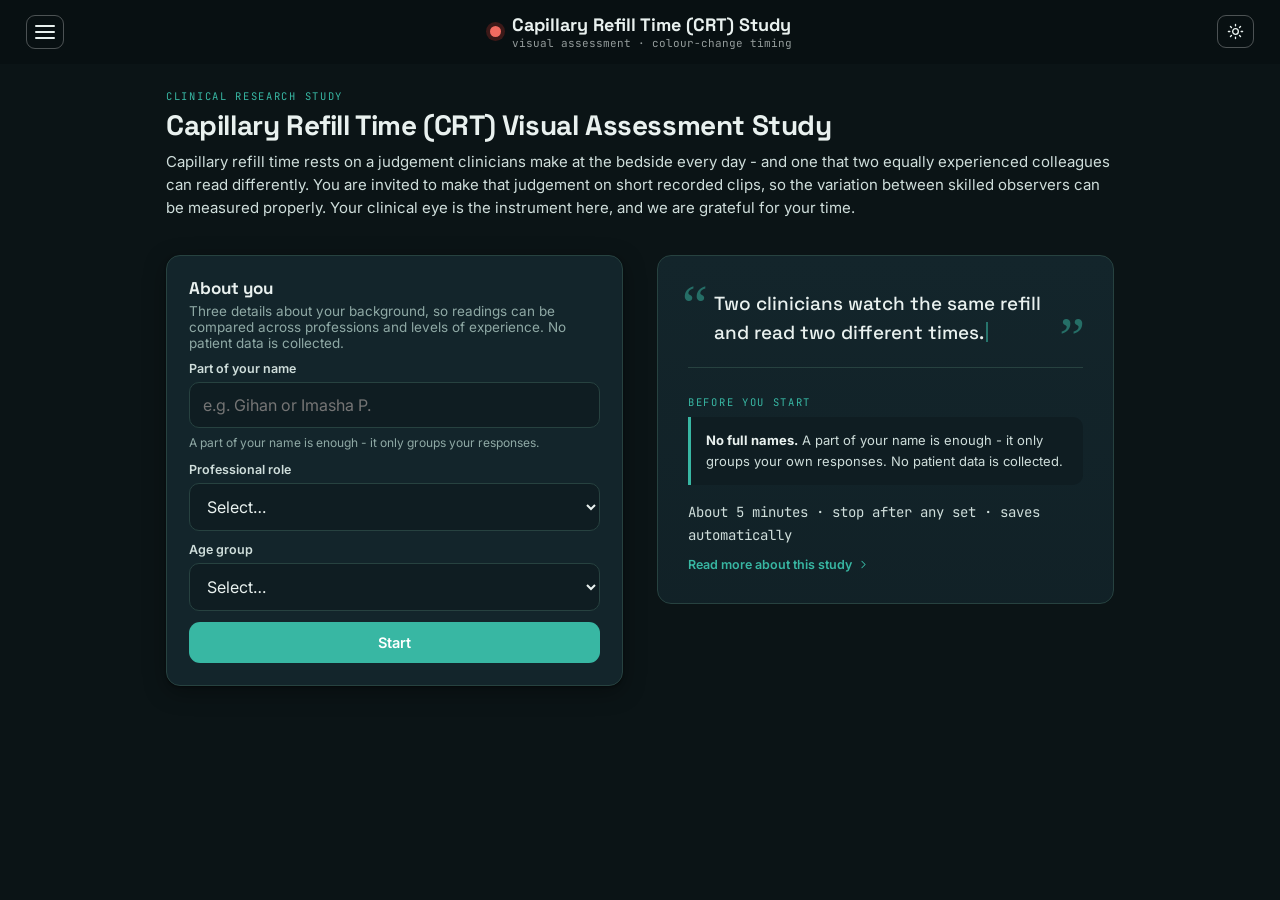
<file: index.html>
<!DOCTYPE html>
<html lang="en">
<head>
<meta charset="UTF-8">
<meta name="viewport" content="width=device-width, initial-scale=1.0, viewport-fit=cover">
<meta name="theme-color" content="#0E2A2F">
<!-- GitHub Pages can't set custom HTTP headers, so without this a browser
     that already has this page cached (typically a PC that visited before
     - a phone visiting for the first time just gets the latest by default)
     can keep serving that OLD copy indefinitely: old JS, missing whatever
     shipped since. These meta tags are the only cache-busting lever a
     static host like this leaves us. -->
<meta http-equiv="Cache-Control" content="no-cache, no-store, must-revalidate">
<meta http-equiv="Pragma" content="no-cache">
<meta http-equiv="Expires" content="0">
<title>Capillary Refill Time (CRT) Visual Assessment Study</title>
<link rel="preconnect" href="https://fonts.googleapis.com">
<link rel="preconnect" href="https://fonts.gstatic.com" crossorigin>
<link href="https://fonts.googleapis.com/css2?family=Space+Grotesk:wght@400;500;700&family=Inter:wght@400;500;600;700&family=JetBrains+Mono:wght@400;600;700&display=swap" rel="stylesheet">
<!-- ?v= is bumped on every styles.css change. Without it a browser can pair
     NEW html with a CACHED old stylesheet, which renders the page unstyled. -->
<link rel="stylesheet" href="styles.css?v=42">
<script>
  // Dark is the DEFAULT for this study - clips are judged on subtle skin
  // colour change, and a dark surround keeps the eye adapted and stops the
  // page glare from shifting how the video reads. Light is available, but
  // only when the viewer picks it. Applied before first paint (no flash).
  (() => {
    let t = null;
    try { t = localStorage.getItem('crt-theme'); } catch {}
    document.documentElement.setAttribute('data-theme', t === 'light' ? 'light' : 'dark');
  })();
</script>
</head>
<body>
<div class="hdr">
  <button class="menu-btn" id="menuBtn" aria-label="Open menu" aria-expanded="false"
          onclick="window.__act('drawer')">
    <span></span><span></span><span></span>
  </button>
  <div class="brand">
    <div class="dot"></div>
    <div>
      <h1>Capillary Refill Time (CRT) Study</h1>
      <div class="sub">visual assessment · colour-change timing</div>
    </div>
  </div>
  <div class="actions" id="hdrActions"></div>
</div>
<div id="drawerRoot"></div>

<div class="wrap" id="app"></div>

<script>
/* =========================================================================
   VIDEO LIBRARY

   Videos, collections, and their stamp metadata now come from Supabase
   (see the SUPABASE BACKEND block below). To add clips: upload the .mp4 to
   the Storage bucket and insert a matching row in the `videos` table - the
   app picks them up on the next reload. Nothing to edit here.

   fps defaults to 30 (used to turn the marked time into a frame number).
   If some clips run at another frame rate, add an override in FPS_OVERRIDES
   keyed by the video's storage_path.
   ========================================================================= */
const DEFAULT_FPS = 30;
const FPS_OVERRIDES = {
  // 'somefile.mp4': 60,
};

// Optional hand-listed videos (used as a fallback if folder listing is blocked,
// e.g. when opening index.html directly via file://). Same shape as before:
// { id, title, url, fps }
const MANUAL_COLLECTIONS = [];

// Populated at runtime from Supabase (falls back to MANUAL_COLLECTIONS).
let COLLECTIONS = MANUAL_COLLECTIONS.map(c => ({ ...c }));

const STORAGE_KEY = 'crt-study-annotations';
const SESSION_KEY = 'crt-study-session';
const THEME_KEY = 'crt-theme';
const INTRO_KEY = 'crt-intro-seen';   // login intro animation plays once per browser
const ONBOARD_KEY = 'crt-onboarding-seen';   // names that have finished the walkthrough
const FLAG_KEY = 'crt-flagged-clips-v2';     // clips already reported broken THIS browser (v2: drops false auto-flags)
const LAST_LOGIN_KEY = 'crt-last-login';     // name/role/age from the last sign-in on this device

/* =========================================================================
   SUPABASE BACKEND

   Videos + their stamp metadata are read from the `videos` table.
   The .mp4 files themselves are served from the public Storage bucket.
   Annotations are written directly into the `annotations` table.
   No Python helper and no local videos/ folder are needed anymore.
   ========================================================================= */
const SUPABASE_URL = 'https://nsmdjwgurzoyfkxatgzz.supabase.co';
const SUPABASE_ANON_KEY = 'sb_publishable_WSs9V5v6MUMCFtXJyF3opg_KkQGypYr';
const STORAGE_BUCKET = 'vids';
// Public URL prefix for objects in the bucket.
const BUCKET_PUBLIC_URL = `${SUPABASE_URL}/storage/v1/object/public/${STORAGE_BUCKET}/`;
// REST endpoints.
const REST_URL = `${SUPABASE_URL}/rest/v1`;
const SUPA_HEADERS = {
  'apikey': SUPABASE_ANON_KEY,
  'Authorization': `Bearer ${SUPABASE_ANON_KEY}`,
  'Content-Type': 'application/json'
};
</script>

<script>
(() => {
  const app = document.getElementById('app');
  const hdrActions = document.getElementById('hdrActions');
  let state = {
    view: 'login', user: null, marked: null, saving: false, msg: '', err: '', speed: 1,
    obPhase: 'cards',       // walkthrough phase: 'cards' (3 pages) then 'video'
    cardPage: 0,            // which of the 3 intro cards is showing
    onboardPage: 0,         // which of the demo video's stops the walkthrough is on
    obAtStop: false,        // true once the video has paused ON that stop's caption
    obBroken: false,        // the demo can't play at all - fall back to a plain stepper
    obImmersiveTried: false,// fullscreen / orientation-lock attempted once per walkthrough open
    onboardReplay: false,   // true when the walkthrough was re-opened from the player ("How it works")
    autoSkipStreak: 0,   // clips auto-skipped in a row (a run of these = an outage, not bad files)
    everPlayedAClip: false, // has ANY clip loaded this session - guards against "All done" when nothing ever played
    drawerOpen: false,   // the ☰ side menu
    aboutReturn: null,   // the view to come back to when leaving the About page
    // Feedback form (About page)
    fbText: '', fbEmail: '', fbSending: false, fbSent: false, fbGaveEmail: false, fbErr: '',
    // Clips flagged as broken this browser (localStorage, so a re-flag on
    // reload doesn't send a second report for the same clip).
    flaggedClips: new Set(loadFlaggedClips()),
    // The sign-in form's own fields, held in state (not just the DOM) so a
    // re-render - a failed validation, or the returning-participant lookup
    // landing - never wipes what someone already typed.
    formName: '', formStatus: '', formAge: '',
    returning: null,     // returning-participant lookup result, while the name field is being checked
    // "Continue as X" popup dismissed for this login screen - reset on
    // every logout so it offers again next time.
    rememberedDismissed: false,
    libraryError: '',    // why the clip library is empty, if it is
    orderSeed: null,     // seeds the tie-break shuffle in the serving queue
    queue: [],           // this participant's clips, in the order they'll see them
    qIndex: 0,           // how far along that queue they are
    queueReady: false
  };
  let prevView = null;            // drives the login typing replay
  restoreSession();               // survive page reloads (e.g. live-reload servers, accidental refresh)
  let annotations = loadAnnotations();

  const esc = s => String(s ?? '').replace(/[&<>"']/g, c => ({ '&': '&amp;', '<': '&lt;', '>': '&gt;', '"': '&quot;', "'": '&#39;' }[c]));
  const fmt = t => {
    if (t == null) return '--:--.--';
    const m = Math.floor(t / 60), s = t % 60;
    return String(m).padStart(2, '0') + ':' + s.toFixed(2).padStart(5, '0');
  };
  // The frame CONTAINING time t is floor(t*fps) - never round(), which would
  // report the next frame once t sits past a frame's midpoint.
  const frameOf = (t, fps) => Math.floor(t * (Number(fps) || 30) + 1e-6);

  /* ---------- persistence ---------- */
  function loadAnnotations() {
    try { return JSON.parse(localStorage.getItem(STORAGE_KEY) || '[]'); }
    catch { return []; }
  }
  function saveAnnotations() {
    localStorage.setItem(STORAGE_KEY, JSON.stringify(annotations));
  }

  /* ---------- session (login + position) survives a page reload ---------- */
  function saveSession() {
    try {
      if (!state.user) { localStorage.removeItem(SESSION_KEY); return; }
      localStorage.setItem(SESSION_KEY, JSON.stringify({
        user: state.user,
        // The queue is rebuilt from scratch on every load (it has to be - the
        // set of clips this person has already marked may have grown), so only
        // who they are and their draw order are worth keeping.
        orderSeed: state.orderSeed
      }));
    } catch {}
  }
  function restoreSession() {
    try {
      const s = JSON.parse(localStorage.getItem(SESSION_KEY) || 'null');
      if (s && s.user && s.user.name) {
        state.user = s.user;
        // Hold on the "preparing" card until the rebuilt queue arrives.
        state.view = 'loading';
        // Reuse the saved order so a refresh doesn't redraw a different one; a
        // session saved before this feature existed just gets one now.
        state.orderSeed = Number.isFinite(s.orderSeed) ? s.orderSeed : newOrderSeed();
        // marked/saving/messages always start clean after a reload.
        state.marked = null; state.saving = false; state.msg = ''; state.err = '';
        // A restored session skips the login screen, so the sign-in check
        // never runs for it - repeat the same per-name test here.
        if (!hasOnboarded(state.user.name)) { state.view = 'onboarding'; state.obPhase = 'cards'; state.cardPage = 0; state.onboardPage = 0; state.obAtStop = false; state.obBroken = false; state.obImmersiveTried = false; }
      }
    } catch {}
  }
  /* ---------- remembered login (survives Log out, unlike the session above) ----------
     A shared ward device gets logged out between shifts, but it's usually the
     same person coming back to work through their next set - so the LAST
     name/role/age used on this device is kept separately and offered back as
     a one-click "Continue as X" the next time the login screen is shown. */
  function saveLastLogin(user) {
    try { localStorage.setItem(LAST_LOGIN_KEY, JSON.stringify(user)); } catch {}
  }
  function loadLastLogin() {
    try {
      const u = JSON.parse(localStorage.getItem(LAST_LOGIN_KEY) || 'null');
      return (u && u.name && u.status) ? u : null;
    } catch { return null; }
  }
  /* ---------- who has seen the walkthrough ----------
     Gated per PARTICIPANT, not per browser. Several people share one phone in
     a ward, so a single "seen it" flag meant only the first of them ever got
     the explanation. Names are matched case- and space-insensitively; the old
     boolean flag parses to a non-array and is simply ignored, which shows the
     walkthrough again once - the safer way round. */
  function onboardedNames() {
    try {
      const raw = JSON.parse(localStorage.getItem(ONBOARD_KEY) || '[]');
      return Array.isArray(raw) ? raw : [];
    } catch { return []; }
  }
  // A function declaration, not a const arrow: restoreSession() runs during
  // start-up BEFORE this line, and a const would still be in its temporal dead
  // zone then - calling it threw "Cannot access 'nameKey' before initialization",
  // which the restore try/catch swallowed, silently skipping the walkthrough
  // check on every refresh. A hoisted function is safe to call from anywhere.
  function nameKey(n) { return String(n || '').trim().toLowerCase(); }
  function hasOnboarded(name) {
    const k = nameKey(name);
    return !!k && onboardedNames().includes(k);
  }
  function markOnboarded(name) {
    const k = nameKey(name);
    if (!k) return;
    const list = onboardedNames();
    if (list.includes(k)) return;
    list.push(k);
    // Keep the record from growing without bound on a shared device.
    try { localStorage.setItem(ONBOARD_KEY, JSON.stringify(list.slice(-200))); } catch {}
  }

  /* ---------- per-participant running order ----------
     With one fixed order, every participant annotates the same opening clips
     and the later ones collect almost nothing. Each sign-in draws a seed that
     shuffles BOTH the collections and the clips inside them, so one viewer
     opens on Collection 01, the next on Collection 03, and the workload
     spreads across the whole library. The seed is saved with the session, so
     a reload keeps the order steady mid-study; signing in again draws a fresh
     one. Marks are tied to clip ids (see isDone), so reordering never
     disturbs anything already recorded. */
  function newOrderSeed() {
    return Math.floor(Math.random() * 4294967296) >>> 0;
  }
  // mulberry32: tiny deterministic PRNG - one seed always yields one order.
  function seededRandom(seed) {
    let a = seed >>> 0;
    return function () {
      a = (a + 0x6D2B79F5) >>> 0;
      let t = Math.imul(a ^ (a >>> 15), 1 | a);
      t = (t + Math.imul(t ^ (t >>> 7), 61 | t)) ^ t;
      return ((t ^ (t >>> 14)) >>> 0) / 4294967296;
    };
  }
  function shuffled(list, rand) {
    const a = list.slice();
    for (let i = a.length - 1; i > 0; i--) {          // Fisher-Yates
      const j = Math.floor(rand() * (i + 1));
      [a[i], a[j]] = [a[j], a[i]];
    }
    return a;
  }
  /* ---------- the serving queue ----------
     Participants no longer pick a collection; the app hands them clips one
     after another. The order is chosen to even out coverage:

       1. drop every clip this person has already marked (never repeat one),
       2. sort what is left by how many marks each clip already carries,
          fewest first, so the quietest clips get served before the busy ones,
       3. shuffle WITHIN each equal-count tier, so two people signing in at
          the same moment aren't handed the identical clip.

     EXCEPT the core set: clips given a `core_order` in Studio ("Add to first
     10") come first, for everyone, in that fixed order - so every participant
     marks the same hand-picked clips and observers can be compared on common
     ground. Balancing applies only to what comes after them. A returning
     participant just continues: core clips they already marked are skipped
     like any other. See supabase_core_clips.sql.

     `times_annotated` comes from the videos table (see supabase_balancing.sql).
     If that column isn't there yet every clip reads as zero, the whole library
     lands in one tier, and step 3 alone still scatters people across it. */
  const SET_SIZE = 20;          // clips per run before we offer a breather
  let POOL = [];                // every clip, flat, exactly as fetched
  let discovery = null;         // resolves once the library has been loaded

  function buildQueue(seenIds) {
    const rand = seededRandom(state.orderSeed ?? newOrderSeed());
    const core = [];
    const tiers = new Map();
    for (const v of POOL) {
      if (v.videoId && seenIds.has(v.videoId)) continue;      // already marked
      if (v.coreOrder != null) { core.push(v); continue; }    // the fixed first set
      const n = Number(v.timesAnnotated) || 0;
      if (!tiers.has(n)) tiers.set(n, []);
      tiers.get(n).push(v);
    }
    const out = core.sort((a, b) => a.coreOrder - b.coreOrder);
    for (const n of [...tiers.keys()].sort((a, b) => a - b)) {
      out.push(...shuffled(tiers.get(n), rand));
    }
    return out;
  }

  /* Everything this participant has already marked - the browser's own record
     merged with the server's. Local alone would forget on a new phone or a
     cleared cache and start showing old clips again. */
  async function fetchSeen(name) {
    const ids = new Set();
    for (const a of annotations) {
      if (a.name === name && a.videoId) ids.add(a.videoId);
    }
    try {
      const res = await fetch(`${REST_URL}/rpc/crt_seen_videos`, {
        method: 'POST',
        headers: SUPA_HEADERS,
        body: JSON.stringify({ p_name: name })
      });
      if (res.ok) {
        for (const row of await res.json()) {
          const id = (row && row.video_id) || row;
          if (id) ids.add(id);
        }
      }
    } catch { /* helper not installed, or offline - the local record stands */ }
    return ids;
  }

  /* ---------- returning-participant lookup ----------
     Looks a typed name up against past submissions via the crt_lookup_participant
     RPC (see supabase_returning_users.sql). Returns null if the helper hasn't
     been installed yet, the request fails, or nobody matches - every one of
     those cases must leave the name field behaving exactly as it does today,
     never a stuck spinner or a console error. */
  async function lookupReturning(name) {
    try {
      const res = await fetch(`${REST_URL}/rpc/crt_lookup_participant`, {
        method: 'POST',
        headers: SUPA_HEADERS,
        body: JSON.stringify({ p_name: name })
      });
      if (!res.ok) return null;              // RPC missing (SQL not run yet) or rejected
      const rows = await res.json();
      const row = Array.isArray(rows) ? rows[0] : rows;
      if (!row || !row.exists_flag) return null;
      return {
        canonicalName: row.canonical_name || name,
        role: row.role || '',
        ageGroup: row.age_group || '',
        nextSuffix: Number(row.next_suffix) || 2
      };
    } catch { return null; }                 // offline, CORS, or any other network failure
  }

  /* =========================================================================
     FEEDBACK DELIVERY

     This is a static site (GitHub Pages) with no server of its own, so the
     feedback form posts to FormSubmit, which forwards it as an email.

     TWO THINGS TO KNOW:
     1. The FIRST message sent through this triggers a one-time confirmation
        email from FormSubmit to the address below. Until that link is
        clicked, nothing is delivered.
     2. The address below is visible in this file's source, so scrapers can
        read it. To hide it, send one message, then take the alias FormSubmit
        emails you (it looks like formsubmit.co/ajax/xxxxxxxxxxxx) and put
        that in FEEDBACK_ENDPOINT instead of the plain address.

     If the request fails for any reason the form offers a plain mailto:
     link instead, so feedback is never simply lost.
     ========================================================================= */
  const FEEDBACK_TO = 'nilaweeravenujamsi@gmail.com';
  const FEEDBACK_ENDPOINT = `https://formsubmit.co/ajax/${FEEDBACK_TO}`;
  const FEEDBACK_SUBJECT = 'CRT feedback';

  function mailtoFallback() {
    const body = encodeURIComponent(state.fbText || '');
    return `mailto:${FEEDBACK_TO}?subject=${encodeURIComponent(FEEDBACK_SUBJECT)}&body=${body}`;
  }

  async function sendFeedback(message, replyTo, subject) {
    const res = await fetch(FEEDBACK_ENDPOINT, {
      method: 'POST',
      headers: { 'Content-Type': 'application/json', 'Accept': 'application/json' },
      body: JSON.stringify({
        _subject: subject || FEEDBACK_SUBJECT,
        _template: 'table',
        message,
        // Only sent when they actually asked for a reply; FormSubmit uses
        // _replyto as the Reply-To header so hitting reply just works.
        ...(replyTo ? { _replyto: replyTo, email: replyTo } : {}),
        page: location.href,
        participant: (state.user && state.user.name) || '(not signed in)'
      })
    });
    if (!res.ok) throw new Error(`Feedback service returned ${res.status}`);
    return true;
  }

  /* ---------- "flag a problem with this clip" ----------
     A one-click escape hatch for a clip that won't play, distinct from
     "Skip clip": Skip just moves on silently; this tells the research team
     WHICH clip failed, with no typing required. Sent through the same
     FormSubmit endpoint as the feedback form, but with its own subject line
     ("CRT video issue") so the two are easy to tell apart in an inbox. */
  function loadFlaggedClips() {
    try { return JSON.parse(localStorage.getItem(FLAG_KEY) || '[]'); }
    catch { return []; }
  }
  function saveFlaggedClips() {
    try { localStorage.setItem(FLAG_KEY, JSON.stringify([...state.flaggedClips].slice(-500))); }
    catch {}
  }
  function reportBrokenClip(clip, auto) {
    const who = state.user ? `${state.user.name} · ${state.user.status}` : '(not signed in)';
    const how = auto
      ? 'A clip failed to load and the site skipped it automatically.'
      : 'A participant flagged a clip as not playing.';
    const message =
      `${how}\n\n` +
      `Clip: ${clip.title || '(untitled)'}\n` +
      `Video id: ${clip.videoId || clip.id}\n` +
      `File: ${clip.file || '(unknown)'}\n` +
      `Collection: ${clip.collectionName || '(none)'}\n` +
      `Reported by: ${who}`;
    return sendFeedback(message, '', 'CRT video issue');
  }

  /* A clip the browser cannot play (corrupt file, unreachable object) must not
     strand the participant - least of all on clip 1, where it reads as "the
     whole study is broken" and they leave. When that happens the site reports
     which clip failed (so the team can fix it in Studio) and moves on by
     itself, exactly as pressing Skip would.

     A guard rail: if clips keep failing one after another, that is a dropped
     connection, not a run of individually bad files, so after a few in a row
     it stops rather than silently blowing through the whole set - and says the
     clips are not loading, which is the honest message and offers a retry. */
  const AUTO_SKIP_LIMIT = 4;
  const autoReportedClips = new Set();
  function autoSkipBrokenClip(clip) {
    if (clip) {
      // Deduped in memory only: an automatic report must not mark the clip as
      // "reported" for the participant's own Flag button on this browser.
      const key = clipKey(clip);
      if (key && !autoReportedClips.has(key)) {
        autoReportedClips.add(key);
        // Best effort: the skip must happen whether or not the email sends.
        try { reportBrokenClip(clip, true).catch(() => {}); } catch {}
      }
    }
    state.autoSkipStreak = (state.autoSkipStreak || 0) + 1;
    // Two ways this is an outage rather than a stray bad file:
    //   - several clips fail back-to-back (a dropped connection mid-run), or
    //   - we are about to run off the end of the queue having NEVER managed to
    //     play a single clip. Landing on "All done - you've marked every clip"
    //     when nothing ever loaded would be a flat lie.
    const reachesEnd = state.qIndex + 1 >= state.queue.length;
    if (state.autoSkipStreak >= AUTO_SKIP_LIMIT ||
        (reachesEnd && !state.everPlayedAClip)) {
      state.autoSkipStreak = 0;
      state.libraryError = 'The clips are not loading. This is usually a '
        + 'connection problem - please check your internet and try again.';
      state.view = 'nolibrary';
      return render();
    }
    return advanceQueue();
  }

  /* ---------- full-clip preload ----------
     Clips used to stream straight from Supabase Storage, so a slow
     connection could stutter mid-playback. Each clip is now fully fetched
     into memory FIRST and played back from that local copy - see
     attachVideoEvents() for where a clip's <video src> gets filled in once
     this resolves. Held in memory only (a Blob + an object: URL); nothing
     touches disk, and nothing needs a storage permission. */
  const clipBlobCache = new Map();       // clip key -> blob: URL
  const clipBlobOrder = [];              // clip keys, oldest use first
  const clipFetchPromises = new Map();   // clip key -> in-flight Promise<url|null>
  const CLIP_CACHE_LIMIT = 4;            // current clip + a couple prefetched + slack

  // videoId (the Supabase row's UUID) uniquely identifies a clip; falls back
  // to the local id for the rare case a clip has no DB row behind it.
  function clipKey(c) { return (c && (c.videoId || c.id)) || null; }

  // Marks a clip as just-used and evicts the LEAST recently used one once
  // the cache is over its limit - except whatever is on screen right now,
  // which must never be revoked out from under the <video> element.
  function touchClipCache(key) {
    const i = clipBlobOrder.indexOf(key);
    if (i !== -1) clipBlobOrder.splice(i, 1);
    clipBlobOrder.push(key);
    while (clipBlobOrder.length > CLIP_CACHE_LIMIT) {
      const evictKey = clipBlobOrder[0];
      if (evictKey === clipKey(currentClip())) break;
      clipBlobOrder.shift();
      const url = clipBlobCache.get(evictKey);
      if (url) { try { URL.revokeObjectURL(url); } catch {} }
      clipBlobCache.delete(evictKey);
    }
  }

  // Downloads one clip's .mp4 in full, reporting progress (0-99; the last
  // 1% covers turning the bytes into a Blob) when the response carries a
  // Content-Length. Degrades to an indeterminate download (no onProgress
  // calls) when the server doesn't send one - still resolves once done.
  function fetchClipBlob(url, onProgress) {
    return fetch(url).then(res => {
      if (!res.ok) throw new Error(`clip fetch failed (${res.status})`);
      const total = Number(res.headers.get('Content-Length')) || 0;
      if (!res.body || !total || !onProgress) return res.blob();
      const reader = res.body.getReader();
      const chunks = [];
      let received = 0;
      const pump = () => reader.read().then(({ done, value }) => {
        if (done) return new Blob(chunks);
        chunks.push(value);
        received += value.length;
        onProgress(Math.min(99, Math.round((received / total) * 100)));
        return pump();
      });
      return pump();
    }).then(blob => URL.createObjectURL(blob));
  }

  // Ensures `clip` has a cached, fully-downloaded blob: URL - reusing a
  // cached one or an in-flight fetch already under way for it. NEVER
  // rejects: resolves to null on any failure, so callers fall back to the
  // clip's plain direct Storage URL and playback still works, just
  // streamed the ordinary way instead of preloaded.
  function ensureClipReady(clip, onProgress) {
    const key = clipKey(clip);
    if (!key) return Promise.resolve(null);
    if (clipBlobCache.has(key)) { touchClipCache(key); return Promise.resolve(clipBlobCache.get(key)); }
    let p = clipFetchPromises.get(key);
    if (!p) {
      p = fetchClipBlob(clip.url, onProgress)
        .then(url => { clipBlobCache.set(key, url); touchClipCache(key); return url; })
        .catch(() => null)
        .finally(() => clipFetchPromises.delete(key));
      clipFetchPromises.set(key, p);
    }
    return p;
  }

  // Quietly warms the cache for the next couple of clips in the queue, so
  // they're often already local by the time the participant reaches them.
  // Fire-and-forget and best-effort - never awaited, never delays the
  // CURRENT clip's own load.
  function prefetchAhead() {
    for (let i = state.qIndex + 1; i < Math.min(state.qIndex + 3, state.queue.length); i++) {
      const c = state.queue[i];
      const key = clipKey(c);
      if (c && key && !clipBlobCache.has(key) && !clipFetchPromises.has(key)) ensureClipReady(c);
    }
  }

  async function prepareQueue() {
    try { await discovery; } catch {}
    const seen = state.user ? await fetchSeen(state.user.name) : new Set();
    state.queue = buildQueue(seen);
    state.qIndex = 0;
    state.queueReady = true;
  }

  const currentClip = () => (state.queue && state.queue[state.qIndex]) || null;
  /* Step to the next clip in the queue. At a set boundary the run pauses on the
     "set complete" screen instead of rolling straight on; once the queue is
     exhausted there is nothing left to mark. Used both after a saved mark and
     by the plain "Skip clip" button, so the two can never drift apart. */
  function advanceQueue() {
    state.qIndex += 1;
    state.marked = null; state.msg = ''; state.err = '';
    if (state.qIndex >= state.queue.length) state.view = noClipView();
    else if (state.qIndex % SET_SIZE === 0) state.view = 'setdone';
    else state.view = 'player';
    return render();
  }
  /* Where to go when there is no clip to show. "All done" is only honest if
     the library actually loaded and this person has worked through it; if the
     library itself is empty or unreachable, that is a fault to report, not a
     finish line to congratulate someone on. */
  const noClipView = () => (POOL.length ? 'finished' : 'nolibrary');
  const nextView = () => (currentClip() ? 'player' : noClipView());
  // How far through the current run of SET_SIZE they are.
  const setDone = () => state.qIndex % SET_SIZE;
  const setNumber = () => Math.floor(state.qIndex / SET_SIZE) + 1;
  // Clips left in this run - a final short set is normal near the end.
  const setTotal = () => Math.min(SET_SIZE, state.queue.length - (setNumber() - 1) * SET_SIZE);

  /* ---------- icons ----------
     Inline SVG rather than emoji: emoji render differently on every platform
     (and often in full colour), which fights the palette and looks unlike a
     clinical tool. These are stroke icons that inherit currentColor, so they
     stay correct in both themes at any size. */
  const ICON = {
    sun:   '<circle cx="12" cy="12" r="4"/><path d="M12 2v2M12 20v2M4.9 4.9l1.4 1.4M17.7 17.7l1.4 1.4M2 12h2M20 12h2M4.9 19.1l1.4-1.4M17.7 6.3l1.4-1.4"/>',
    moon:  '<path d="M21 12.8A9 9 0 1 1 11.2 3a7 7 0 0 0 9.8 9.8z"/>',
    logout:'<path d="M9 21H5a2 2 0 0 1-2-2V5a2 2 0 0 1 2-2h4"/><path d="m16 17 5-5-5-5"/><path d="M21 12H9"/>',
    down:  '<path d="M21 15v4a2 2 0 0 1-2 2H5a2 2 0 0 1-2-2v-4"/><path d="m7 10 5 5 5-5"/><path d="M12 15V3"/>',
    retry: '<path d="M3 12a9 9 0 1 0 3-6.7L3 8"/><path d="M3 3v5h5"/>',
    back:  '<path d="m15 18-6-6 6-6"/>',
    fwd:   '<path d="m9 18 6-6-6-6"/>',
    folder:'<path d="M4 20a2 2 0 0 1-2-2V6a2 2 0 0 1 2-2h4.9a2 2 0 0 1 1.7.9l.9 1.4a2 2 0 0 0 1.7.9H20a2 2 0 0 1 2 2v9a2 2 0 0 1-2 2z"/>',
    check: '<path d="M20 6 9 17l-5-5"/>',
    dot:   '<circle cx="12" cy="12" r="7" fill="currentColor" stroke="none"/>',
    close: '<path d="M18 6 6 18M6 6l12 12"/>',
    flag:  '<path d="M5 21V4"/><path d="M5 4h13l-3 4 3 4H5"/>',
    help:  '<circle cx="12" cy="12" r="9"/><path d="M9.2 9.3a2.8 2.8 0 0 1 5.4 1c0 1.9-2.8 2.5-2.8 2.5"/><path d="M12 17h.01"/>',
  };
  // size: px. Stroke width scales down a little on big icons so weight looks even.
  function icon(name, size = 17) {
    const d = ICON[name];
    if (!d) return '';
    return `<svg class="ic" width="${size}" height="${size}" viewBox="0 0 24 24" `
         + `fill="none" stroke="currentColor" stroke-width="1.9" stroke-linecap="round" `
         + `stroke-linejoin="round" aria-hidden="true" focusable="false">${d}</svg>`;
  }

  /* ---------- theme ---------- */
  function currentTheme() {
    // Dark unless the viewer has explicitly switched to light.
    return document.documentElement.getAttribute('data-theme') === 'light' ? 'light' : 'dark';
  }
  function toggleTheme() {
    const next = currentTheme() === 'dark' ? 'light' : 'dark';
    document.documentElement.setAttribute('data-theme', next);
    try { localStorage.setItem(THEME_KEY, next); } catch {}
    render();
  }

  // Skip, or reaching the last page's Start button, both end onboarding the
  // same way: gate it shut for this browser and drop into Collections.
  function finishOnboarding() {
    obExitImmersive();   // drop fullscreen / orientation lock on the way out
    // Re-opened from the player ("How it works")? Just go back to the clip
    // they were on - don't touch the first-run gate or the queue.
    if (state.onboardReplay) {
      state.onboardReplay = false;
      state.onboardPage = 0;
      state.view = 'player';
      return render();
    }
    markOnboarded(state.user && state.user.name);
    state.onboardPage = 0;
    // Straight into the first clip - there is nothing to choose.
    state.view = state.queueReady ? nextView() : 'loading';
    return render();
  }

  // Write one annotation row into the Supabase `annotations` table.
  // Keeps the same function name so the rest of the app (queue, retry,
  // offline resilience) is untouched.
  async function saveToExcel(payload) {
    // Map the app's payload onto the annotations table columns.
    const row = {
      display_name: payload.name,
      role: payload.status,
      age_group: payload.age,
      video_id: payload.videoId || null,
      skipped: false,
      mark_file_time_s: payload.rawTimeSeconds === '' ? null : payload.rawTimeSeconds,
      frame_number: payload.frameIndex === '' ? null : payload.frameIndex,
      crt_s: payload.crtSeconds === '' ? null : payload.crtSeconds,
      fps_used: payload.fps === '' ? null : payload.fps,
      release_file_time_s: payload.stampTimeSeconds === '' ? null : payload.stampTimeSeconds,
      stamp_frame_used: payload.stampFrame === '' ? null : payload.stampFrame,
      submitted_at: payload.submittedAt
    };
    // return=minimal → Supabase won't try to SELECT the row back after
    // insert, so we don't need a public read policy on `annotations`
    // (participants can submit but never read others' marks).
    const response = await fetch(`${REST_URL}/annotations`, {
      method: 'POST',
      headers: { ...SUPA_HEADERS, 'Prefer': 'return=minimal' },
      body: JSON.stringify(row)
    });
    if (!response.ok) {
      const text = await response.text().catch(() => '');
      throw new Error(text || `Supabase rejected the annotation (${response.status}).`);
    }
    return { ok: true };
  }

  /* ---------- reveal on scroll ----------
     The About page lands as one tall block of text; letting each section
     arrive as it scrolls into view makes it feel written for the reader
     rather than dumped on them.

     Progressive enhancement on purpose: the class that HIDES a section is
     added here in JS, never in the stylesheet. If this never runs - reduced
     motion, a thrown error earlier in render - every section is simply
     visible, which is the safe way to fail.

     This checks each pending section's POSITION once per scroll frame rather
     than using an IntersectionObserver. An observer only fires when a section
     crosses a threshold, and a jump - the drawer's "Send feedback" scrolls
     straight down to #feedback, and Cmd/Ctrl+End does the same - can carry a
     whole section from below the fold to above it between two frames. The
     observer never fires for it and it stays blank behind the reader. A
     position check has no such blind spot: anything at or above the reveal
     line is revealed, however it got there. */
  let revealPending = [];
  let revealQueued = false;
  function revealSweep() {
    revealQueued = false;
    const line = window.innerHeight * 0.92;     // where a section reveals
    revealPending = revealPending.filter(el => {
      // A detached element (the view changed under us) reports all zeros, so
      // it falls through here and drops off the list by itself.
      if (el.getBoundingClientRect().top >= line) return true;
      el.classList.add('in');
      return false;
    });
    if (!revealPending.length) {
      window.removeEventListener('scroll', onRevealScroll, true);
      window.removeEventListener('resize', onRevealScroll);
    }
  }
  function onRevealScroll() {
    if (revealQueued) return;                   // at most one sweep per frame
    revealQueued = true;
    requestAnimationFrame(revealSweep);
  }
  function setupReveals() {
    const reduce = window.matchMedia &&
                   window.matchMedia('(prefers-reduced-motion: reduce)').matches;
    if (reduce) return;
    const fresh = [];
    document.querySelectorAll('.about-hero, .about-sec, .about-credit').forEach(el => {
      if (el.dataset.reveal) return;            // already handled this element
      el.dataset.reveal = '1';
      el.classList.add('reveal');
      fresh.push(el);
    });
    if (!fresh.length) return;
    revealPending = revealPending.concat(fresh);
    // capture:true so a scroll inside a nested scroller counts too
    window.addEventListener('scroll', onRevealScroll, true);
    window.addEventListener('resize', onRevealScroll);
    requestAnimationFrame(revealSweep);         // whatever is already in view
  }

  /* ---------- pointer glow ----------
     A soft light that follows the cursor across the sign-in cards, so the page
     feels responsive under the hand rather than flat. Enhancement only: it
     runs solely on a real mouse (hover + fine pointer) and never under reduced
     motion. On a phone, or if it never runs, the cards are exactly as before.
     A render replaces the DOM, so the listeners are re-attached each time; the
     dataset guard stops the same node being wired twice. rAF-throttled so a
     fast mouse can't schedule more than one style write per frame. */
  function setupPointerGlow() {
    if (!window.matchMedia) return;
    if (!window.matchMedia('(hover: hover) and (pointer: fine)').matches) return;
    if (window.matchMedia('(prefers-reduced-motion: reduce)').matches) return;
    document.querySelectorAll('.login-card, .about-panel').forEach(card => {
      if (card.dataset.glow) return;
      card.dataset.glow = '1';
      let queued = false, lx = 0, ly = 0;
      card.addEventListener('pointermove', e => {
        const r = card.getBoundingClientRect();
        lx = (e.clientX - r.left) / r.width * 100;
        ly = (e.clientY - r.top) / r.height * 100;
        if (queued) return;
        queued = true;
        requestAnimationFrame(() => {
          queued = false;
          card.style.setProperty('--mx', lx + '%');
          card.style.setProperty('--my', ly + '%');
        });
      });
    });
  }

  /* ---------- render ---------- */
  function render() {
    saveSession();
    document.body.dataset.view = state.view;
    const dark = currentTheme() === 'dark';
    let actions = `<button class="icon-btn square" title="Switch to ${dark ? 'light' : 'dark'} mode"
      aria-label="Switch to ${dark ? 'light' : 'dark'} mode" onclick="window.__act('theme')">${icon(dark ? 'sun' : 'moon')}</button>`;
    if (state.user) {
      actions += `<span class="who">${esc(state.user.name)} · ${esc(state.user.status)}</span>`;
      const pending = annotations.filter(a => a.synced === false).length;
      if (pending) actions += `<button class="sync-warn" title="${pending} mark(s) not yet saved - click to retry" onclick="window.__act('retrysync')">${icon('retry', 15)} ${pending} unsaved</button>`;
      actions += `<button onclick="window.__act('logout')">${icon('logout', 15)} Log out</button>`;
    }
    hdrActions.innerHTML = actions;

    let html = '';
    if (state.view === 'login') html = viewLogin();
    else if (state.view === 'onboarding') html = viewOnboarding();
    else if (state.view === 'loading') html = viewLoading();
    else if (state.view === 'setdone') html = viewSetDone();
    else if (state.view === 'finished') html = viewFinished();
    else if (state.view === 'nolibrary') html = viewLibraryUnavailable();
    else if (state.view === 'paused') html = viewPaused();
    else if (state.view === 'player') html = viewPlayer();
    else if (state.view === 'about') html = viewAbout();
    app.innerHTML = html;
    renderDrawer();
    setupReveals();
    setupPointerGlow();

    if (state.view === 'player') { attachVideoEvents(); startClock(); } else stopClock();
    // The walkthrough's <video> is a fresh element on every full render -
    // wire up its stop-watcher and start it playing if the screen allows.
    if (state.view === 'onboarding' && state.obPhase === 'video') {
      syncOnboardVideo();
      obMaybeShowRotate();
      // Fullscreen needs a user gesture; the card's "Watch the demo" tap
      // renders synchronously inside that gesture, so this call rides it.
      if (!state.obImmersiveTried) { state.obImmersiveTried = true; obEnterImmersive(); }
    }

    // Replay the typing when the viewer ARRIVES at the login screen (initial
    // load or after logging out), not on a validation re-render.
    if (state.view === 'login') {
      typeQuote(prevView !== 'login');
      try { localStorage.setItem(INTRO_KEY, '1'); } catch {}
    }
    prevView = state.view;
    primeBackTrap();
  }

  /* ---------- browser / phone Back button ----------
     This is a single page with no URL routes, so the device Back button would
     otherwise leave the site entirely from any screen - on a phone, where the
     header and breadcrumb are hidden in the player, that felt like the app
     just quit. Keep one extra history entry parked ahead of the app; when Back
     consumes it, step UP one level (player → video list → collections) and
     re-arm, so Back only leaves the site from the collections menu itself. */
  let backTrapPrimed = false;
  function primeBackTrap() {
    if (backTrapPrimed) return;
    // Only start trapping once the viewer is actually inside the app.
    if (!state.user || state.view === 'login') return;
    try { history.pushState({ crtTrap: 1 }, ''); backTrapPrimed = true; } catch {}
  }
  window.addEventListener('popstate', () => {
    if (!backTrapPrimed) return;               // trap not armed yet - let it be
    // The drawer and the About page are the first things Back should undo -
    // on a phone, Back is how people expect to close a menu or leave a
    // sub-page, not how they expect to leave the site.
    if (state.drawerOpen) {
      state.drawerOpen = false; renderDrawer();
      try { history.pushState({ crtTrap: 1 }, ''); } catch {}
      return;
    }
    if (state.view === 'about') {
      window.__act('aboutback');
      try { history.pushState({ crtTrap: 1 }, ''); } catch {}
      return;
    }
    if (state.view === 'player') {
      // There is no list to climb back to any more, so Back pauses the run -
      // which is also the one place that offers a deliberate way out.
      state.marked = null; state.msg = ''; state.err = '';
      state.view = 'paused';
      stopClock(); render();
      try { history.pushState({ crtTrap: 1 }, ''); } catch {}
    } else if (state.view === 'onboarding') {
      // Don't let Back drop out of the walkthrough into a blank history slot.
      render();
      try { history.pushState({ crtTrap: 1 }, ''); } catch {}
    }
    // paused / setdone / finished / login: let Back proceed and leave the site.
  });

  // The quote types itself out on the first paint of each page load. Typing
  // is done in JS rather than a CSS steps() animation because the line wraps:
  // a width-based reveal would clip mid-word at narrow widths.
  const QUOTE = 'Two clinicians watch the same refill and read two different times.';
  // Replays every time the login screen is ENTERED - first load, and again
  // after a logout - but not on the re-render a failed validation causes,
  // which would restart the text mid-read.
  let typingRun = 0;

  function typeQuote(replay) {
    const el = document.getElementById('typed');
    if (!el) return;
    const reduce = window.matchMedia &&
                   window.matchMedia('(prefers-reduced-motion: reduce)').matches;
    if (!replay || reduce) {       // just a re-render, or the viewer opted out
      el.textContent = QUOTE;
      el.closest('.about-quote')?.classList.add('done');
      return;
    }
    const run = ++typingRun;       // a newer run cancels this one
    el.textContent = '';
    let i = 0;
    const tick = () => {
      if (run !== typingRun) return;                   // superseded by a newer run
      if (!document.getElementById('typed')) return;   // view changed mid-type
      el.textContent = QUOTE.slice(0, ++i);
      if (i < QUOTE.length) {
        // Slight pause after punctuation reads more like a person typing.
        const c = QUOTE[i - 1];
        setTimeout(tick, c === ',' ? 190 : c === '.' ? 260 : 26 + Math.random() * 34);
      } else {
        el.closest('.about-quote')?.classList.add('done');
      }
    };
    setTimeout(tick, 420);
  }

  /* Inline "welcome back" confirm shown under the name field once a lookup
     resolves. Never auto-submits - it fills the fields and lets the
     participant press Continue or Start themselves. */
  function viewReturningConfirm() {
    const r = state.returning;
    if (!r || !r.exists) return '';   // nothing to show, or a name nobody has used before
    return `<div class="name-confirm">
      <p>Welcome back, <b>${esc(r.canonicalName)}</b> - continue where you left off?</p>
      <div class="name-confirm-actions">
        <button class="btn nextvid small" onclick="window.__act('namecontinue')">Continue ${icon('fwd', 14)}</button>
        <button class="link-btn" onclick="window.__act('namedifferent')">I'm a different person with the same name</button>
      </div>
    </div>`;
  }

  /* A shared ward device gets logged out between shifts, but it's usually
     the same person typing their own name back in for the next set - so as
     soon as what they've typed could be the start of the last name used on
     THIS device (device-local, no server round trip), offer to fill in the
     rest and sign back in. Nothing shows before typing starts, and nothing
     shows once the server-verified returning-participant confirm below has
     resolved for this exact name - no point asking the same question twice. */
  function matchingRememberedLogin(typed) {
    if (state.rememberedDismissed) return null;
    const t = (typed || '').trim().toLowerCase();
    if (!t) return null;
    const last = loadLastLogin();
    if (!last) return null;
    if (!last.name.trim().toLowerCase().startsWith(t)) return null;
    return last;
  }
  function rememberedConfirmHtml() {
    if (state.returning && state.returning.exists) return '';
    const last = matchingRememberedLogin(state.formName);
    if (!last) return '';
    return `<div class="name-confirm">
      <p>Continue as <b>${esc(last.name)}</b> - ${esc(last.status)}${last.age ? ` · ${esc(last.age)}` : ''}?</p>
      <div class="name-confirm-actions">
        <button class="btn nextvid small" onclick="window.__act('lastlogincontinue')">Continue ${icon('fwd', 14)}</button>
        <button class="link-btn" onclick="window.__act('lastlogindifferent')">Not you? Keep typing</button>
      </div>
    </div>`;
  }
  function renderRememberedConfirm() {
    const el = document.getElementById('rememberedConfirm');
    if (el) el.innerHTML = rememberedConfirmHtml();
  }

  function viewLogin() {
    // The intro animation plays once per browser, not on every re-render
    // (a failed validation re-renders this view and replaying it would nag).
    let seen = false;
    try { seen = localStorage.getItem(INTRO_KEY) === '1'; } catch {}
    const anim = seen ? '' : ' intro';

    return `<div class="login-layout${anim}">
      <!-- Reading order is fixed: the study is NAMED first, then explained in
           two lines, and only then are any details asked for. The hero spans
           both columns so that order holds on a wide screen too, where the
           form and the panel sit side by side. -->
      <header class="study-hero">
        <span class="hero-eyebrow">Clinical research study</span>
        <h2 class="hero-title">Capillary Refill Time (CRT) Visual Assessment Study</h2>
        <p class="hero-lede">Capillary refill time rests on a judgement clinicians make at the bedside
        every day - and one that two equally experienced colleagues can read differently. You are invited
        to make that judgement on short recorded clips, so the variation between skilled observers can be
        measured properly. Your clinical eye is the instrument here, and we are grateful for your time.</p>
      </header>

      <div class="card login-card">
        <div class="page-head">
          <h2>About you</h2>
          <p class="muted">Three details about your background, so readings can be compared across
          professions and levels of experience. No patient data is collected.</p>
        </div>
        <div class="field">
          <label for="f-name">Part of your name</label>
          <input id="f-name" placeholder="e.g. Gihan or Imasha P." autocomplete="off" maxlength="40"
                 value="${esc(state.formName)}"
                 oninput="window.__formInput('formName', this.value)"
                 onblur="window.__act('namecheck')">
          <span class="field-hint">A part of your name is enough - it only groups your responses.</span>
          <div id="rememberedConfirm">${rememberedConfirmHtml()}</div>
          ${viewReturningConfirm()}
        </div>
        <div class="field"><label for="f-status">Professional role</label>
          <select id="f-status" onchange="window.__formInput('formStatus', this.value)">
            <option value="">Select…</option>
            ${['Nurse', 'Doctor', 'Medical student', 'Paramedic', 'Researcher', 'Other']
              .map(o => `<option ${state.formStatus === o ? 'selected' : ''}>${o}</option>`).join('')}
          </select></div>
        <div class="field"><label for="f-age">Age group</label>
          <select id="f-age" onchange="window.__formInput('formAge', this.value)">
            <option value="">Select…</option>
            ${['18-24', '25-34', '35-44', '45-54', '55+']
              .map(o => `<option ${state.formAge === o ? 'selected' : ''}>${o}</option>`).join('')}
          </select></div>
        <button class="btn block" onclick="window.__act('login')">Start</button>
        ${state.err ? `<div class="err">${esc(state.err)}</div>` : ''}
      </div>

      <aside class="about-panel">
        <figure class="about-quote">
          <span class="qm open" aria-hidden="true">&ldquo;</span>
          <blockquote><span id="typed"></span><span class="caret" aria-hidden="true"></span></blockquote>
          <span class="qm close" aria-hidden="true">&rdquo;</span>
        </figure>

        <!-- The study itself is introduced in the hero above and the walkthrough
             after sign-in walks through how it works step by step, so this panel
             carries only what a participant still needs to know BEFORE they
             agree to take part: what it costs them, and what is recorded. -->
        <div class="about-body">
          <span class="about-eyebrow">Before you start</span>

          <div class="about-note">
            <b>No full names.</b> A part of your name is enough - it only groups your own responses. No patient data is collected.
          </div>

          <p class="about-foot">About 5 minutes · stop after any set · saves automatically</p>
          <button class="about-more" onclick="window.__act('about')">Read more about this study ${icon('fwd', 13)}</button>
        </div>
      </aside>
    </div>`;
  }

  /* =========================================================================
     SIDE DRAWER
     The ☰ button in the header opens this. Rendered into its own root
     outside #app so it survives every view change and overlays the header
     too - the drawer is site navigation, not part of any one screen.
     ========================================================================= */
  function renderDrawer() {
    const root = document.getElementById('drawerRoot');
    const btn = document.getElementById('menuBtn');
    if (btn) btn.setAttribute('aria-expanded', state.drawerOpen ? 'true' : 'false');
    if (!root) return;
    if (!state.drawerOpen) { root.innerHTML = ''; return; }
    const onAbout = state.view === 'about';
    root.innerHTML = `
      <div class="drawer-backdrop" onclick="window.__act('drawerclose')"></div>
      <nav class="drawer" role="dialog" aria-modal="true" aria-label="Menu">
        <div class="drawer-head">
          <span class="drawer-title">Menu</span>
          <button class="drawer-close" onclick="window.__act('drawerclose')" aria-label="Close menu">${icon('close', 18)}</button>
        </div>
        <button class="drawer-link ${onAbout ? '' : 'active'}" onclick="window.__act('drawerhome')">
          ${icon('dot', 13)} <span>The study</span>
        </button>
        <button class="drawer-link ${onAbout ? 'active' : ''}" onclick="window.__act('about')">
          ${icon('folder', 15)} <span>About this research</span>
        </button>
        <button class="drawer-link" onclick="window.__act('aboutfeedback')">
          ${icon('fwd', 15)} <span>Send feedback</span>
        </button>
        <div class="drawer-foot">
          <button class="drawer-link small" onclick="window.__act('theme')">
            ${icon(currentTheme() === 'dark' ? 'sun' : 'moon', 15)}
            <span>${currentTheme() === 'dark' ? 'Light mode' : 'Dark mode'}</span>
          </button>
        </div>
      </nav>`;
  }

  /* =========================================================================
     ABOUT PAGE  (full screen)

     Everything factual here describes the study itself and is safe to state.
     The team is filled in (see the Supervisor/Co-Supervisor/External
     Supervisor/Researchers facts below and assets/about-team.jpg). Contact
     routes through the feedback form at the bottom of this page rather than a
     published email address, so nothing here needs a placeholder any more.
     ========================================================================= */
  function viewAbout() {
    return `<div class="about-page">
      <div class="about-top">
        <button class="btn neutral" onclick="window.__act('aboutback')">${icon('back', 16)} Back to the study</button>
      </div>

      <header class="about-hero">
        <span class="hero-eyebrow">About this research</span>
        <h2 class="about-h1">Capillary Refill Time (CRT) Visual Assessment Study</h2>
        <p class="about-lede">Capillary refill time is one of the fastest bedside checks in medicine - press a nail bed, let go, and count how long the colour takes to come back. It is also one of the most subjective. This study measures precisely how much that judgement varies from one observer to the next.</p>
      </header>

      <section class="about-sec">
        <h3>What we are studying</h3>
        <p>Two clinicians can watch the very same refill and read two different times. That disagreement matters, because capillary refill feeds into decisions about circulation and shock - and yet "how long is too long" rests on an eye, a stopwatch, and a judgement call made in a second or two.</p>
        <p>We are measuring that variation directly. Every clip in this study is a real recording with a frame-accurate record of the exact moment pressure was released. When you mark the moment colour returns, your mark can be compared both to other observers' marks and to that ground truth, frame by frame.</p>
      </section>

      <section class="about-sec">
        <h3>How the study works</h3>
        <ol class="about-steps-list">
          <li><b>You watch a short clip.</b> A nail bed is pressed, then released. The screen flashes green for a moment at the exact instant of release - that is when timing starts.</li>
          <li><b>You mark the moment colour returns.</b> One button. There is nothing to time yourself and nothing to calculate.</li>
          <li><b>Clips come to you in sets of ${SET_SIZE}.</b> Nothing to choose, nothing repeated, and you can stop after any set.</li>
        </ol>
        <p class="about-quiet">Clips are served least-annotated-first, so every recording in the library collects a comparable number of judgements rather than the first few taking them all.</p>
      </section>

      <section class="about-sec">
        <h3>The team</h3>
        <dl class="about-facts">
          <div><dt>Supervisor</dt><dd>Prof. Tharmarajah Thiruvaran - Professor, Head, Department of Electrical and Electronic Engineering, Faculty of Engineering, University of Jaffna</dd></div>
          <div><dt>Co-Supervisor</dt><dd>Dr. Neethan Ratnakumar - Lecturer (On Contract), Department of Mechanical Engineering, Faculty of Engineering, University of Jaffna</dd></div>
          <div><dt>External Supervisor</dt><dd>Dr. Gayana P. S. Gunaratna - Senior Lecturer (Grade II), Head, Department of Medical Microbiology, Faculty of Medicine, University of Kelaniya</dd></div>
          <div><dt>Researchers</dt><dd>B.P.H. Liyanage, T.H.V.K. Nilaweera - Undergraduate Researchers, Department of Electrical and Electronic Engineering, Faculty of Engineering, University of Jaffna</dd></div>
        </dl>
        <div class="about-photos">
          <figure class="about-photo wide">
            <img src="assets/about-team.jpg" alt="The research team: supervisors and researchers" loading="lazy"
                 onerror="this.closest('.about-photo').classList.add('missing')">
            <figcaption>The research team</figcaption>
          </figure>
        </div>
      </section>

      <section class="about-sec">
        <h3>Ethics, privacy and your data</h3>
        <p>This study is conducted internally under the academic supervision of the Supervisor, Co-Supervisor and External Supervisor named above, at the University of Jaffna and the University of Kelaniya. It follows standard ethical practice for non-clinical, non-identifying observational research: participation is voluntary and anonymous, and no patient data is collected or stored.</p>
        <dl class="about-facts">
          <div><dt>Contact</dt><dd>Questions or concerns? Use the <a class="about-inline-link" href="#feedback" onclick="window.__act('aboutfeedback'); return false;">feedback form below</a> - it reaches the research team directly.</dd></div>
        </dl>
        <ul class="about-bullets">
          <li><b>No full names.</b> A part of your name is enough - it exists only to group your own responses together so repeated clips are never shown to you twice.</li>
          <li><b>No patient data.</b> The recordings show a nail bed and nothing that identifies anybody.</li>
          <li><b>What is stored.</b> The part of your name you enter, your professional role, age band, and the timing of each mark you make.</li>
          <li><b>Taking part is voluntary.</b> You can stop after any set, and you are never obliged to finish.</li>
        </ul>
      </section>

      <section class="about-sec" id="feedback">
        <h3>Send us feedback</h3>
        <p>Found something confusing, something broken, or have a thought about the study? Tell us - it comes straight to the research team.</p>
        ${viewFeedbackForm()}
      </section>

      <p class="about-credit">This study platform was built by T.H.V.K. Nilaweera and B.P.H. Liyanage.</p>

      <div class="about-bottom">
        <button class="btn nextvid block" onclick="window.__act('aboutback')">Back to the study ${icon('fwd', 16)}</button>
      </div>
    </div>`;
  }

  function viewFeedbackForm() {
    if (state.fbSent) {
      return `<div class="fb-done">
        <div class="run-tick">${icon('check', 22)}</div>
        <p><b>Thank you - your feedback has been sent.</b></p>
        <p class="muted">${state.fbGaveEmail
          ? 'We have your email address and will get back to you.'
          : 'You did not leave an email address, so there is nothing to reply to - which is completely fine.'}</p>
        <button class="btn neutral" onclick="window.__act('fbagain')">Send another</button>
      </div>`;
    }
    return `<form class="fb-form" onsubmit="window.__act('fbsend'); return false;">
      <div class="field">
        <label for="fb-msg">Your feedback</label>
        <textarea id="fb-msg" rows="5" maxlength="4000" required
                  placeholder="What did you notice? What could be clearer?"
                  oninput="window.__formInput('fbText', this.value)">${esc(state.fbText)}</textarea>
      </div>
      <div class="field">
        <label for="fb-email">Your email <span class="opt">- optional</span></label>
        <input id="fb-email" type="email" maxlength="120" autocomplete="email"
               placeholder="only if you would like a reply"
               value="${esc(state.fbEmail)}"
               oninput="window.__formInput('fbEmail', this.value)">
        <span class="field-hint">Leave this blank if you don't want a response - your feedback still reaches us.</span>
      </div>
      <button class="btn block" type="submit" ${state.fbSending ? 'disabled' : ''}>
        ${state.fbSending ? 'Sending…' : 'Send feedback'}
      </button>
      ${state.fbErr ? `<div class="err">${esc(state.fbErr)}
        <a href="${esc(mailtoFallback())}">Send it by email instead</a></div>` : ''}
    </form>`;
  }

  /* =========================================================================
     FIRST-RUN ONBOARDING
     A 3-page "Next / Next / Start" walkthrough shown once per browser, right
     after each participant's first sign-in (gated per name, so everyone who
     as INTRO_KEY for the login typing animation). Skippable at any point;
     uses a shared device still gets it). Skippable at any point.

     Two phases: three illustrated cards (Next / Next), then the recorded
     video demo that auto-plays. Cards explain in words + stills; the video
     shows the real thing. Both share the same Skip and the same finish.
     ========================================================================= */
  const ONBOARD_PAGES = [
    {
      eyebrow: 'Step 1 of 3 · Watch',
      title: 'What each clip shows',
      body: 'Pressure is held on the nail bed, then released. The frame flashes <b>green</b> at the moment of release, so timing runs from a known point - you are never asked to work a stopwatch yourself.',
      illo: 'press'
    },
    {
      eyebrow: 'Step 2 of 3 · Respond',
      title: 'Your reading, as you would call it',
      body: 'Mark the instant you judge the colour to have returned, exactly as you would at the bedside. Press <b>Mark colour change</b>, then <b>Save &amp; Next</b>. Nothing is scored against you - the differences between clinicians are the finding.',
      illo: 'mark'
    },
    {
      eyebrow: 'Step 3 of 3 · Begin',
      title: 'The clips come to you',
      body: `Clips arrive one after another in sets of <b>${SET_SIZE}</b> - nothing to choose, nothing repeated, everything saved as you go. Stop after any set; a short run is genuinely useful. If a clip will not play, press <b>Skip clip</b>.`,
      illo: 'pick'
    }
  ];

  /* Each card is illustrated with real frames of a study recording rather than
     a drawing, so it shows exactly what the clip will look like. The green
     frame is the same 3-frame, 50%-green release flash studio.py burns in. */
  const OB_SHOT = {
    press:   { src: 'assets/crt-press.jpg?v=14',   alt: 'A glass piece pressing down on the nail bed, arrows showing the pressure' },
    release: { src: 'assets/crt-release.jpg?v=14', alt: 'The moment of release, the frame flashing green' },
    refill:  { src: 'assets/crt-refill.jpg?v=14',  alt: 'The nail bed a moment later, its colour returned' }
  };
  const shot = (k, cap) => `<figure class="ob-shot">
      <img src="${OB_SHOT[k].src}" alt="${OB_SHOT[k].alt}" width="384" height="384"
           loading="eager" decoding="async">
      <figcaption>${cap}</figcaption>
    </figure>`;
  const obArrow = `<span class="ob-arrow" aria-hidden="true">${icon('fwd', 15)}</span>`;

  function onboardIllo(kind) {
    if (kind === 'press') {
      return `<div class="ob-scene ob-scene-press">
        ${shot('press', 'Pressure held')}${obArrow}
        ${shot('release', 'Released - green flash')}${obArrow}
        ${shot('refill', 'Colour returns')}
      </div>`;
    }
    if (kind === 'mark') {
      return `<div class="ob-scene ob-scene-mark">
        ${shot('release', 'Green flash')}${obArrow}${shot('refill', 'Mark here')}
        <div class="ob-mark-side">
          <div class="ob-mini-mark">${icon('dot', 11)} Mark<span class="ob-ripple"></span></div>
          <div class="ob-mini-result">0.86s marked</div>
        </div>
      </div>`;
    }
    const dots = Array.from({ length: SET_SIZE },
      (_, i) => `<span style="animation-delay:${(i * 0.26).toFixed(2)}s"></span>`).join('');
    const strip = [1, 2, 3].map(n =>
      `<img src="assets/crt-thumb${n}.jpg?v=14" alt="" width="192" height="192" loading="lazy" decoding="async">`
    ).join('') + `<span class="ob-strip-more" aria-hidden="true">&hellip;</span>`
      + `<img src="assets/crt-thumb4.jpg?v=14" alt="" width="192" height="192" loading="lazy" decoding="async">`;
    return `<div class="ob-scene ob-scene-pick">
      <div class="ob-set-pill">${icon('dot', 10)} one set &middot; ${SET_SIZE} clips</div>
      <div class="ob-set-dots">${dots}</div>
      <div class="ob-strip">${strip}</div>
    </div>`;
  }

  /* Phase 1: the three cards. The last card's Next hands over to the video. */
  function viewOnboardingCards() {
    const page = Math.max(0, Math.min(ONBOARD_PAGES.length - 1, state.cardPage || 0));
    const p = ONBOARD_PAGES[page];
    const isLast = page === ONBOARD_PAGES.length - 1;
    const dots = ONBOARD_PAGES.map((_, i) =>
      `<button class="ob-dot ${i === page ? 'active' : ''}" aria-label="Go to step ${i + 1}"
         aria-current="${i === page ? 'true' : 'false'}" onclick="window.__act('cardgoto',${i})"></button>`
    ).join('');
    return `<div class="onboard-layout">
      <div class="card onboard-card">
        <div class="ob-top">
          <span class="ob-eyebrow">${p.eyebrow}</span>
          <button class="ob-skip" onclick="window.__act('onboardskip')">${state.onboardReplay ? 'Close' : 'Skip'}</button>
        </div>
        <div class="ob-illo-wrap">${onboardIllo(p.illo)}</div>
        <h2 class="ob-title">${p.title}</h2>
        <p class="ob-body">${p.body}</p>
        <div class="ob-dots">${dots}</div>
        <div class="ob-nav">
          <button class="btn neutral" onclick="window.__act('cardback')" ${page === 0 ? 'disabled' : ''}>${icon('back', 16)} Back</button>
          <button class="btn ob-primary" onclick="window.__act('cardnext')">${isLast ? 'Watch the demo' : 'Next'} ${icon('fwd', 16)}</button>
        </div>
      </div>
    </div>`;
  }

  /* The walkthrough IS the recorded demo. It plays, stopping itself at each
     of these points (seconds) so the caption burned into that part of the
     footage can be read; Next resumes to the following one. The last stop is
     the end of the video, where Next becomes "Done". Pulled out as data so
     re-cutting the video only means editing this one line. */
  const VIDEO_STOPS = [4, 8, 14, 21, 24, 33];

  /* Where Back/Next sit ON the picture at each stop - INSIDE that stop's
     green caption box, tucked into the clear strip under its last line of
     text. Measured off the real frames (the green rectangle's bounds and
     where its text ends), then inset a little from the box's bottom-right
     corner. Percentages of the frame, because .ob-stage is cut to the
     video's exact 16:9, so they land on the same spot at any screen size.

        stop   green box            text ends   clear strip
        0:04   x 67.4-97.6 y 44.2-69.8   60.4%      9.4%
        0:08   x 67.4-97.6 y 44.2-69.8   64.3%      5.4%
        0:14   x 67.0-98.0 y 40.6-73.4   62.0%     11.4%
        0:21   x 67.0-98.0 y 40.6-73.4   57.5%     15.9%
        0:24   x 34.8-66.2 y  1.2-32.4   22.0%     10.4%
        0:33   x 35.5-65.8 y  1.7-29.5   17.0%     12.5%          */
  const STOP_BTN = [
    { right: 3.6, bottom: 31.4 },   // 0:04
    { right: 3.6, bottom: 31.4 },   // 0:08
    { right: 3.2, bottom: 27.8 },   // 0:14
    { right: 3.2, bottom: 27.8 },   // 0:21
    { right: 35.0, bottom: 68.8 },  // 0:24
    { right: 35.4, bottom: 71.7 }   // 0:33
  ];
  const stopBtnStyle = i => Object.entries(STOP_BTN[i] || STOP_BTN[0])
    .map(([k, v]) => `${k}:${v}%`).join(';');
  const obSegStart = i => (i <= 0 ? 0 : VIDEO_STOPS[i - 1]);
  const obLastStep = () => VIDEO_STOPS.length - 1;

  const prefersReducedMotion = () =>
    window.matchMedia && window.matchMedia('(prefers-reduced-motion: reduce)').matches;

  /* Step 1's demo: a real, landscape-shot recording of the test, rather than
     a synthetic animation, so a first-timer watches the actual thing happen.
     A narrow phone held upright can't show landscape footage at any useful
     size, so on that one screen shape we show a "rotate your device" prompt
     instead (CSS-only, see .rotate-prompt) - everything else (tablets,
     laptops, a phone already turned sideways) just plays the video. */
  function onboardVideoHtml() {
    return `<video id="obDemoVideo" class="ob-video" src="assets/intro-demo.mp4"
             muted playsinline preload="auto"
             aria-label="A recorded walkthrough of the app: playing a clip, the green release flash, stepping frames, marking the colour change and saving."
             onerror="window.__obVideoFailed()"></video>
      <div class="ob-loading"><span class="spin"></span> Loading the demo…</div>`;
  }

  /* ---------- demo playback ----------
     Drives the video between stops. Everything here updates ONLY the little
     nav strip (renderObControls) - never a full render(), which would rebuild
     the <video> and lose its position, exactly like the player's mark panel. */
  const obVideo = () => document.getElementById('obDemoVideo');

  const obPhone = () => window.matchMedia('(max-width: 640px), (max-height: 640px)').matches;
  const obPortraitPhone = () => window.matchMedia('(max-width: 640px) and (orientation: portrait)').matches;

  /* On a phone the demo takes over the screen: go fullscreen (which is the
     only way to drop the browser's own address bar), and ask the OS to lock
     to landscape. Both are best-effort - fullscreen needs a user gesture (the
     "How it works" tap provides one) and orientation lock only exists on some
     browsers (Android yes, iOS no). Where the lock isn't available the CSS
     below rotates the picture into landscape instead, so it is landscape
     either way. Never touched on tablets or laptops. */
  function obEnterImmersive() {
    if (!obPhone()) return;
    // Fullscreen the PAGE ROOT, not .ob-full - the browser's :fullscreen UA
    // styles force the fullscreen element to fill the screen with transform
    // reset, which would undo the rotate-to-landscape below. The root filling
    // the screen still drops the address bar just the same.
    const el = document.documentElement;
    if (el && !document.fullscreenElement) {
      const rq = el.requestFullscreen || el.webkitRequestFullscreen;
      if (rq) { try { const r = rq.call(el); if (r && r.catch) r.catch(() => {}); } catch {} }
    }
    const so = window.screen && screen.orientation;
    if (so && so.lock) { try { const r = so.lock('landscape'); if (r && r.catch) r.catch(() => {}); } catch {} }
  }
  function obExitImmersive() {
    const so = window.screen && screen.orientation;
    if (so && so.unlock) { try { so.unlock(); } catch {} }
    if (document.fullscreenElement) {
      const ex = document.exitFullscreen || document.webkitExitFullscreen;
      if (ex) { try { const r = ex.call(document); if (r && r.catch) r.catch(() => {}); } catch {} }
    }
  }

  /* A phone held upright can't show landscape footage, so for the first two
     seconds it shows a "turn your phone sideways" card instead of waiting
     indefinitely for the sensor. After that the demo plays regardless -
     rotated into landscape by CSS if the phone is still upright - so it is
     never blocked on the person actually turning the device. Shown at most
     once per open (guarded on the freshly-rendered .ob-full element). */
  let obRotateTimer = null;
  function obMaybeShowRotate() {
    const full = document.querySelector('.ob-full');
    if (!full || full.__rotateHandled) return;
    full.__rotateHandled = true;
    if (!obPortraitPhone()) return;
    full.classList.add('rotate-intro');
    clearTimeout(obRotateTimer);
    obRotateTimer = setTimeout(() => {
      document.querySelector('.ob-full')?.classList.remove('rotate-intro');
      obMaybePlay();
    }, 2000);
  }

  /* Polls the clock every animation frame while the demo runs, so it stops
     within a frame or two of the wanted moment instead of up to a quarter
     second late. Cancelled the moment it parks or the video pauses. */
  let obRaf = null;
  function obStopWatch() {
    if (obRaf) { cancelAnimationFrame(obRaf); obRaf = null; }
  }
  function obStartWatch() {
    obStopWatch();
    const tick = () => {
      obRaf = null;
      const v = obVideo();
      if (!v || v.paused || state.obAtStop) return;
      const target = VIDEO_STOPS[state.onboardPage];
      if (target != null && v.currentTime >= target) return obPark(target);
      obRaf = requestAnimationFrame(tick);
    };
    obRaf = requestAnimationFrame(tick);
  }

  /* Attaches the stop-watcher once per <video> element and starts the first
     segment when it's actually watchable (landscape, or a tablet/laptop -
     never narrow-and-upright at once). Reduced motion waits for Next
     instead of auto-playing. Re-run on resize so turning the phone
     mid-prompt starts it without reopening the walkthrough. */
  function syncOnboardVideo() {
    const v = obVideo();
    if (!v) return;
    if (!v.__obWired) {
      v.__obWired = true;
      // Watched frame-by-frame rather than with `timeupdate`, which only
      // fires about four times a second - a quarter-second of overshoot is
      // enough to slide past a caption into the start of the next one.
      v.addEventListener('play', obStartWatch);
      v.addEventListener('pause', obStopWatch);
      // The final stop sits on the last frame; if playback runs out first,
      // park there anyway rather than leaving the button stuck on "Next".
      v.addEventListener('ended', () => obPark(null));
      /* Nothing starts until the browser says it has buffered enough to run
         to the end without pausing (readyState 4 / canplaythrough) - the
         demo stalling halfway through a caption is worse than waiting a
         moment for it. The timer is a backstop: on a connection too slow to
         ever promise that, start anyway rather than hang on a spinner. */
      const ready = () => {
        clearTimeout(v.__obWait);
        document.querySelector('.ob-stage')?.classList.remove('loading');
        // Buffering gave up and there is still nothing playable - fall back
        // to the stepper so nobody is stranded on a spinner.
        if (v.readyState < 3) return obFail();
        obMaybePlay();
      };
      if (v.readyState >= 4) ready();
      else {
        v.addEventListener('canplaythrough', ready, { once: true });
        v.__obWait = setTimeout(ready, 8000);
      }
    }
    obMaybePlay();
  }
  function obMaybePlay() {
    const v = obVideo();
    if (!v || state.obBroken) return;
    if (prefersReducedMotion()) { v.pause(); return; }
    if (state.obAtStop) return;
    // Held during the 2s "turn your phone" card, and while still buffering.
    if (document.querySelector('.ob-full')?.classList.contains('rotate-intro')) { v.pause(); return; }
    if (document.querySelector('.ob-stage')?.classList.contains('loading')) return;
    v.play().catch(() => {});
  }

  /* The demo can't play (file missing, codec unsupported, connection gave
     up). Rather than leave someone staring at a frozen frame with no way
     on, show the placeholder and keep the stepper permanently available so
     Next still walks the steps and still reaches Start / Back to clip. */
  function obFail() {
    if (state.obBroken) return;
    state.obBroken = true;
    const stage = document.querySelector('.ob-stage');
    if (stage) { stage.classList.add('missing'); stage.classList.remove('loading'); }
    state.obAtStop = true;
    renderObControls();
  }
  window.__obVideoFailed = obFail;
  window.addEventListener('resize', syncOnboardVideo);
  window.addEventListener('orientationchange', syncOnboardVideo);

  /* Seeking needs the host to answer byte-range requests. GitHub Pages does,
     but a host that doesn't answers a seek by snapping back to 0 - which
     would throw the viewer to the start of the demo mid-walkthrough. So
     every seek is optional: skipped when it isn't supported, and skipped
     when we're already close enough to matter. Going forwards never needs
     one (a segment starts exactly where the previous stop paused), so the
     normal Next-Next-Next path works either way. */
  function obSeek(v, to) {
    if (!v || to == null || !isFinite(to)) return;
    if (Math.abs(v.currentTime - to) <= 0.25) return;
    let seekable = false;
    try { seekable = v.seekable && v.seekable.length > 0 && v.seekable.end(0) > 1; } catch {}
    if (!seekable) return;
    try { v.currentTime = to; } catch {}
  }

  // Stop and settle on a caption.
  function obPark(atTime) {
    const v = obVideo();
    if (!v) return;
    v.pause();
    obSeek(v, atTime);
    state.obAtStop = true;
    renderObControls();
  }
  // Play the segment that ends at VIDEO_STOPS[i].
  function obPlaySegment(i) {
    const v = obVideo();
    state.onboardPage = Math.max(0, Math.min(obLastStep(), i));
    // With no playable video there is nothing to wait for, so stay parked -
    // Next keeps working as a plain step-through.
    state.obAtStop = !!state.obBroken;
    if (!v) return renderObControls();
    obSeek(v, obSegStart(state.onboardPage));
    renderObControls();
    obMaybePlay();
  }

  /* Only ever acts when the demo is actually parked on a caption. A second
     press (double-tap, held key) lands while it is already playing again
     and is ignored, so playback can't be stuttered into pause/play/pause. */
  function obNext() {
    if (!state.obAtStop) return;
    if (state.onboardPage >= obLastStep()) return finishOnboarding();
    obPlaySegment(state.onboardPage + 1);
  }
  function obBack() {
    if (!state.obAtStop) return;
    if (state.onboardPage <= 0) {
      // On a "How it works" replay there are no cards to go back to, so the
      // first stop is the start - nothing to do. On first run, Back from the
      // very first video stop returns to the last card.
      if (state.onboardReplay) return;
      obExitImmersive();
      state.obPhase = 'cards';
      state.cardPage = ONBOARD_PAGES.length - 1;
      state.obImmersiveTried = false;
      return render();
    }
    obPlaySegment(state.onboardPage - 1);
  }

  /* The nav strip: step counter, dots and the Back/Next buttons. Re-rendered
     on its own so the video underneath keeps playing untouched. */
  function obControlsHtml() {
    const i = Math.max(0, Math.min(obLastStep(), state.onboardPage || 0));
    const isLast = i === obLastStep();
    const replay = state.onboardReplay;
    // First-run ends on "Start" (into the first clip); a replay ends on
    // "Back to clip" (returns to the clip they paused on).
    const doneLabel = replay ? 'Back to clip' : 'Start';
    const doneIcon = replay ? 'fwd' : 'check';
    // While the demo is running there are no buttons at all - they appear
    // only once it has stopped on a caption. That also means a press can't
    // be repeated: the button is gone the instant it's used, and disables
    // itself on the way out so a double-tap can't fire twice.
    const actions = state.obAtStop ? `
      <div class="ob-actions" style="${stopBtnStyle(i)}">
        <button class="ob-btn back" onclick="window.__act('onboardback')"
                ${i === 0 && replay ? 'disabled' : ''}
                aria-label="${i === 0 ? (replay ? 'Back' : 'Back to the cards') : 'Previous step'}">${icon('back', 15)}</button>
        <button class="ob-btn ob-primary waiting"
                onclick="this.disabled=true;this.classList.remove('waiting');window.__act('onboardnext')">
          ${isLast ? `${doneLabel} ${icon(doneIcon, 15)}` : `Next ${icon('fwd', 15)}`}
        </button>
      </div>` : '';
    return `<span class="ob-step" id="obEyebrow">Step ${i + 1} of ${VIDEO_STOPS.length}</span>
      <button class="ob-skip" onclick="window.__act('onboardskip')">${replay ? 'Close' : 'Skip'}</button>
      ${actions}`;
  }
  function renderObControls() {
    const el = document.getElementById('obControls');
    if (el) el.innerHTML = obControlsHtml();
  }

  /* Full-screen: the recording IS the screen. .ob-stage is cut to the
     video's exact 16:9 and sized to whichever of width/height runs out
     first, so the picture is as big as the device allows and every overlay
     percentage lands on the same spot of the footage at any size. */
  function viewOnboardingVideo() {
    return `<div class="ob-full">
      <div class="ob-stage loading">
        ${onboardVideoHtml()}
        <div class="ob-overlay" id="obControls">${obControlsHtml()}</div>
      </div>
      <div class="rotate-prompt" role="status">
        ${icon('retry', 34)}
        <p>Turn your phone sideways</p>
        <span class="rotate-sub">the demo plays in landscape</span>
      </div>
    </div>`;
  }

  // Phase 1 = cards, phase 2 = the auto-playing video demo.
  function viewOnboarding() {
    return state.obPhase === 'video' ? viewOnboardingVideo() : viewOnboardingCards();
  }

  /* ---------- between-clip screens ----------
     The participant never picks anything: they sign in, watch, mark, and the
     app decides what comes next. These are the only pauses in that run. */
  function viewLoading() {
    return `<div class="card centred-card">
      <div class="vid-loading static"><span class="spin"></span> Preparing your clips…</div>
    </div>`;
  }

  function viewSetDone() {
    const left = Math.max(0, state.queue.length - state.qIndex);
    const doneTotal = state.qIndex;
    return `<div class="card centred-card run-done">
      <div class="run-tick">${icon('check', 26)}</div>
      <h2>Set ${setNumber() - 1} complete</h2>
      <p class="muted">That's <b>${doneTotal}</b> clip${doneTotal === 1 ? '' : 's'} marked. Thank you - your marks are saved.</p>
      <p class="muted small-note">${left} clip${left === 1 ? '' : 's'} still waiting, whenever you have time.</p>
      <button class="btn nextvid block" onclick="window.__act('nextset')">Continue with the next ${Math.min(SET_SIZE, left)} ${icon('fwd', 16)}</button>
      <button class="btn neutral block" onclick="window.__act('logout')">Finish for now</button>
    </div>`;
  }

  /* An empty library is NOT a finished run. Both used to land on "All done",
     which told a participant they had marked every clip when in fact nothing
     had loaded - and gave them no way to try again. */
  function viewLibraryUnavailable() {
    return `<div class="card centred-card run-done">
      <h2>The clips aren’t loading</h2>
      <p class="muted">${esc(state.libraryError || 'No clips are available right now.')}</p>
      <p class="muted small-note">Nothing you have already marked is lost - it is saved and will be sent as soon as the connection is back.</p>
      <button class="btn nextvid block" onclick="window.__act('retrylibrary')">${icon('retry', 16)} Try again</button>
      <button class="btn neutral block" onclick="window.__act('logout')">Sign out</button>
    </div>`;
  }

  function viewFinished() {
    return `<div class="card centred-card run-done">
      <div class="run-tick">${icon('check', 26)}</div>
      <h2>All done - thank you</h2>
      <p class="muted">You've marked every clip available to you. Nothing is repeated, so there's nothing further to watch right now.</p>
      <button class="btn neutral block" onclick="window.__act('logout')">Sign out</button>
    </div>`;
  }

  function viewPaused() {
    const left = Math.max(0, state.queue.length - state.qIndex);
    return `<div class="card centred-card run-done">
      <h2>Paused</h2>
      <p class="muted">${state.qIndex} clip${state.qIndex === 1 ? '' : 's'} marked so far · ${left} left.</p>
      <button class="btn nextvid block" onclick="window.__act('resume')">Back to the clip ${icon('fwd', 16)}</button>
      <button class="btn neutral block" onclick="window.__act('logout')">Finish for now</button>
    </div>`;
  }

  /* ---------- per-viewer watermark ----------
     Traceability, not prevention: nothing in a browser can stop a screenshot
     or a screen recording, but a leaked capture carries the account it came
     from. Sits INSIDE the picture, styled like a burned-in camera caption, so
     a crop of just the video still carries it. Kept to the corners at low
     opacity on purpose - this is a colour perception study, so the nail bed in
     the middle of the frame must stay completely unobstructed.

     Two different tags in two different corner-pairs: WHO is watching
     (top-left/bottom-right) and WHICH clip this is (top-right/bottom-left -
     collection + title, the same names studio.py organizes uploads by). A
     participant's Flag/Skip report already emails the clip's id; this puts
     the same identity ON the picture itself, so a screenshot of a broken
     clip is enough on its own to go find and replace the right file. */
  function watermarkHtml() {
    if (!state.user) return '';
    const who = `${state.user.name} · ${state.user.status}`;
    const when = new Date().toISOString().slice(0, 10);
    const whoTag = esc(`${who} · ${when}`);
    const v = currentClip();
    const clipTag = v ? esc(`${v.collectionName || ''} · ${v.title || ''}`.replace(/^ · | · $/, '')) : '';
    return `<div class="wmark" id="wmark" aria-hidden="true">
      <span class="wm tl">${whoTag}</span>
      <span class="wm br">${whoTag}</span>
      <span class="wm tr">${clipTag}</span>
      <span class="wm bl">${clipTag}</span>
    </div>`;
  }

  /* The video is object-fit:contain, so the picture rarely fills its box -
     there are empty margins either side. Left alone the watermark would float
     in that empty area instead of on the footage (and would be cropped off
     entirely in a screenshot of just the video). This measures the rendered
     picture and pins the overlay to exactly that rectangle. */
  function fitWatermark() {
    const vid = document.getElementById('vid');
    const wm = document.getElementById('wmark');
    if (!vid || !wm) return;
    const W = vid.clientWidth, H = vid.clientHeight;
    const vw = vid.videoWidth, vh = vid.videoHeight;
    if (!W || !H || !vw || !vh) return;
    const scale = Math.min(W / vw, H / vh);      // object-fit: contain
    const w = vw * scale, h = vh * scale;
    wm.style.left = ((W - w) / 2) + 'px';
    wm.style.top = ((H - h) / 2) + 'px';
    wm.style.width = w + 'px';
    wm.style.height = h + 'px';
  }

  function viewPlayer() {
    const v = currentClip();
    if (!v) return `<div class="card muted">Loading clip…</div>`;
    const fps = Number(v.fps) || 30;
    const doneHere = setDone();          // finished so far in this run of 10
    const total = setTotal();
    const isLastOfSet = doneHere + 1 >= total;
    const pct = Math.round((doneHere / total) * 100);
    // Already fully downloaded (a prefetch got here first)? Play straight
    // from that local copy. Otherwise leave src OUT of the tag entirely -
    // not src="" - an empty src attribute makes some browsers try to load
    // the page itself as a video. attachVideoEvents() fills the real src in
    // once the download resolves (or falls back to v.url on failure).
    const cachedSrc = clipBlobCache.get(clipKey(v));

    /* The counter is the whole progress story now: no collections, no clip
       list - just "how far through this run am I". */
    return `<div class="page-head run-head">
        <div class="player-title">
          <button class="btn neutral player-back" title="Pause and see your progress"
                  onclick="window.__act('pause')">${icon('back', 16)} Pause</button>
          <h2>Clip ${doneHere + 1} of ${total}</h2>
        </div>
        <div class="run-head-right">
          <button class="btn neutral small howto-top" title="Watch a quick demo of how this works"
                  onclick="window.__act('howto')" aria-label="How it works">${icon('help', 15)}<span class="howto-label"> How it works</span></button>
          <span class="progress-pill">${doneHere} of ${total} done${setNumber() > 1 ? ` · set ${setNumber()}` : ''}</span>
        </div>
      </div>
      <div class="run-bar" aria-hidden="true"><span style="width:${pct}%"></span></div>
      <div class="player-layout">
        <div class="video-panel">
          <div class="vid-stage">
            <video id="vid" ${cachedSrc ? `src="${esc(cachedSrc)}"` : ''} playsinline preload="auto"
                   disablepictureinpicture controlslist="nodownload noremoteplayback"
                   oncontextmenu="return false" draggable="false"
                   onclick="window.__act('playpause')"></video>
            <div class="vid-loading" id="vidLoading"><span class="spin"></span>
              <span id="vidLoadingText">${cachedSrc ? 'Buffering clip…' : 'Loading clip…'}</span></div>
            ${watermarkHtml()}
          </div>
          <div class="scrub-row">
            <button class="mini-play" id="miniPlay" title="Play / Pause (Space)"
                    onclick="window.__act('playpause')">▶</button>
            <div class="scrub-wrap">
              <input type="range" id="scrub" class="scrub" min="0" max="1000" value="0" step="1"
                     oninput="window.__scrub(this.value)" title="Scrub through the clip">
              <div class="stamp-tick" id="stampTick" hidden title="Pressure released (CRT = 0)"></div>
            </div>
          </div>
        </div>
        <div class="control-panel">
          <div class="readout">
            <div class="clock">
              <span class="lbl">${v.stampFrame != null ? 'Time from pressure release' : 'Video time'}</span>
              <span class="val" id="clock">00:00.00</span>
              <span class="frame" id="frame">${v.stampFrame != null ? `release frame ${v.stampFrame}` : `frame 0 · ${fps} fps`}</span>
            </div>
            <button class="mark-btn" id="markBtn" onclick="window.__act('mark')">${icon('dot', 13)} Mark colour change <kbd>M</kbd></button>
          </div>
          <button class="btn nextvid block" id="nextVidBtn"
                  title="Saves your mark, then moves on (N)"
                  onclick="window.__act('submit')">${isLastOfSet ? `Save &amp; finish set ${icon('check', 16)}` : `Save &amp; Next clip ${icon('fwd', 16)}`}</button>
          <div id="markPanel">${markPanelHtml()}</div>
          <div class="nav-row">
            <button class="btn neutral" onclick="window.__act('restart')">${icon('retry', 16)} Restart clip</button>
            <button class="btn neutral" title="This clip won't play? Move on without saving a mark"
                    onclick="window.__act('skip')">Skip clip ${icon('fwd', 16)}</button>
          </div>
          <div id="flagPanel" class="flag-row">${flagPanelHtml()}</div>
          <div class="shortcuts">
            <span><kbd>Space</kbd> play / pause</span>
            <span><kbd>←</kbd><kbd>→</kbd> step 1 frame</span>
            <span><kbd>M</kbd> mark</span>
            <span><kbd>N</kbd> save &amp; next</span>
          </div>
        </div>
      </div>`;
  }

  /* The mark panel is re-rendered ON ITS OWN so that marking/saving never
     rebuilds the <video> element (which would restart buffering). */
  function markPanelHtml() {
    const v = currentClip();
    if (!v) return '';
    const fps = Number(v.fps) || 30;
    const crt = crtAt(v, state.marked);
    const mf = state.marked != null ? frameInFile(v, state.marked) : null;
    const body = state.marked != null
      ? `<div class="marked">
           <div class="headline">${crt != null ? 'Capillary refill time' : 'Colour change marked at'}</div>
           <div><span class="mt">${crt != null ? Math.max(0, crt).toFixed(2) + ' s' : fmt(state.marked)}</span></div>
           <div class="meta">${crt != null
              ? `frame ${mf} − release frame ${v.stampFrame} · ${v.realFps.toFixed(2)} fps`
              : `${state.marked.toFixed(3)} s · frame ${frameOf(state.marked, fps)}`}</div>
           <div class="actions">
             <button class="btn ghost small" onclick="window.__act('remark')">${icon('retry', 15)} Re-mark</button>
           </div>
         </div>`
      : '';
    return body
      + (state.msg ? `<div class="ok">${esc(state.msg)}</div>` : '')
      + (state.err ? `<div class="err">${esc(state.err)}</div>` : '');
  }
  function renderMarkPanel() {
    const el = document.getElementById('markPanel');
    if (el) el.innerHTML = markPanelHtml();
  }

  /* "Flag a problem with this clip" - rendered and updated the same safe
     way as markPanel (touches only its own <div>, never the <video>). */
  function flagPanelHtml() {
    const v = currentClip();
    if (!v) return '';
    const key = clipKey(v);
    const flagged = state.flaggedClips.has(key);
    return `<button class="btn ghost small flag-btn" ${flagged ? 'disabled' : ''}
              onclick="window.__act('flagclip')">
      ${icon('flag', 14)} ${flagged ? 'Problem reported - thank you' : "Flag a problem with this clip"}
    </button>`;
  }
  function renderFlagPanel() {
    const el = document.getElementById('flagPanel');
    if (el) el.innerHTML = flagPanelHtml();
  }

  /* ---------- live clock + transport ---------- */
  let clockTimer = null;
  function playerCtx() {
    const v = currentClip();
    return { vid: document.getElementById('vid'), fps: Number(v?.fps) || 30 };
  }
  let scrubbing = false;
  // Current video object (for stamp/CRT lookups).
  function currentVideo() { return currentClip(); }
  // Frame in the FILE at video-time t (the encoded/file fps).
  function frameInFile(v, t) {
    const ff = (v && v.fps) || 30;
    return Math.round(t * ff);
  }
  // Real capillary refill time at video-time t: (frame − stampFrame) / realFps.
  // The stamp lives in the recording's timeline, bridged to the file by frame #.
  function crtAt(v, t) {
    if (!v || v.stampFrame == null || !v.fps || !v.realFps) return null;
    return (frameInFile(v, t) - v.stampFrame) / v.realFps;
  }
  function updateClockNow() {
    const { vid, fps } = playerCtx();
    if (!vid) return;
    const v = currentVideo();
    const c = document.getElementById('clock');
    const f = document.getElementById('frame');
    const pp = document.getElementById('playpause');
    const sc = document.getElementById('scrub');
    const t = vid.currentTime;
    const crt = crtAt(v, t);
    if (crt != null) {
      // Stamped clip: count time from the pressure release only (never negative).
      if (c) c.textContent = fmt(Math.max(0, crt));
      const cf = frameInFile(v, t);
      if (f) f.textContent = crt < 0
        ? `before release · frame ${cf} of ${v.stampFrame}`
        : `frame ${cf} · release frame ${v.stampFrame} · ${v.realFps.toFixed(1)} fps`;
    } else {
      if (c) c.textContent = fmt(t);
      if (f) f.textContent = `frame ${frameOf(t, fps)} · ${fps} fps`;
    }
    const icon = vid.paused ? '▶' : '⏸';
    if (pp) pp.textContent = icon;
    const mp = document.getElementById('miniPlay');
    if (mp) mp.textContent = icon;
    if (sc && !scrubbing && isFinite(vid.duration) && vid.duration > 0) {
      sc.value = String(Math.round((t / vid.duration) * 1000));
    }
  }
  function startClock() {
    stopClock();
    clockTimer = setInterval(updateClockNow, 40);
    updateClockNow();
  }
  function stopClock() {
    if (clockTimer) { clearInterval(clockTimer); clockTimer = null; }
  }

  /* Scrub bar - seeks while paused so stepping stays frame-accurate. */
  window.__scrub = function(val) {
    const { vid } = playerCtx();
    if (!vid || !isFinite(vid.duration)) return;
    scrubbing = true;
    vid.currentTime = (Number(val) / 1000) * vid.duration;
    updateClockNow();
    clearTimeout(window.__scrubT);
    window.__scrubT = setTimeout(() => { scrubbing = false; }, 250);
  };

  // Place the little marker on the scrub bar at the release (stamp) point.
  function positionStampTick(vid, v) {
    const tick = document.getElementById('stampTick');
    if (!tick) return;
    if (!v || v.releaseFileTime == null || !isFinite(vid.duration) || vid.duration <= 0) { tick.hidden = true; return; }
    tick.style.left = Math.max(0, Math.min(1, v.releaseFileTime / vid.duration)) * 100 + '%';
    tick.hidden = false;
  }

  /* ---------- buffering: hold the UI until the clip can play through ----------
     Marking must never be possible on a half-loaded clip, and the video element
     is never rebuilt mid-session, so this runs once per loaded clip. */
  function setReady(ready) {
    const overlay = document.getElementById('vidLoading');
    const markBtn = document.getElementById('markBtn');
    if (overlay) overlay.style.display = ready ? 'none' : '';
    if (markBtn) markBtn.disabled = !ready;
    document.querySelectorAll('.transport .tbtn').forEach(b => { b.disabled = !ready; });
  }
  function attachVideoEvents() {
    const vid = document.getElementById('vid');
    if (!vid) return;
    // Keep the chosen slow-mo across clips. load() resets playbackRate to 1,
    // so (re)apply it once metadata is ready, not just now.
    const applySpeed = () => { vid.playbackRate = state.speed || 1; };
    applySpeed();
    const v0 = currentVideo();
    // Clips always start at the BEGINNING (so the press itself is visible);
    // the release is shown as a red dot on the scrub bar instead.
    const onMeta = () => {
      applySpeed();
      // Size the video box to the clip's real aspect ratio (no wasted width).
      if (vid.videoWidth && vid.videoHeight) {
        const stage = vid.closest('.vid-stage');
        if (stage) stage.style.setProperty('--vid-ar', vid.videoWidth + ' / ' + vid.videoHeight);
      }
      // For stamped clips, derive the ENCODED fps exactly from frame_count and
      // the real file duration, then place the release at stampFrame / fileFps.
      if (v0 && v0.stampFrame != null && v0.frameCount && isFinite(vid.duration) && vid.duration > 0) {
        v0.fps = v0.frameCount / vid.duration;   // fileFps
        v0.fpsMeasured = true;                    // trust this over passive detection
        v0.releaseFileTime = v0.stampFrame / v0.fps;
      }
      positionStampTick(vid, v0);
      fitWatermark();          // needs videoWidth/videoHeight, so not before now
      updateClockNow();
    };
    vid.addEventListener('loadedmetadata', onMeta);

    // Robust "ready" handling. The controls unlock as soon as the clip can be
    // played/seeked, and - crucially - STAY unlocked. A 'waiting' during a
    // frame-step seek used to disable everything with no event to re-enable it
    // (while paused, 'playing' never fires), leaving the buffering overlay and
    // buttons stuck. Now 'waiting' only shows the overlay on the FIRST load.
    let everReady = false;
    setReady(false);
    const markReady = () => {
      if (!everReady) { everReady = true; applySpeed(); }
      // A clip that plays clears the run of failures - the ones before it were
      // individual bad files, not a dropped connection - and proves the
      // library really does play, so a later "All done" is honest.
      state.autoSkipStreak = 0;
      state.everPlayedAClip = true;
      setReady(true);
    };
    vid.addEventListener('loadeddata', () => { if (vid.readyState >= 2) markReady(); });
    vid.addEventListener('canplay', markReady);
    vid.addEventListener('canplaythrough', markReady);
    vid.addEventListener('playing', markReady);
    vid.addEventListener('seeked', () => { if (everReady) setReady(true); updateClockNow(); });
    vid.addEventListener('waiting', () => { if (!everReady) setReady(false); });
    vid.addEventListener('play', updateClockNow);
    vid.addEventListener('pause', updateClockNow);

    // ---- a clip that will not load must never strand the participant ----
    // Two ways in: the browser fires 'error' on a corrupt or missing file, or
    // the element has been handed a source and then gone completely silent
    // for a long stretch. Either way, report which clip it was and move on by
    // itself - see autoSkipBrokenClip(). Guarded so it can only fire once per
    // clip, and only while we are still ON this clip (a render swaps in a new
    // <video>, and the old element's late timer must not skip the clip that
    // replaced it).
    let failed = false;
    const failThisClip = () => {
      if (failed) return;
      if (document.getElementById('vid') !== vid) return;   // already moved on
      failed = true;
      const overlay = document.getElementById('vidLoading');
      if (overlay) {
        overlay.style.display = '';
        overlay.innerHTML = `${esc((v0 && v0.title) || 'This clip')} could not be played - skipping to the next one…`;
      }
      // A brief beat so the message is seen, then advance.
      setTimeout(() => { if (document.getElementById('vid') === vid) autoSkipBrokenClip(v0); }, 1400);
    };
    vid.addEventListener('error', failThisClip);
    // Stall watchdog. It only runs its clock once the <video> actually has a
    // src: while the full-clip preload below is still downloading (always the
    // case for clip 1, which nothing prefetched), a slow connection is just
    // slow - the download itself fails fast with an 'error' if the file is
    // really missing. Once a src is set, any sign of life (progress,
    // metadata) resets the clock; only a long total silence counts as broken.
    const STALL_MS = 20000;
    let lastLife = Date.now();
    const alive = () => { lastLife = Date.now(); };
    ['loadstart', 'progress', 'loadedmetadata', 'loadeddata'].forEach(ev => vid.addEventListener(ev, alive));
    const watchdog = setInterval(() => {
      if (everReady || failed || document.getElementById('vid') !== vid) { clearInterval(watchdog); return; }
      if (vid.readyState >= 1 || !vid.getAttribute('src')) { alive(); return; }
      if (Date.now() - lastLife > STALL_MS) { clearInterval(watchdog); failThisClip(); }
    }, 1000);
    // Safety net: never leave the overlay stuck if the browser is stingy with
    // 'canplaythrough' - once metadata is in, unlock after a short grace period.
    setTimeout(() => { if (!everReady && !failed && vid.readyState >= 1) markReady(); }, 4000);
    if (vid.readyState >= 2) markReady();

    // Keep the overlay glued to the picture as the layout changes. A
    // ResizeObserver catches rail reflow and phone rotation, which a window
    // resize listener alone would miss.
    if (window.ResizeObserver) {
      const ro = new ResizeObserver(() => fitWatermark());
      ro.observe(vid);
    }
    window.addEventListener('resize', fitWatermark);

    // ---- full-clip preload ----
    // viewPlayer() leaves src OUT of the tag entirely when this clip hasn't
    // been fully downloaded yet (see clipBlobCache there). Fill it in once
    // the download resolves - or, on any failure, fall back to the clip's
    // ordinary direct Storage URL, so a broken or slow preload never leaves
    // playback stuck. The clipKey() check guards against a stale resolution
    // landing after the participant has already moved to a different clip
    // (Skip clip included) - nothing here blocks or waits on that.
    if (v0 && !vid.hasAttribute('src')) {
      const key = clipKey(v0);
      const textEl = document.getElementById('vidLoadingText');
      ensureClipReady(v0, pct => { if (textEl) textEl.textContent = `Loading clip… ${pct}%`; })
        .then(url => {
          if (clipKey(currentClip()) !== key) return;   // moved on already
          const nowVid = document.getElementById('vid');
          if (!nowVid) return;
          const nowText = document.getElementById('vidLoadingText');
          if (nowText) nowText.textContent = 'Buffering clip…';
          nowVid.src = url || v0.url;   // the cached blob, or a plain streamed fallback
          nowVid.load();
        });
    }
    prefetchAhead();

    vid.load();

    // Fallback frame-rate detection from rendered frames - ONLY for clips with
    // no stamp.json (frameCount is our deterministic source when present).
    // This must never touch a stamped clip's fps: onMeta() has already computed
    // it exactly from frame_count/duration, and a stamped clip's frame numbers
    // are load-bearing for CRT math. Passive playback timing is noisy (display
    // refresh, dropped frames) and previously raced onMeta, silently
    // overwriting the correct fps the moment the student pressed Play -
    // which made every frame-step jump the wrong amount of real time.
    if (v0 && !v0.frameCount) {
      detectFps(vid, fps => {
        if (fps && isFinite(fps) && fps > 1 && !v0.frameCount) {
          v0.fps = fps;
          v0.fpsMeasured = true;
          updateClockNow();   // refresh the "frame N · X fps" readout
        }
      });
    }
  }

  /* Measures frame rate from the interval between real rendered frames while
     the clip is PLAYING (seeks are ignored), then snaps to the nearest standard
     rate. This corrects the frame number + the fps stored with each mark; it
     does NOT change the reported time, which is already exact real seconds. */
  function detectFps(vid, onFps) {
    if (!vid || !('requestVideoFrameCallback' in HTMLVideoElement.prototype)) return;
    const intervals = [];
    let last = null, frames = 0, finished = false;
    const finish = () => {
      if (finished) return; finished = true;
      if (intervals.length < 4) return;
      intervals.sort((a, b) => a - b);
      const med = intervals[Math.floor(intervals.length / 2)];
      if (!(med > 0)) return;
      let fps = 1 / med;
      // Snap to the NEAREST standard rate (not the first within range), so a
      // true 30 fps clip reports 30 rather than the adjacent 29.97.
      const common = [23.976, 24, 25, 29.97, 30, 48, 50, 59.94, 60, 120];
      let best = null, bestDiff = 0.5;
      for (const c of common) {
        const d = Math.abs(c - fps);
        if (d < bestDiff) { best = c; bestDiff = d; }
      }
      onFps(best != null ? best : Math.round(fps * 1000) / 1000);
    };
    const onFrame = (now, meta) => {
      if (last != null && !vid.paused) {
        const dt = meta.mediaTime - last;
        if (dt > 0.0002 && dt < 0.2) intervals.push(dt);   // ignore pause/seek jumps
      }
      last = meta.mediaTime;
      if (intervals.length >= 15) return finish();
      if (++frames < 150) vid.requestVideoFrameCallback(onFrame); else finish();
    };
    vid.requestVideoFrameCallback(onFrame);
  }

  /* Play/pause + precise frame stepping (pauses, then moves ±1 frame). */
  function togglePlay() {
    const { vid } = playerCtx();
    if (!vid) return;
    if (vid.paused) vid.play().catch(() => {}); else vid.pause();
    updateClockNow();
  }
  // Jump n seconds, clamped to the clip. The arrow/J/L keys and the jump
  // actions have always called this; it was simply never written.
  function seekBy(seconds) {
    const { vid } = playerCtx();
    if (!vid || !isFinite(vid.duration)) return;
    vid.pause();
    vid.currentTime = Math.min(Math.max(0, vid.currentTime + seconds), vid.duration);
    updateClockNow();
  }
  function stepFrames(n) {
    const { vid, fps } = playerCtx();
    if (!vid) return;
    vid.pause();
    const frame = frameOf(vid.currentTime, fps);          // floor-based: steps both ways
    const lastFrame = isFinite(vid.duration) ? Math.max(0, Math.ceil(vid.duration * fps) - 1) : Infinity;
    const target = Math.min(Math.max(0, frame + n), lastFrame);
    // Aim at the frame's midpoint so we land inside it, never on its boundary.
    vid.currentTime = (target + 0.5) / fps;
    updateClockNow();
  }

  /* Keyboard (player only): Space=play/pause, ←/→ or , . =frame step
     (Shift = 10 frames), ↑/↓ or J/L = 1 s, M=mark, R=restart. */
  function onPlayerKey(e) {
    if (state.view !== 'player') return;
    const t = e.target;
    if (t && (t.tagName === 'INPUT' || t.tagName === 'TEXTAREA' || t.tagName === 'SELECT' || t.isContentEditable)) return;
    const step = e.shiftKey ? 10 : 1;
    switch (e.code) {
      case 'Space': case 'KeyK': e.preventDefault(); togglePlay(); break;
      case 'ArrowLeft': case 'Comma': e.preventDefault(); stepFrames(-step); break;
      case 'ArrowRight': case 'Period': e.preventDefault(); stepFrames(step); break;
      case 'ArrowDown': case 'KeyJ': e.preventDefault(); seekBy(-1); break;
      case 'ArrowUp': case 'KeyL': e.preventDefault(); seekBy(1); break;
      case 'KeyM': e.preventDefault(); window.__act('mark'); break;
      case 'KeyN': e.preventDefault(); window.__act('submit'); break;
      case 'KeyR': e.preventDefault(); window.__act('restart'); break;
      default: return;
    }
  }
  document.addEventListener('keydown', onPlayerKey, true);

  /* Keyboard (onboarding only): →/N = next, ←/P = back, Esc = skip. */
  function onOnboardKey(e) {
    if (state.view !== 'onboarding') return;
    const t = e.target;
    if (t && (t.tagName === 'INPUT' || t.tagName === 'TEXTAREA' || t.tagName === 'SELECT' || t.isContentEditable)) return;
    const cards = state.obPhase !== 'video';
    if (e.key === 'ArrowRight') {
      e.preventDefault();
      window.__act(cards ? 'cardnext' : 'onboardnext');
    } else if (e.key === 'ArrowLeft') {
      e.preventDefault();
      window.__act(cards ? 'cardback' : 'onboardback');
    } else if (e.key === 'Escape') {
      e.preventDefault();
      window.__act('onboardskip');
    }
  }
  document.addEventListener('keydown', onOnboardKey, true);

  /* Keyboard: Esc closes the drawer, then (from the About page) goes back. */
  function onAboutKey(e) {
    if (e.key !== 'Escape') return;
    if (state.drawerOpen) { e.preventDefault(); return window.__act('drawerclose'); }
    if (state.view === 'about') { e.preventDefault(); return window.__act('aboutback'); }
  }
  document.addEventListener('keydown', onAboutKey, true);

  // Keeps the sign-in form's fields in state on every keystroke, WITHOUT a
  // render() - a full re-render would rebuild the <input> and drop the
  // cursor position while someone is still typing. State only needs to be
  // caught up before the next moment something ELSE causes a re-render (a
  // validation error, the returning-participant confirm landing).
  window.__formInput = function(field, value) {
    state[field] = value;
    // Re-check the remembered-login match on every keystroke - targeted
    // update only (same cursor-preserving reason as above), never render().
    if (field === 'formName') renderRememberedConfirm();
  };

  /* Shared by the Start button and the "Continue" button on the returning-
     participant confirm, so the two paths can never drift apart. */
  async function doLogin(name, status, age) {
    if (!name || !status) { state.err = 'Name and status are required.'; return render(); }
    state.user = { name, status, age };
    saveLastLogin(state.user);
    state.returning = null;
    // A fresh order each sign-in, so two participants never march through
    // the clips in step. The queue itself is assembled below.
    state.orderSeed = newOrderSeed();
    state.queueReady = false;
    // Walk through the explainer while the queue is being put together;
    // otherwise hold on a brief "preparing" card.
    if (hasOnboarded(name)) { state.view = 'loading'; }
    else { state.view = 'onboarding'; state.obPhase = 'cards'; state.cardPage = 0; state.onboardPage = 0; state.obAtStop = false; state.obBroken = false; state.obImmersiveTried = false; }
    render();
    await prepareQueue();
    // Don't yank someone out of the walkthrough just because the queue landed.
    if (state.view === 'loading') state.view = nextView();
    return render();
  }

  /* ---------- actions ---------- */
  window.__act = async function(act, id) {
    state.msg = ''; state.err = '';

    if (act === 'theme') return toggleTheme();
    /* ---------- drawer + About page ---------- */
    if (act === 'drawer')      { state.drawerOpen = !state.drawerOpen; return renderDrawer(); }
    if (act === 'drawerclose') { state.drawerOpen = false; return renderDrawer(); }
    if (act === 'drawerhome')  {
      state.drawerOpen = false;
      if (state.view === 'about') return window.__act('aboutback');
      return renderDrawer();
    }
    if (act === 'about' || act === 'aboutfeedback') {
      state.drawerOpen = false;
      if (state.view !== 'about') {
        // Remember where they were so Back returns them to the same place,
        // mid-run included.
        state.aboutReturn = state.view;
        state.view = 'about';
      }
      render();
      if (act === 'aboutfeedback') {
        document.getElementById('feedback')?.scrollIntoView({ behavior: 'smooth', block: 'start' });
      } else {
        window.scrollTo({ top: 0 });
      }
      return;
    }
    if (act === 'aboutback') {
      state.drawerOpen = false;
      state.view = state.aboutReturn || (state.user ? nextView() : 'login');
      state.aboutReturn = null;
      return render();
    }

    /* ---------- feedback ---------- */
    if (act === 'fbagain') {
      state.fbSent = false; state.fbErr = ''; state.fbText = ''; state.fbEmail = '';
      return render();
    }
    if (act === 'fbsend') {
      if (state.fbSending) return;
      const msg = (state.fbText || '').trim();
      const replyTo = (state.fbEmail || '').trim();
      if (!msg) { state.fbErr = 'Please write your feedback first.'; return render(); }
      state.fbSending = true; state.fbErr = ''; render();
      try {
        await sendFeedback(msg, replyTo);
        state.fbSent = true;
        state.fbGaveEmail = !!replyTo;
        state.fbText = ''; state.fbEmail = '';
      } catch (e) {
        state.fbErr = 'That didn’t go through.';
      }
      state.fbSending = false;
      return render();
    }

    if (act === 'login') {
      return doLogin(state.formName.trim(), state.formStatus, state.formAge);
    }

    /* ---------- returning-participant lookup ----------
       Fires on the name field losing focus. Degrades to a total no-op
       (no confirm, no error) if the RPC isn't installed yet or the
       request fails - see lookupReturning(). Never auto-submits.

       Blur is not only caused by tabbing away - clicking the Start button
       ALSO blurs the name field, as the first half of that same click. If
       this handler called render() synchronously here (before the network
       request), it would rebuild the whole login view - Start button
       included - in the middle of that click, and the browser drops a
       click whose mousedown and mouseup/click land on two different DOM
       nodes. So nothing touches the DOM until the lookup has actually
       resolved; by then any click that caused this blur has already been
       fully dispatched and handled. */
    if (act === 'namecheck') {
      const typed = state.formName.trim();
      if (!typed) { state.returning = null; return; }
      // Already resolved for this exact text (e.g. blurring twice without
      // retyping) - nothing new to look up or show.
      if (state.returning && state.returning.forName === typed) return;
      const found = await lookupReturning(typed);
      // Stale by the time it resolved - the text changed again, or the
      // participant already moved past the login screen entirely.
      if (state.formName.trim() !== typed || state.view !== 'login') return;
      state.returning = found ? { forName: typed, exists: true, ...found } : null;
      return render();
    }
    if (act === 'namecontinue') {
      const r = state.returning;
      if (!r || !r.exists) return;
      state.formName = r.canonicalName;
      state.formStatus = r.role;
      state.formAge = r.ageGroup;
      state.returning = null;
      // The confirm's Continue doubles as Start - the participant already
      // said "yes, that's me", so there's nothing left to fill in.
      return doLogin(r.canonicalName, r.role, r.ageGroup);
    }
    if (act === 'namedifferent') {
      const r = state.returning;
      if (!r) return;
      // A distinct stored name, so this person's marks are never merged with
      // - or blocked by - the other participant who already used this name.
      state.formName = `${r.forName} (${r.nextSuffix})`;
      state.returning = null;
      return render();
    }
    /* ---------- remembered-login inline confirm ----------
       Device-local, no network round trip - this is just "sign in again
       with exactly what was used last time", so it goes straight through
       doLogin() the same way the returning-participant Continue button does. */
    if (act === 'lastlogincontinue') {
      const last = loadLastLogin();
      if (!last) return;
      return doLogin(last.name, last.status, last.age);
    }
    if (act === 'lastlogindifferent') {
      // Targeted update only - the name field is very possibly still
      // focused (this button sits right under it), so a full render() here
      // would rebuild the input and drop the cursor mid-type.
      state.rememberedDismissed = true;
      renderRememberedConfirm();
      return;
    }
    /* "How it works" - replays the first-run walkthrough (with its playable
       demo) on demand from inside the player, then returns to the same clip. */
    if (act === 'howto') {
      // "How it works" replays only the recorded demo - the three intro
      // cards are a first-run-only welcome, not part of the replay.
      state.onboardReplay = true;
      state.obPhase = 'video';
      state.cardPage = 0;
      state.onboardPage = 0;
      state.obAtStop = false;
      state.obBroken = false;
      state.obImmersiveTried = false;
      state.view = 'onboarding';
      return render();
    }
    // ---- phase 1: the three cards ----
    if (act === 'cardnext') {
      if (state.cardPage < ONBOARD_PAGES.length - 1) { state.cardPage += 1; return render(); }
      // Last card → hand over to the video, which auto-plays.
      state.obPhase = 'video';
      state.onboardPage = 0;
      state.obAtStop = false;
      state.obImmersiveTried = false;   // re-armed so fullscreen rides THIS tap
      return render();
    }
    if (act === 'cardback') { state.cardPage = Math.max(0, (state.cardPage || 0) - 1); return render(); }
    if (act === 'cardgoto') { state.cardPage = Math.max(0, Math.min(ONBOARD_PAGES.length - 1, Number(id) || 0)); return render(); }
    // ---- phase 2: the demo video ---- (must NOT render() - that rebuilds
    // the <video> and throws away its position).
    if (act === 'onboardnext') return obNext();
    if (act === 'onboardback') return obBack();
    if (act === 'onboardgoto') return obPlaySegment(Number(id) || 0);
    if (act === 'onboardskip' || act === 'onboardfinish') { return finishOnboarding(); }
    if (act === 'logout') {
      state.user = null; state.view = 'login'; state.marked = null;
      state.queue = []; state.qIndex = 0; state.queueReady = false;
      state.formName = ''; state.formStatus = ''; state.formAge = ''; state.returning = null;
      state.rememberedDismissed = false;
      stopClock();
      try { localStorage.removeItem(SESSION_KEY); } catch {}
      return render();
    }
    if (act === 'pause')   { stopClock(); state.view = 'paused'; return render(); }
    if (act === 'retrylibrary') {
      state.view = 'loading'; state.libraryError = ''; state.queueReady = false;
      render();
      discovery = discoverAll();
      await prepareQueue();
      state.view = nextView();
      return render();
    }
    if (act === 'resume')  { state.view = nextView(); return render(); }
    if (act === 'nextset') { state.view = nextView(); return render(); }
    if (act === 'restart') {
      const vid = document.getElementById('vid');
      if (vid) { vid.currentTime = 0; vid.play().catch(() => {}); }
      return;
    }

    // Move to the next clip WITHOUT recording anything - the escape hatch for a
    // clip that won't play, so a participant is never stuck on a dead video.
    if (act === 'skip') { return advanceQueue(); }

    // One click, no typing: tells the research team which clip failed.
    // Marked "reported" immediately (before the network call resolves) so a
    // slow connection can't invite a double-click into two reports.
    if (act === 'flagclip') {
      const v = currentClip();
      if (!v) return;
      const key = clipKey(v);
      if (state.flaggedClips.has(key)) return;
      state.flaggedClips.add(key);
      saveFlaggedClips();
      renderFlagPanel();               // NOT render() - must not rebuild <video>
      try { await reportBrokenClip(v); } catch { /* best-effort; the click still registered locally */ }
      return;
    }

    // Transport controls mutate the <video> in place - never re-render here,
    // or the element is rebuilt and playback position is lost.
    if (act === 'playpause') { togglePlay();   return; }
    if (act === 'stepback')  { stepFrames(-1); return; }
    if (act === 'stepfwd')   { stepFrames(1);  return; }
    if (act === 'jumpback')  { seekBy(-1);     return; }
    if (act === 'jumpfwd')   { seekBy(1);      return; }
    if (act === 'speed') {   // slow-mo doesn't change the marked time, only how it plays
      state.speed = Number(id) || 1;
      const { vid } = playerCtx();
      if (vid) vid.playbackRate = state.speed;
      document.querySelectorAll('.speed-btn').forEach(b =>
        b.classList.toggle('active', b.textContent === (state.speed === 1 ? '1×' : state.speed + '×')));
      return;   // no render - must not rebuild the <video>
    }

    // Marking must NOT call render() - that would rebuild <video> and re-buffer.
    if (act === 'mark') {
      const vidEl = document.getElementById('vid');
      if (!vidEl || vidEl.currentTime <= 0) { state.err = 'Play the clip first, then mark.'; return renderMarkPanel(); }
      vidEl.pause();
      const v = currentVideo();
      if (v && v.stampFrame != null && v.fps && frameInFile(v, vidEl.currentTime) < v.stampFrame) {
        state.err = `That's before the release (frame ${v.stampFrame}). Step forward past the release, then mark the colour return.`;
        return renderMarkPanel();
      }
      state.marked = vidEl.currentTime;
      updateClockNow();
      return renderMarkPanel();
    }
    if (act === 'remark') { state.marked = null; return renderMarkPanel(); }

    if (act === 'submit') {
      if (state.saving) return;
      const v = currentClip();
      if (!v) return render();
      const fps = Number(v.fps) || 30;
      const goNext = advanceQueue;   // shared with the "Skip clip" button

      // No mark → treat the green button as a plain "skip to next clip".
      if (state.marked == null) return goNext();

      const crt = crtAt(v, state.marked);
      const rawTime = Number(state.marked.toFixed(3));           // file position (s) of the mark
      const markedFrame = frameInFile(v, state.marked);           // recording frame at the mark
      const payload = {
        name: state.user.name,
        status: state.user.status,
        age: state.user.age,
        collection: v.collectionName || '',
        videoIndex: v.videoNumber ?? (state.qIndex + 1),
        videoTitle: v.title,
        videoId: v.videoId || null,   // FK into the Supabase `videos` table
        // timeSeconds is the study value: real CRT since release when stamped,
        // otherwise the raw mark time.
        timeSeconds: crt != null ? Number(Math.max(0, crt).toFixed(3)) : rawTime,
        crtSeconds: crt != null ? Number(Math.max(0, crt).toFixed(3)) : '',
        rawTimeSeconds: rawTime,
        stampTimeSeconds: v.releaseFileTime != null ? Number(v.releaseFileTime.toFixed(3)) : '',
        fps: v.realFps != null ? Number(v.realFps.toFixed(3)) : fps,   // capture fps (drives CRT)
        frameIndex: markedFrame,
        stampFrame: v.stampFrame != null ? v.stampFrame : '',
        submittedAt: new Date().toISOString()
      };
      // 1) Store LOCALLY first - this can never fail, so the mark is safe even
      //    if the Excel helper (or, later, the network) is down.
      const rec = { ...payload, synced: false };
      annotations.push(rec);
      saveAnnotations();
      // 2) Try to push to the backend in the background; a failure just leaves
      //    the record queued (the header shows "N unsaved" to retry later).
      state.saving = true; renderMarkPanel();
      try {
        await saveToExcel(payload);
        rec.synced = true;
        saveAnnotations();
      } catch (e) { /* stays queued; flushQueue() retries */ }
      state.saving = false;
      return goNext();   // always advance - the annotation is already stored
    }

    if (act === 'retrysync') { await flushQueue(); return render(); }
  };

  /* Push any annotations that never reached the backend. Stops on the first
     failure (backend still down) and leaves the rest queued. */
  async function flushQueue() {
    const pending = annotations.filter(a => a.synced === false);
    for (const a of pending) {
      try { await saveToExcel(a); a.synced = true; }
      catch { break; }
    }
    saveAnnotations();
  }

  // No system-theme listener: the study pins dark by default and only the
  // explicit toggle changes it, so the OS setting must not override the view.

  // Auto-hide the sticky header on scroll-down (reclaims space, esp. on phones);
  // it slides back in the moment you scroll up.
  (() => {
    const hdr = document.querySelector('.hdr');
    if (!hdr) return;
    let lastY = 0, ticking = false;
    const apply = () => {
      const y = Math.max(0, window.scrollY || document.documentElement.scrollTop || 0);
      if (y > lastY + 5 && y > 70) hdr.classList.add('hdr-hidden');      // scrolling down
      else if (y < lastY - 5 || y <= 4) hdr.classList.remove('hdr-hidden'); // scrolling up / at top
      lastY = y; ticking = false;
    };
    window.addEventListener('scroll', () => {
      if (!ticking) { requestAnimationFrame(apply); ticking = true; }
    }, { passive: true });
  })();

  /* ---------- load videos + collections from Supabase ---------- */
  /* The `videos` table already holds every stamp field that used to live in a
     per-clip .stamp.json, so there's no folder to scrape and no JSON to fetch.
     Each .mp4 is served from the public Storage bucket by its storage_path. */
  async function discoverAll() {
    let cols = [], vids = [];
    state.libraryError = '';
    try {
      const [colRes, vidRes] = await Promise.all([
        fetch(`${REST_URL}/collections?select=*&order=sort_order`, { headers: SUPA_HEADERS, cache: 'no-store' }),
        fetch(`${REST_URL}/videos?select=*&order=collection_id,video_number`, { headers: SUPA_HEADERS, cache: 'no-store' })
      ]);
      if (colRes.ok) cols = await colRes.json();
      if (vidRes.ok) {
        vids = await vidRes.json();
        // Clips taken down in Studio (see supabase_retire_clips.sql) drop out
        // here, in JS, rather than as an active=is.true filter on the query
        // above. That is deliberate: on a project where that migration has not
        // been run the column does not exist, and asking PostgREST for it
        // would 400 EVERY clip request - the whole library would go dark. An
        // absent column simply reads as undefined, i.e. "not retired".
        vids = vids.filter(v => v && v.active !== false);
      }
      // A refused read is the usual cause of an empty library (a tightened RLS
      // policy, a rotated key). Say so - silently showing no clips reads to a
      // participant as "the videos aren't loading", with nothing to act on.
      else state.libraryError = `The clip list could not be read (error ${vidRes.status}).`;
    } catch {
      state.libraryError = 'Could not reach the clip library. Check your connection.';
    }

    // Clips whose collection row is missing (or unreadable) would otherwise be
    // dropped without trace, emptying the library while both requests "worked".
    if (vids.length && !cols.length) {
      cols = [{ id: '__all', name: 'CRT clips', icon: '📁', sort_order: 0 }];
      vids = vids.map(v => ({ ...v, collection_id: '__all' }));
    }

    const built = [];
    for (const c of cols) {
      const clips = vids
        .filter(v => v.collection_id === c.id)
        // A row with no file behind it cannot be played, and letting one
        // through used to throw here - which killed discovery outright and
        // left the whole app stuck with an empty library.
        .filter(v => v && typeof v.storage_path === 'string' && v.storage_path)
        .sort((a, b) => a.video_number - b.video_number)
        .map(v => {
          const realFps = (v.frame_count && v.recording_duration_s)
            ? v.frame_count / v.recording_duration_s
            : (Number(v.capture_fps) || null);
          return {
            id: c.id + '-' + v.video_number,
            videoId: v.id,                 // UUID FK for annotations
            videoNumber: v.video_number,   // stable position IN THE COLLECTION
            // Falls back to the same scheme studio.py's site_name() uses. Clip
            // numbers restart at 1 in every collection, so the collection has
            // to be part of the name - otherwise "CRT 07" names one clip per
            // collection and a participant reporting it is ambiguous.
            title: v.title || ('CRT ' + (String(c.id || '').replace(/\D/g, '') || c.id)
                             + '-' + String(v.video_number).padStart(2, '0')),
            file: v.storage_path,
            url: BUCKET_PUBLIC_URL + v.storage_path.split('/').map(encodeURIComponent).join('/'),
            // fileFps: encoded rate of the .mp4 (used for frame stepping and for
            // turning video-time into a frame number). Refined once metadata loads.
            fps: Number(FPS_OVERRIDES[v.storage_path]) || Number(v.encoded_fps) || DEFAULT_FPS,
            // realFps: true CAPTURE rate; CRT is bridged by frame number:
            //   real CRT = (markedFrame − stampFrame) / realFps.
            realFps: realFps,
            stampFrame: v.stamped_frame != null ? v.stamped_frame : null,
            stamped: !!v.stamped,
            frameCount: v.frame_count != null ? v.frame_count : null,
            recDuration: v.recording_duration_s != null ? v.recording_duration_s : null,
            stampTimeS: v.stamp_time_s != null ? v.stamp_time_s : null,
            // Which collection it came from - recorded with the mark, but never
            // shown as a choice: participants just receive the next clip.
            collectionName: c.name,
            // Marks already collected for this clip; drives the running order.
            // Absent until supabase_balancing.sql has been run, which reads as 0.
            timesAnnotated: Number(v.times_annotated) || 0,
            // Position in the hand-picked first set every participant gets
            // (null = an ordinary, balanced clip). See supabase_core_clips.sql.
            coreOrder: Number.isFinite(Number(v.core_order)) && v.core_order != null
              ? Number(v.core_order) : null
          };
        });
      if (clips.length) built.push({ id: c.id, name: c.name, icon: c.icon || '📁', videos: clips });
    }

    if (built.length) {
      COLLECTIONS = built;
      POOL = built.flatMap(c => c.videos);
      state.libraryError = '';
    } else if (!POOL.length) {
      COLLECTIONS = MANUAL_COLLECTIONS.map(c => ({ ...c }));
      POOL = COLLECTIONS.flatMap(c => c.videos || []);
      if (!POOL.length && !state.libraryError) {
        state.libraryError = 'The clip library came back empty - no videos are published yet.';
      }
    }
    render();
  }

  render();
  discovery = discoverAll();
  // A restored session (page refresh) lands straight back in the player, so its
  // queue has to be rebuilt before anything can be shown. Crucially it must
  // also leave the "Preparing your clips…" screen once that's done - the same
  // hand-off the login path makes. Without it a refresh mid-study hangs on the
  // loading card until you log out and back in. `catch(()=>{})` guarantees the
  // hand-off runs even if the rebuild fails (it lands on the error screen then,
  // never stuck loading). The onboarding check keeps a first-timer's
  // walkthrough from being skipped: only a still-loading view is advanced.
  if (state.user) {
    prepareQueue().catch(() => {}).then(() => {
      if (state.view === 'loading') state.view = nextView();
      render();
    });
  }
  flushQueue().then(() => render());   // retry any marks left unsaved from a previous session
})();
</script>
</body>
</html>
</file>
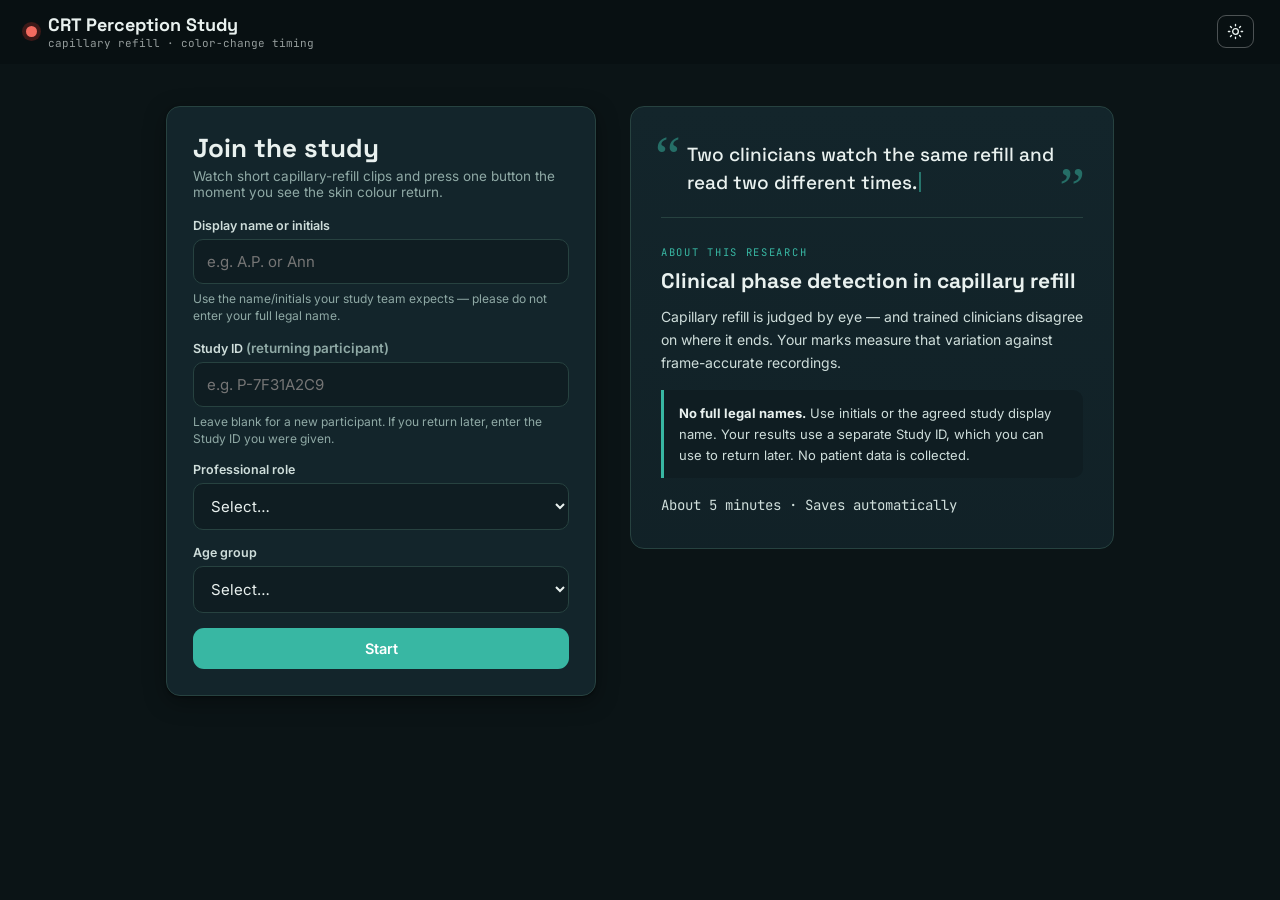
<file: frontend/index.html>
<!DOCTYPE html>
<html lang="en">
<head>
<meta charset="UTF-8">
<meta name="viewport" content="width=device-width, initial-scale=1.0, viewport-fit=cover">
<meta name="theme-color" content="#0E2A2F">
<title>CRT Perception Study</title>
<link rel="preconnect" href="https://fonts.googleapis.com">
<link rel="preconnect" href="https://fonts.gstatic.com" crossorigin>
<link href="https://fonts.googleapis.com/css2?family=Space+Grotesk:wght@400;500;700&family=Inter:wght@400;500;600;700&family=JetBrains+Mono:wght@400;600;700&display=swap" rel="stylesheet">
<!-- ?v= is bumped on every styles.css change. Without it a browser can pair
     NEW html with a CACHED old stylesheet, which renders the page unstyled. -->
<link rel="stylesheet" href="styles.css?v=12">
<script>
  // Dark is the DEFAULT for this study - clips are judged on subtle skin
  // colour change, and a dark surround keeps the eye adapted and stops the
  // page glare from shifting how the video reads. Light is available, but
  // only when the viewer picks it. Applied before first paint (no flash).
  (() => {
    let t = null;
    try { t = localStorage.getItem('crt-theme'); } catch {}
    document.documentElement.setAttribute('data-theme', t === 'light' ? 'light' : 'dark');
  })();
</script>
</head>
<body>
<div class="hdr">
  <div class="brand">
    <div class="dot"></div>
    <div>
      <h1>CRT Perception Study</h1>
      <div class="sub">capillary refill · color-change timing</div>
    </div>
  </div>
  <div class="actions" id="hdrActions"></div>
</div>

<div class="wrap" id="app"></div>

<script>
/* =========================================================================
   VIDEO LIBRARY

   Videos, collections, and their stamp metadata now come from Supabase
   (see the SUPABASE BACKEND block below). To add clips: upload the .mp4 to
   the Storage bucket and insert a matching row in the `videos` table — the
   app picks them up on the next reload. Nothing to edit here.

   fps defaults to 30 (used to turn the marked time into a frame number).
   If some clips run at another frame rate, add an override in FPS_OVERRIDES
   keyed by the video's storage_path.
   ========================================================================= */
//edededeeded
const DEFAULT_FPS = 30;
const FPS_OVERRIDES = {
  // 'somefile.mp4': 60,
};

// Optional hand-listed videos (used as a fallback if folder listing is blocked,
// e.g. when opening index.html directly via file://). Same shape as before:
// { id, title, url, fps }
const MANUAL_COLLECTIONS = [];

// Populated at runtime from Supabase (falls back to MANUAL_COLLECTIONS).
let COLLECTIONS = MANUAL_COLLECTIONS.map(c => ({ ...c }));

const STORAGE_KEY = 'crt-study-annotations';
const SESSION_KEY = 'crt-study-session';
const THEME_KEY = 'crt-theme';
const INTRO_KEY = 'crt-intro-seen';   // login intro animation plays once per browser
const ONBOARD_KEY = 'crt-onboarding-seen';   // names that have finished the walkthrough

/* =========================================================================
   SUPABASE BACKEND

   Videos + their stamp metadata are read from the `videos` table.
   The .mp4 files themselves are served from the public Storage bucket.
   Annotations are written directly into the `annotations` table.
   No Python helper and no local videos/ folder are needed anymore.
   ========================================================================= */
const SUPABASE_URL = 'https://nsmdjwgurzoyfkxatgzz.supabase.co';
const SUPABASE_ANON_KEY = 'sb_publishable_WSs9V5v6MUMCFtXJyF3opg_KkQGypYr';
const STORAGE_BUCKET = 'vids';
// Public URL prefix for objects in the bucket.
const BUCKET_PUBLIC_URL = `${SUPABASE_URL}/storage/v1/object/public/${STORAGE_BUCKET}/`;
// REST endpoints.
const REST_URL = `${SUPABASE_URL}/rest/v1`;
const SUPA_HEADERS = {
  'apikey': SUPABASE_ANON_KEY,
  'Authorization': `Bearer ${SUPABASE_ANON_KEY}`,
  'Content-Type': 'application/json'
};
</script>

<script>
(() => {
  const app = document.getElementById('app');
  const hdrActions = document.getElementById('hdrActions');
  let state = {
    view: 'login', user: null, marked: null, saving: false, msg: '', err: '', speed: 1,
    onboardPage: 0,
    orderSeed: null,     // seeds the tie-break shuffle in the serving queue
    queue: [],           // this participant's clips, in the order they'll see them
    qIndex: 0,           // how far along that queue they are
    queueReady: false
  };
  let prevView = null;            // drives the login typing replay
  restoreSession();               // survive page reloads (e.g. live-reload servers, accidental refresh)
  let annotations = loadAnnotations();

  const esc = s => String(s ?? '').replace(/[&<>"']/g, c => ({ '&': '&amp;', '<': '&lt;', '>': '&gt;', '"': '&quot;', "'": '&#39;' }[c]));
  const fmt = t => {
    if (t == null) return '--:--.--';
    const m = Math.floor(t / 60), s = t % 60;
    return String(m).padStart(2, '0') + ':' + s.toFixed(2).padStart(5, '0');
  };
  // The frame CONTAINING time t is floor(t*fps) — never round(), which would
  // report the next frame once t sits past a frame's midpoint.
  const frameOf = (t, fps) => Math.floor(t * (Number(fps) || 30) + 1e-6);

  /* ---------- persistence ---------- */
  function loadAnnotations() {
    try { return JSON.parse(localStorage.getItem(STORAGE_KEY) || '[]'); }
    catch { return []; }
  }
  function saveAnnotations() {
    localStorage.setItem(STORAGE_KEY, JSON.stringify(annotations));
  }

  /* ---------- session (login + position) survives a page reload ---------- */
  function saveSession() {
    try {
      if (!state.user) { localStorage.removeItem(SESSION_KEY); return; }
      localStorage.setItem(SESSION_KEY, JSON.stringify({
        user: state.user,
        // The queue is rebuilt from scratch on every load (it has to be — the
        // set of clips this person has already marked may have grown), so only
        // who they are and their draw order are worth keeping.
        orderSeed: state.orderSeed
      }));
    } catch {}
  }
  function restoreSession() {
    try {
      const s = JSON.parse(localStorage.getItem(SESSION_KEY) || 'null');
      if (s && s.user && s.user.name && s.user.participantId) {
        state.user = s.user;
        // Hold on the "preparing" card until the rebuilt queue arrives.
        state.view = 'loading';
        // Reuse the saved order so a refresh doesn't redraw a different one; a
        // session saved before this feature existed just gets one now.
        state.orderSeed = Number.isFinite(s.orderSeed) ? s.orderSeed : newOrderSeed();
        // marked/saving/messages always start clean after a reload.
        state.marked = null; state.saving = false; state.msg = ''; state.err = '';
        // A restored session skips the login screen, so the sign-in check
        // never runs for it — repeat the same per-name test here.
        if (!hasOnboarded(state.user.name)) { state.view = 'onboarding'; state.onboardPage = 0; }
      } else if (s && s.user && s.user.name && !s.user.participantId) {
        // Legacy name-only sessions are not resumed: study records now require
        // the backend participant ID.
        localStorage.removeItem(SESSION_KEY);
      }
    } catch {}
  }
  /* ---------- who has seen the walkthrough ----------
     Gated per PARTICIPANT, not per browser. Several people share one phone in
     a ward, so a single "seen it" flag meant only the first of them ever got
     the explanation. Names are matched case- and space-insensitively; the old
     boolean flag parses to a non-array and is simply ignored, which shows the
     walkthrough again once — the safer way round. */
  function onboardedNames() {
    try {
      const raw = JSON.parse(localStorage.getItem(ONBOARD_KEY) || '[]');
      return Array.isArray(raw) ? raw : [];
    } catch { return []; }
  }
  const nameKey = n => String(n || '').trim().toLowerCase();
  function hasOnboarded(name) {
    const k = nameKey(name);
    return !!k && onboardedNames().includes(k);
  }
  function markOnboarded(name) {
    const k = nameKey(name);
    if (!k) return;
    const list = onboardedNames();
    if (list.includes(k)) return;
    list.push(k);
    // Keep the record from growing without bound on a shared device.
    try { localStorage.setItem(ONBOARD_KEY, JSON.stringify(list.slice(-200))); } catch {}
  }

  /* ---------- per-participant running order ----------
     With one fixed order, every participant annotates the same opening clips
     and the later ones collect almost nothing. Each sign-in draws a seed that
     shuffles BOTH the collections and the clips inside them, so one viewer
     opens on Collection 01, the next on Collection 03, and the workload
     spreads across the whole library. The seed is saved with the session, so
     a reload keeps the order steady mid-study; signing in again draws a fresh
     one. Marks are tied to clip ids (see isDone), so reordering never
     disturbs anything already recorded. */
  function newOrderSeed() {
    return Math.floor(Math.random() * 4294967296) >>> 0;
  }
  // mulberry32: tiny deterministic PRNG — one seed always yields one order.
  function seededRandom(seed) {
    let a = seed >>> 0;
    return function () {
      a = (a + 0x6D2B79F5) >>> 0;
      let t = Math.imul(a ^ (a >>> 15), 1 | a);
      t = (t + Math.imul(t ^ (t >>> 7), 61 | t)) ^ t;
      return ((t ^ (t >>> 14)) >>> 0) / 4294967296;
    };
  }
  function shuffled(list, rand) {
    const a = list.slice();
    for (let i = a.length - 1; i > 0; i--) {          // Fisher-Yates
      const j = Math.floor(rand() * (i + 1));
      [a[i], a[j]] = [a[j], a[i]];
    }
    return a;
  }
  /* ---------- the serving queue ----------
     Participants no longer pick a collection; the app hands them clips one
     after another. The order is chosen to even out coverage:

       1. drop every clip this person has already marked (never repeat one),
       2. sort what is left by how many marks each clip already carries,
          fewest first, so the quietest clips get served before the busy ones,
       3. shuffle WITHIN each equal-count tier, so two people signing in at
          the same moment aren't handed the identical clip.

     `times_annotated` comes from the videos table (see supabase_balancing.sql).
     If that column isn't there yet every clip reads as zero, the whole library
     lands in one tier, and step 3 alone still scatters people across it. */
  const SET_SIZE = 10;          // clips per run before we offer a breather
  let POOL = [];                // every clip, flat, exactly as fetched
  let discovery = null;         // resolves once the library has been loaded

  function buildQueue(seenIds) {
    const rand = seededRandom(state.orderSeed ?? newOrderSeed());
    const tiers = new Map();
    for (const v of POOL) {
      if (v.videoId && seenIds.has(v.videoId)) continue;      // already marked
      const n = Number(v.timesAnnotated) || 0;
      if (!tiers.has(n)) tiers.set(n, []);
      tiers.get(n).push(v);
    }
    const out = [];
    for (const n of [...tiers.keys()].sort((a, b) => a - b)) {
      out.push(...shuffled(tiers.get(n), rand));
    }
    return out;
  }

  /* Everything this participant has already marked — the browser's own record
     merged with the server's. Local alone would forget on a new phone or a
     cleared cache and start showing old clips again. */
  async function fetchSeen(participantId, name) {
    const ids = new Set();
    // Keep old local records working during the migration, but all new records
    // are keyed by the backend participant ID.
    for (const a of annotations) {
      if (participantId && a.participantId === participantId && a.videoId) ids.add(a.videoId);
      else if (!a.participantId && a.name === name && a.videoId) ids.add(a.videoId);
    }
    if (!participantId) return ids;
    try {
      const res = await fetch(`${REST_URL}/rpc/crt_seen_videos`, {
        method: 'POST',
        headers: SUPA_HEADERS,
        body: JSON.stringify({ p_participant_id: participantId })
      });
      if (res.ok) {
        for (const row of await res.json()) {
          const id = (row && row.video_id) || row;
          if (id) ids.add(id);
        }
      }
    } catch { /* backend helper unavailable/offline — local records still apply */ }
    return ids;
  }

  async function prepareQueue() {
    try { await discovery; } catch {}
    const seen = state.user
      ? await fetchSeen(state.user.participantId, state.user.name)
      : new Set();
    state.queue = buildQueue(seen);
    state.qIndex = 0;
    state.queueReady = true;
  }

  const currentClip = () => (state.queue && state.queue[state.qIndex]) || null;
  // How far through the current run of SET_SIZE they are.
  const setDone = () => state.qIndex % SET_SIZE;
  const setNumber = () => Math.floor(state.qIndex / SET_SIZE) + 1;
  // Clips left in this run — a final short set is normal near the end.
  const setTotal = () => Math.min(SET_SIZE, state.queue.length - (setNumber() - 1) * SET_SIZE);

  /* ---------- icons ----------
     Inline SVG rather than emoji: emoji render differently on every platform
     (and often in full colour), which fights the palette and looks unlike a
     clinical tool. These are stroke icons that inherit currentColor, so they
     stay correct in both themes at any size. */
  const ICON = {
    sun:   '<circle cx="12" cy="12" r="4"/><path d="M12 2v2M12 20v2M4.9 4.9l1.4 1.4M17.7 17.7l1.4 1.4M2 12h2M20 12h2M4.9 19.1l1.4-1.4M17.7 6.3l1.4-1.4"/>',
    moon:  '<path d="M21 12.8A9 9 0 1 1 11.2 3a7 7 0 0 0 9.8 9.8z"/>',
    logout:'<path d="M9 21H5a2 2 0 0 1-2-2V5a2 2 0 0 1 2-2h4"/><path d="m16 17 5-5-5-5"/><path d="M21 12H9"/>',
    down:  '<path d="M21 15v4a2 2 0 0 1-2 2H5a2 2 0 0 1-2-2v-4"/><path d="m7 10 5 5 5-5"/><path d="M12 15V3"/>',
    retry: '<path d="M3 12a9 9 0 1 0 3-6.7L3 8"/><path d="M3 3v5h5"/>',
    back:  '<path d="m15 18-6-6 6-6"/>',
    fwd:   '<path d="m9 18 6-6-6-6"/>',
    folder:'<path d="M4 20a2 2 0 0 1-2-2V6a2 2 0 0 1 2-2h4.9a2 2 0 0 1 1.7.9l.9 1.4a2 2 0 0 0 1.7.9H20a2 2 0 0 1 2 2v9a2 2 0 0 1-2 2z"/>',
    check: '<path d="M20 6 9 17l-5-5"/>',
    dot:   '<circle cx="12" cy="12" r="7" fill="currentColor" stroke="none"/>',
  };
  // size: px. Stroke width scales down a little on big icons so weight looks even.
  function icon(name, size = 17) {
    const d = ICON[name];
    if (!d) return '';
    return `<svg class="ic" width="${size}" height="${size}" viewBox="0 0 24 24" `
         + `fill="none" stroke="currentColor" stroke-width="1.9" stroke-linecap="round" `
         + `stroke-linejoin="round" aria-hidden="true" focusable="false">${d}</svg>`;
  }

  /* ---------- theme ---------- */
  function currentTheme() {
    // Dark unless the viewer has explicitly switched to light.
    return document.documentElement.getAttribute('data-theme') === 'light' ? 'light' : 'dark';
  }
  function toggleTheme() {
    const next = currentTheme() === 'dark' ? 'light' : 'dark';
    document.documentElement.setAttribute('data-theme', next);
    try { localStorage.setItem(THEME_KEY, next); } catch {}
    render();
  }

  // Skip, or reaching the last page's Start button, both end onboarding the
  // same way: gate it shut for this browser and drop into Collections.
  function finishOnboarding() {
    markOnboarded(state.user && state.user.name);
    state.onboardPage = 0;
    // Straight into the first clip — there is nothing to choose.
    state.view = state.queueReady ? (currentClip() ? 'player' : 'finished') : 'loading';
    return render();
  }

  /* ---------- backend participant identity ----------
     The participant can enter a display name/initials for the research team,
     but annotations are never identified by that text. Supabase creates one
     opaque participant UUID + short study code and the annotation rows use the
     UUID. A refresh keeps the same ID through the saved session. */
  async function registerParticipant(name, role, age, participantCode) {
    const response = await fetch(`${REST_URL}/rpc/crt_register_participant`, {
      method: 'POST',
      headers: SUPA_HEADERS,
      body: JSON.stringify({
        p_name: name,
        p_role: role,
        p_age: age || null,
        p_participant_code: participantCode || null
      })
    });
    if (!response.ok) {
      const text = await response.text().catch(() => '');
      throw new Error(text || `Could not create the participant record (${response.status}).`);
    }
    const rows = await response.json();
    const row = Array.isArray(rows) ? rows[0] : rows;
    if (!row || !row.participant_id) {
      throw new Error('The study could not create a participant ID.');
    }
    return {
      participantId: row.participant_id,
      participantCode: row.participant_code || '',
      name: row.display_name || name,
      status: row.role || role,
      age: row.age_group || age || ''
    };
  }

  // Write one annotation row into the Supabase `annotations` table.
  // Keeps the same function name so the rest of the app (queue, retry,
  // offline resilience) is untouched.
  async function saveToExcel(payload) {
    // Map the app's payload onto the annotations table columns.
    const row = {
      participant_id: payload.participantId || null,
      display_name: payload.name,
      role: payload.status,
      age_group: payload.age,
      video_id: payload.videoId || null,
      skipped: false,
      mark_file_time_s: payload.rawTimeSeconds === '' ? null : payload.rawTimeSeconds,
      frame_number: payload.frameIndex === '' ? null : payload.frameIndex,
      crt_s: payload.crtSeconds === '' ? null : payload.crtSeconds,
      fps_used: payload.fps === '' ? null : payload.fps,
      release_file_time_s: payload.stampTimeSeconds === '' ? null : payload.stampTimeSeconds,
      stamp_frame_used: payload.stampFrame === '' ? null : payload.stampFrame,
      submitted_at: payload.submittedAt
    };
    // return=minimal → Supabase won't try to SELECT the row back after
    // insert, so we don't need a public read policy on `annotations`
    // (participants can submit but never read others' marks).
    const response = await fetch(`${REST_URL}/annotations`, {
      method: 'POST',
      headers: { ...SUPA_HEADERS, 'Prefer': 'return=minimal' },
      body: JSON.stringify(row)
    });
    if (!response.ok) {
      const text = await response.text().catch(() => '');
      throw new Error(text || `Supabase rejected the annotation (${response.status}).`);
    }
    return { ok: true };
  }

  /* ---------- render ---------- */
  function render() {
    saveSession();
    document.body.dataset.view = state.view;
    const dark = currentTheme() === 'dark';
    let actions = `<button class="icon-btn square" title="Switch to ${dark ? 'light' : 'dark'} mode"
      aria-label="Switch to ${dark ? 'light' : 'dark'} mode" onclick="window.__act('theme')">${icon(dark ? 'sun' : 'moon')}</button>`;
    if (state.user) {
      actions += `<span class="who">${esc(state.user.name)} · ${esc(state.user.status)}${state.user.participantCode ? ' · ' + esc(state.user.participantCode) : ''}</span>`;
      const pending = annotations.filter(a => a.synced === false).length;
      if (pending) actions += `<button class="sync-warn" title="${pending} mark(s) not yet saved — click to retry" onclick="window.__act('retrysync')">${icon('retry', 15)} ${pending} unsaved</button>`;
      actions += `<button onclick="window.__act('logout')">${icon('logout', 15)} Log out</button>`;
    }
    hdrActions.innerHTML = actions;

    let html = '';
    if (state.view === 'login') html = viewLogin();
    else if (state.view === 'onboarding') html = viewOnboarding();
    else if (state.view === 'loading') html = viewLoading();
    else if (state.view === 'setdone') html = viewSetDone();
    else if (state.view === 'finished') html = viewFinished();
    else if (state.view === 'paused') html = viewPaused();
    else if (state.view === 'player') html = viewPlayer();
    app.innerHTML = html;

    if (state.view === 'player') { attachVideoEvents(); startClock(); } else stopClock();

    // Replay the typing when the viewer ARRIVES at the login screen (initial
    // load or after logging out), not on a validation re-render.
    if (state.view === 'login') {
      typeQuote(prevView !== 'login');
      try { localStorage.setItem(INTRO_KEY, '1'); } catch {}
    }
    prevView = state.view;
    primeBackTrap();
  }

  /* ---------- browser / phone Back button ----------
     This is a single page with no URL routes, so the device Back button would
     otherwise leave the site entirely from any screen — on a phone, where the
     header and breadcrumb are hidden in the player, that felt like the app
     just quit. Keep one extra history entry parked ahead of the app; when Back
     consumes it, step UP one level (player → video list → collections) and
     re-arm, so Back only leaves the site from the collections menu itself. */
  let backTrapPrimed = false;
  function primeBackTrap() {
    if (backTrapPrimed) return;
    // Only start trapping once the viewer is actually inside the app.
    if (!state.user || state.view === 'login') return;
    try { history.pushState({ crtTrap: 1 }, ''); backTrapPrimed = true; } catch {}
  }
  window.addEventListener('popstate', () => {
    if (!backTrapPrimed) return;               // trap not armed yet — let it be
    if (state.view === 'player') {
      // There is no list to climb back to any more, so Back pauses the run —
      // which is also the one place that offers a deliberate way out.
      state.marked = null; state.msg = ''; state.err = '';
      state.view = 'paused';
      stopClock(); render();
      try { history.pushState({ crtTrap: 1 }, ''); } catch {}
    } else if (state.view === 'onboarding') {
      // Don't let Back drop out of the walkthrough into a blank history slot.
      render();
      try { history.pushState({ crtTrap: 1 }, ''); } catch {}
    }
    // paused / setdone / finished / login: let Back proceed and leave the site.
  });

  // The quote types itself out on the first paint of each page load. Typing
  // is done in JS rather than a CSS steps() animation because the line wraps:
  // a width-based reveal would clip mid-word at narrow widths.
  const QUOTE = 'Two clinicians watch the same refill and read two different times.';
  // Replays every time the login screen is ENTERED - first load, and again
  // after a logout - but not on the re-render a failed validation causes,
  // which would restart the text mid-read.
  let typingRun = 0;

  function typeQuote(replay) {
    const el = document.getElementById('typed');
    if (!el) return;
    const reduce = window.matchMedia &&
                   window.matchMedia('(prefers-reduced-motion: reduce)').matches;
    if (!replay || reduce) {       // just a re-render, or the viewer opted out
      el.textContent = QUOTE;
      el.closest('.about-quote')?.classList.add('done');
      return;
    }
    const run = ++typingRun;       // a newer run cancels this one
    el.textContent = '';
    let i = 0;
    const tick = () => {
      if (run !== typingRun) return;                   // superseded by a newer run
      if (!document.getElementById('typed')) return;   // view changed mid-type
      el.textContent = QUOTE.slice(0, ++i);
      if (i < QUOTE.length) {
        // Slight pause after punctuation reads more like a person typing.
        const c = QUOTE[i - 1];
        setTimeout(tick, c === ',' ? 190 : c === '.' ? 260 : 26 + Math.random() * 34);
      } else {
        el.closest('.about-quote')?.classList.add('done');
      }
    };
    setTimeout(tick, 420);
  }

  function viewLogin() {
    // The intro animation plays once per browser, not on every re-render
    // (a failed validation re-renders this view and replaying it would nag).
    let seen = false;
    try { seen = localStorage.getItem(INTRO_KEY) === '1'; } catch {}
    const anim = seen ? '' : ' intro';

    return `<div class="login-layout${anim}">
      <div class="card login-card">
        <div class="page-head">
          <h2>Join the study</h2>
          <p class="muted">Watch short capillary-refill clips and press one button the moment you see the skin colour return.</p>
        </div>
        <div class="field">
          <label for="f-name">Display name or initials</label>
          <input id="f-name" placeholder="e.g. A.P. or Ann" autocomplete="off" maxlength="40">
          <span class="field-hint">Use the name/initials your study team expects — please do not enter your full legal name.</span>
        </div>
        <div class="field">
          <label for="f-code">Study ID <span class="muted">(returning participant)</span></label>
          <input id="f-code" placeholder="e.g. P-7F31A2C9" autocomplete="off" maxlength="10" autocapitalize="characters" spellcheck="false">
          <span class="field-hint">Leave blank for a new participant. If you return later, enter the Study ID you were given.</span>
        </div>
        <div class="field"><label for="f-status">Professional role</label>
          <select id="f-status"><option value="">Select…</option><option>Nurse</option><option>Doctor</option><option>Medical student</option><option>Paramedic</option><option>Researcher</option><option>Other</option></select></div>
        <div class="field"><label for="f-age">Age group</label>
          <select id="f-age"><option value="">Select…</option><option>18-24</option><option>25-34</option><option>35-44</option><option>45-54</option><option>55+</option></select></div>
        <button class="btn block" onclick="window.__act('login')">Start</button>
        ${state.err ? `<div class="err">${esc(state.err)}</div>` : ''}
      </div>

      <aside class="about-panel">
        <figure class="about-quote">
          <span class="qm open" aria-hidden="true">&ldquo;</span>
          <blockquote><span id="typed"></span><span class="caret" aria-hidden="true"></span></blockquote>
          <span class="qm close" aria-hidden="true">&rdquo;</span>
        </figure>

        <div class="about-body">
          <span class="about-eyebrow">About this research</span>
          <h3>Clinical phase detection in capillary refill</h3>
          <p>Capillary refill is judged by eye — and trained clinicians disagree on where it ends. Your marks measure that variation against frame-accurate recordings.</p>

          <div class="about-note">
            <b>No full legal names.</b> Use initials or the agreed study display name. Your results use a separate Study ID, which you can use to return later. No patient data is collected.
          </div>

          <p class="about-foot">About 5 minutes · Saves automatically</p>
        </div>
      </aside>
    </div>`;
  }

  /* =========================================================================
     FIRST-RUN ONBOARDING
     A 3-page "Next / Next / Start" walkthrough shown once per browser, right
     after each participant's first sign-in (gated per name, so everyone who
     as INTRO_KEY for the login typing animation). Skippable at any point;
     uses a shared device still gets it). Skippable at any point.
     ========================================================================= */
  const ONBOARD_PAGES = [
    {
      eyebrow: 'Step 1 of 3 · Watch',
      title: 'What you’re watching',
      body: 'Each clip shows a fingertip pressing on the nail bed, then lifting. The instant the finger lifts is the release — that’s when timing starts. Watch for the moment the skin’s colour flows back in.',
      illo: 'press'
    },
    {
      eyebrow: 'Step 2 of 3 · Respond',
      title: 'How to respond',
      body: 'The moment you see colour return, press <b>Mark colour change</b>. Your mark is captured instantly — then press <b>Save &amp; Next</b> to record it and move on to the next clip.',
      illo: 'mark'
    },
    {
      eyebrow: 'Step 3 of 3 · Begin',
      title: 'Your clips come to you',
      body: `There's nothing to choose — clips arrive one after another, in <b>sets of ${SET_SIZE}</b>. After each set you can carry on or stop. You'll never be shown the same clip twice, and everything is saved as you go.`,
      illo: 'pick'
    }
  ];

  // Small looping illustrations built from plain shapes (no video asset) —
  // each one dramatizes the step's copy rather than just decorating it.
  function onboardIllo(kind) {
    if (kind === 'press') {
      return `<div class="ob-scene ob-scene-press">
        <div class="ob-nail"><div class="ob-flash"></div></div>
        <div class="ob-finger"></div>
        <span class="ob-tag">release &rarr; colour returns</span>
      </div>`;
    }
    if (kind === 'mark') {
      return `<div class="ob-scene ob-scene-mark">
        <div class="ob-mini-player">
          <div class="ob-mini-mark">${icon('dot', 11)} Mark<span class="ob-ripple"></span></div>
          <div class="ob-mini-result">0.86s marked</div>
          <div class="ob-mini-save">Save &amp; Next ${icon('fwd', 12)}</div>
        </div>
      </div>`;
    }
    // A run of SET_SIZE clips filling up one by one.
    const dots = Array.from({ length: SET_SIZE },
      (_, i) => `<span style="animation-delay:${(i * 0.26).toFixed(2)}s"></span>`).join('');
    return `<div class="ob-scene ob-scene-pick">
      <div class="ob-set-pill">${icon('dot', 10)} one set &middot; ${SET_SIZE} clips</div>
      <div class="ob-set-dots">${dots}</div>
    </div>`;
  }

  function viewOnboarding() {
    const page = Math.max(0, Math.min(ONBOARD_PAGES.length - 1, state.onboardPage || 0));
    const p = ONBOARD_PAGES[page];
    const isLast = page === ONBOARD_PAGES.length - 1;
    const dots = ONBOARD_PAGES.map((_, i) =>
      `<button class="ob-dot ${i === page ? 'active' : ''}" aria-label="Go to step ${i + 1}"
         aria-current="${i === page ? 'true' : 'false'}" onclick="window.__act('onboardgoto',${i})"></button>`
    ).join('');

    return `<div class="onboard-layout">
      <div class="card onboard-card">
        <div class="ob-top">
          <span class="ob-eyebrow">${p.eyebrow}</span>
          <button class="ob-skip" onclick="window.__act('onboardskip')">Skip</button>
        </div>
        ${state.user?.participantCode ? `<div class="ob-study-id"><span>Your Study ID</span><b>${esc(state.user.participantCode)}</b><small>Keep this code if you need to return to the study later.</small></div>` : ''}
        <div class="ob-illo-wrap">${onboardIllo(p.illo)}</div>
        <h2 class="ob-title">${p.title}</h2>
        <p class="ob-body">${p.body}</p>
        <div class="ob-dots">${dots}</div>
        <div class="ob-nav">
          <button class="btn neutral" onclick="window.__act('onboardback')" ${page === 0 ? 'disabled' : ''}>${icon('back', 16)} Back</button>
          <button class="btn ob-primary" onclick="window.__act('${isLast ? 'onboardfinish' : 'onboardnext'}')">${isLast ? 'Start' : 'Next'} ${icon(isLast ? 'check' : 'fwd', 16)}</button>
        </div>
      </div>
    </div>`;
  }

  /* ---------- between-clip screens ----------
     The participant never picks anything: they sign in, watch, mark, and the
     app decides what comes next. These are the only pauses in that run. */
  function viewLoading() {
    return `<div class="card centred-card">
      <div class="vid-loading static"><span class="spin"></span> Preparing your clips…</div>
    </div>`;
  }

  function viewSetDone() {
    const left = Math.max(0, state.queue.length - state.qIndex);
    const doneTotal = state.qIndex;
    return `<div class="card centred-card run-done">
      <div class="run-tick">${icon('check', 26)}</div>
      <h2>Set ${setNumber() - 1} complete</h2>
      <p class="muted">That's <b>${doneTotal}</b> clip${doneTotal === 1 ? '' : 's'} marked. Thank you — your marks are saved.</p>
      <p class="muted small-note">${left} clip${left === 1 ? '' : 's'} still waiting, whenever you have time.</p>
      <button class="btn nextvid block" onclick="window.__act('nextset')">Continue with the next ${Math.min(SET_SIZE, left)} ${icon('fwd', 16)}</button>
      <button class="btn neutral block" onclick="window.__act('logout')">Finish for now</button>
    </div>`;
  }

  function viewFinished() {
    return `<div class="card centred-card run-done">
      <div class="run-tick">${icon('check', 26)}</div>
      <h2>All done — thank you</h2>
      <p class="muted">You've marked every clip available to you. Nothing is repeated, so there's nothing further to watch right now.</p>
      <button class="btn neutral block" onclick="window.__act('logout')">Sign out</button>
    </div>`;
  }

  function viewPaused() {
    const left = Math.max(0, state.queue.length - state.qIndex);
    return `<div class="card centred-card run-done">
      <h2>Paused</h2>
      <p class="muted">${state.qIndex} clip${state.qIndex === 1 ? '' : 's'} marked so far · ${left} left.</p>
      <button class="btn nextvid block" onclick="window.__act('resume')">Back to the clip ${icon('fwd', 16)}</button>
      <button class="btn neutral block" onclick="window.__act('logout')">Finish for now</button>
    </div>`;
  }

  /* ---------- per-viewer watermark ----------
     Traceability, not prevention: nothing in a browser can stop a screenshot
     or a screen recording, but a leaked capture carries the account it came
     from. Sits INSIDE the picture, styled like a burned-in camera caption, so
     a crop of just the video still carries it. Kept to the corners at low
     opacity on purpose — this is a colour perception study, so the nail bed in
     the middle of the frame must stay completely unobstructed. */
  function watermarkHtml() {
    if (!state.user) return '';
    const who = `${state.user.name} · ${state.user.status}`;
    const when = new Date().toISOString().slice(0, 10);
    const tag = esc(`${who} · ${when}`);
    return `<div class="wmark" id="wmark" aria-hidden="true">
      <span class="wm tl">${tag}</span>
      <span class="wm br">${tag}</span>
    </div>`;
  }

  /* The video is object-fit:contain, so the picture rarely fills its box —
     there are empty margins either side. Left alone the watermark would float
     in that empty area instead of on the footage (and would be cropped off
     entirely in a screenshot of just the video). This measures the rendered
     picture and pins the overlay to exactly that rectangle. */
  function fitWatermark() {
    const vid = document.getElementById('vid');
    const wm = document.getElementById('wmark');
    if (!vid || !wm) return;
    const W = vid.clientWidth, H = vid.clientHeight;
    const vw = vid.videoWidth, vh = vid.videoHeight;
    if (!W || !H || !vw || !vh) return;
    const scale = Math.min(W / vw, H / vh);      // object-fit: contain
    const w = vw * scale, h = vh * scale;
    wm.style.left = ((W - w) / 2) + 'px';
    wm.style.top = ((H - h) / 2) + 'px';
    wm.style.width = w + 'px';
    wm.style.height = h + 'px';
  }

  function viewPlayer() {
    const v = currentClip();
    if (!v) return `<div class="card muted">Loading clip…</div>`;
    const fps = Number(v.fps) || 30;
    const doneHere = setDone();          // finished so far in this run of 10
    const total = setTotal();
    const isLastOfSet = doneHere + 1 >= total;
    const pct = Math.round((doneHere / total) * 100);

    /* The counter is the whole progress story now: no collections, no clip
       list — just "how far through this run am I". */
    return `<div class="page-head run-head">
        <div class="player-title">
          <button class="btn neutral player-back" title="Pause and see your progress"
                  onclick="window.__act('pause')">${icon('back', 16)} Pause</button>
          <h2>Clip ${doneHere + 1} of ${total}</h2>
        </div>
        <span class="progress-pill">${doneHere} of ${total} done${setNumber() > 1 ? ` · set ${setNumber()}` : ''}</span>
      </div>
      <div class="run-bar" aria-hidden="true"><span style="width:${pct}%"></span></div>
      <div class="player-layout">
        <div class="video-panel">
          <div class="vid-stage">
            <video id="vid" src="${esc(v.url)}" playsinline preload="auto"
                   disablepictureinpicture controlslist="nodownload noremoteplayback"
                   oncontextmenu="return false" draggable="false"
                   onclick="window.__act('playpause')"></video>
            <div class="vid-loading" id="vidLoading"><span class="spin"></span> Buffering clip…</div>
            ${watermarkHtml()}
          </div>
          <div class="scrub-row">
            <button class="mini-play" id="miniPlay" title="Play / Pause (Space)"
                    onclick="window.__act('playpause')">▶</button>
            <div class="scrub-wrap">
              <input type="range" id="scrub" class="scrub" min="0" max="1000" value="0" step="1"
                     oninput="window.__scrub(this.value)" title="Scrub through the clip">
              <div class="stamp-tick" id="stampTick" hidden title="Pressure released (CRT = 0)"></div>
            </div>
          </div>
        </div>
        <div class="control-panel">
          <div class="readout">
            <div class="clock">
              <span class="lbl">${v.stampFrame != null ? 'Time from pressure release' : 'Video time'}</span>
              <span class="val" id="clock">00:00.00</span>
              <span class="frame" id="frame">${v.stampFrame != null ? `release frame ${v.stampFrame}` : `frame 0 · ${fps} fps`}</span>
            </div>
            <button class="mark-btn" id="markBtn" onclick="window.__act('mark')">${icon('dot', 13)} Mark colour change <kbd>M</kbd></button>
          </div>
          <button class="btn nextvid block" id="nextVidBtn"
                  title="Saves your mark, then moves on (N)"
                  onclick="window.__act('submit')">${isLastOfSet ? `Save &amp; finish set ${icon('check', 16)}` : `Save &amp; Next clip ${icon('fwd', 16)}`}</button>
          <div id="markPanel">${markPanelHtml()}</div>
          <div class="nav-row">
            <button class="btn neutral" onclick="window.__act('restart')">${icon('retry', 16)} Restart clip</button>
          </div>
          <div class="shortcuts">
            <span><kbd>Space</kbd> play / pause</span>
            <span><kbd>←</kbd><kbd>→</kbd> step 1 frame</span>
            <span><kbd>M</kbd> mark</span>
            <span><kbd>N</kbd> save &amp; next</span>
          </div>
        </div>
      </div>`;
  }

  /* The mark panel is re-rendered ON ITS OWN so that marking/saving never
     rebuilds the <video> element (which would restart buffering). */
  function markPanelHtml() {
    const v = currentClip();
    if (!v) return '';
    const fps = Number(v.fps) || 30;
    const crt = crtAt(v, state.marked);
    const mf = state.marked != null ? frameInFile(v, state.marked) : null;
    const body = state.marked != null
      ? `<div class="marked">
           <div class="headline">${crt != null ? 'Capillary refill time' : 'Colour change marked at'}</div>
           <div><span class="mt">${crt != null ? Math.max(0, crt).toFixed(2) + ' s' : fmt(state.marked)}</span></div>
           <div class="meta">${crt != null
              ? `frame ${mf} − release frame ${v.stampFrame} · ${v.realFps.toFixed(2)} fps`
              : `${state.marked.toFixed(3)} s · frame ${frameOf(state.marked, fps)}`}</div>
           <div class="actions">
             <button class="btn ghost small" onclick="window.__act('remark')">${icon('retry', 15)} Re-mark</button>
           </div>
         </div>`
      : `<div class="hint">Play the clip, then press <b>Mark</b> the moment the colour returns.</div>`;
    return body
      + (state.msg ? `<div class="ok">${esc(state.msg)}</div>` : '')
      + (state.err ? `<div class="err">${esc(state.err)}</div>` : '');
  }
  function renderMarkPanel() {
    const el = document.getElementById('markPanel');
    if (el) el.innerHTML = markPanelHtml();
  }

  /* ---------- live clock + transport ---------- */
  let clockTimer = null;
  function playerCtx() {
    const v = currentClip();
    return { vid: document.getElementById('vid'), fps: Number(v?.fps) || 30 };
  }
  let scrubbing = false;
  // Current video object (for stamp/CRT lookups).
  function currentVideo() { return currentClip(); }
  // Frame in the FILE at video-time t (the encoded/file fps).
  function frameInFile(v, t) {
    const ff = (v && v.fps) || 30;
    return Math.round(t * ff);
  }
  // Real capillary refill time at video-time t: (frame − stampFrame) / realFps.
  // The stamp lives in the recording's timeline, bridged to the file by frame #.
  function crtAt(v, t) {
    if (!v || v.stampFrame == null || !v.fps || !v.realFps) return null;
    return (frameInFile(v, t) - v.stampFrame) / v.realFps;
  }
  function updateClockNow() {
    const { vid, fps } = playerCtx();
    if (!vid) return;
    const v = currentVideo();
    const c = document.getElementById('clock');
    const f = document.getElementById('frame');
    const pp = document.getElementById('playpause');
    const sc = document.getElementById('scrub');
    const t = vid.currentTime;
    const crt = crtAt(v, t);
    if (crt != null) {
      // Stamped clip: count time from the pressure release only (never negative).
      if (c) c.textContent = fmt(Math.max(0, crt));
      const cf = frameInFile(v, t);
      if (f) f.textContent = crt < 0
        ? `before release · frame ${cf} of ${v.stampFrame}`
        : `frame ${cf} · release frame ${v.stampFrame} · ${v.realFps.toFixed(1)} fps`;
    } else {
      if (c) c.textContent = fmt(t);
      if (f) f.textContent = `frame ${frameOf(t, fps)} · ${fps} fps`;
    }
    const icon = vid.paused ? '▶' : '⏸';
    if (pp) pp.textContent = icon;
    const mp = document.getElementById('miniPlay');
    if (mp) mp.textContent = icon;
    if (sc && !scrubbing && isFinite(vid.duration) && vid.duration > 0) {
      sc.value = String(Math.round((t / vid.duration) * 1000));
    }
  }
  function startClock() {
    stopClock();
    clockTimer = setInterval(updateClockNow, 40);
    updateClockNow();
  }
  function stopClock() {
    if (clockTimer) { clearInterval(clockTimer); clockTimer = null; }
  }

  /* Scrub bar — seeks while paused so stepping stays frame-accurate. */
  window.__scrub = function(val) {
    const { vid } = playerCtx();
    if (!vid || !isFinite(vid.duration)) return;
    scrubbing = true;
    vid.currentTime = (Number(val) / 1000) * vid.duration;
    updateClockNow();
    clearTimeout(window.__scrubT);
    window.__scrubT = setTimeout(() => { scrubbing = false; }, 250);
  };

  // Place the little marker on the scrub bar at the release (stamp) point.
  function positionStampTick(vid, v) {
    const tick = document.getElementById('stampTick');
    if (!tick) return;
    if (!v || v.releaseFileTime == null || !isFinite(vid.duration) || vid.duration <= 0) { tick.hidden = true; return; }
    tick.style.left = Math.max(0, Math.min(1, v.releaseFileTime / vid.duration)) * 100 + '%';
    tick.hidden = false;
  }

  /* ---------- buffering: hold the UI until the clip can play through ----------
     Marking must never be possible on a half-loaded clip, and the video element
     is never rebuilt mid-session, so this runs once per loaded clip. */
  function setReady(ready) {
    const overlay = document.getElementById('vidLoading');
    const markBtn = document.getElementById('markBtn');
    if (overlay) overlay.style.display = ready ? 'none' : '';
    if (markBtn) markBtn.disabled = !ready;
    document.querySelectorAll('.transport .tbtn').forEach(b => { b.disabled = !ready; });
  }
  function attachVideoEvents() {
    const vid = document.getElementById('vid');
    if (!vid) return;
    // Keep the chosen slow-mo across clips. load() resets playbackRate to 1,
    // so (re)apply it once metadata is ready, not just now.
    const applySpeed = () => { vid.playbackRate = state.speed || 1; };
    applySpeed();
    const v0 = currentVideo();
    // Clips always start at the BEGINNING (so the press itself is visible);
    // the release is shown as a red dot on the scrub bar instead.
    const onMeta = () => {
      applySpeed();
      // Size the video box to the clip's real aspect ratio (no wasted width).
      if (vid.videoWidth && vid.videoHeight) {
        const stage = vid.closest('.vid-stage');
        if (stage) stage.style.setProperty('--vid-ar', vid.videoWidth + ' / ' + vid.videoHeight);
      }
      // For stamped clips, derive the ENCODED fps exactly from frame_count and
      // the real file duration, then place the release at stampFrame / fileFps.
      if (v0 && v0.stampFrame != null && v0.frameCount && isFinite(vid.duration) && vid.duration > 0) {
        v0.fps = v0.frameCount / vid.duration;   // fileFps
        v0.fpsMeasured = true;                    // trust this over passive detection
        v0.releaseFileTime = v0.stampFrame / v0.fps;
      }
      positionStampTick(vid, v0);
      fitWatermark();          // needs videoWidth/videoHeight, so not before now
      updateClockNow();
    };
    vid.addEventListener('loadedmetadata', onMeta);

    // Robust "ready" handling. The controls unlock as soon as the clip can be
    // played/seeked, and — crucially — STAY unlocked. A 'waiting' during a
    // frame-step seek used to disable everything with no event to re-enable it
    // (while paused, 'playing' never fires), leaving the buffering overlay and
    // buttons stuck. Now 'waiting' only shows the overlay on the FIRST load.
    let everReady = false;
    setReady(false);
    const markReady = () => {
      if (!everReady) { everReady = true; applySpeed(); }
      setReady(true);
    };
    vid.addEventListener('loadeddata', () => { if (vid.readyState >= 2) markReady(); });
    vid.addEventListener('canplay', markReady);
    vid.addEventListener('canplaythrough', markReady);
    vid.addEventListener('playing', markReady);
    vid.addEventListener('seeked', () => { if (everReady) setReady(true); updateClockNow(); });
    vid.addEventListener('waiting', () => { if (!everReady) setReady(false); });
    vid.addEventListener('play', updateClockNow);
    vid.addEventListener('pause', updateClockNow);
    vid.addEventListener('error', () => {
      const overlay = document.getElementById('vidLoading');
      if (overlay) overlay.innerHTML = 'Could not load this clip. Reload the page, or check the file.';
    });
    // Safety net: never leave the overlay stuck if the browser is stingy with
    // 'canplaythrough' — once metadata is in, unlock after a short grace period.
    setTimeout(() => { if (!everReady && vid.readyState >= 1) markReady(); }, 4000);
    if (vid.readyState >= 2) markReady();

    // Keep the overlay glued to the picture as the layout changes. A
    // ResizeObserver catches rail reflow and phone rotation, which a window
    // resize listener alone would miss.
    if (window.ResizeObserver) {
      const ro = new ResizeObserver(() => fitWatermark());
      ro.observe(vid);
    }
    window.addEventListener('resize', fitWatermark);

    vid.load();

    // Fallback frame-rate detection from rendered frames — ONLY for clips with
    // no stamp.json (frameCount is our deterministic source when present).
    // This must never touch a stamped clip's fps: onMeta() has already computed
    // it exactly from frame_count/duration, and a stamped clip's frame numbers
    // are load-bearing for CRT math. Passive playback timing is noisy (display
    // refresh, dropped frames) and previously raced onMeta, silently
    // overwriting the correct fps the moment the student pressed Play —
    // which made every frame-step jump the wrong amount of real time.
    if (v0 && !v0.frameCount) {
      detectFps(vid, fps => {
        if (fps && isFinite(fps) && fps > 1 && !v0.frameCount) {
          v0.fps = fps;
          v0.fpsMeasured = true;
          updateClockNow();   // refresh the "frame N · X fps" readout
        }
      });
    }
  }

  /* Measures frame rate from the interval between real rendered frames while
     the clip is PLAYING (seeks are ignored), then snaps to the nearest standard
     rate. This corrects the frame number + the fps stored with each mark; it
     does NOT change the reported time, which is already exact real seconds. */
  function detectFps(vid, onFps) {
    if (!vid || !('requestVideoFrameCallback' in HTMLVideoElement.prototype)) return;
    const intervals = [];
    let last = null, frames = 0, finished = false;
    const finish = () => {
      if (finished) return; finished = true;
      if (intervals.length < 4) return;
      intervals.sort((a, b) => a - b);
      const med = intervals[Math.floor(intervals.length / 2)];
      if (!(med > 0)) return;
      let fps = 1 / med;
      // Snap to the NEAREST standard rate (not the first within range), so a
      // true 30 fps clip reports 30 rather than the adjacent 29.97.
      const common = [23.976, 24, 25, 29.97, 30, 48, 50, 59.94, 60, 120];
      let best = null, bestDiff = 0.5;
      for (const c of common) {
        const d = Math.abs(c - fps);
        if (d < bestDiff) { best = c; bestDiff = d; }
      }
      onFps(best != null ? best : Math.round(fps * 1000) / 1000);
    };
    const onFrame = (now, meta) => {
      if (last != null && !vid.paused) {
        const dt = meta.mediaTime - last;
        if (dt > 0.0002 && dt < 0.2) intervals.push(dt);   // ignore pause/seek jumps
      }
      last = meta.mediaTime;
      if (intervals.length >= 15) return finish();
      if (++frames < 150) vid.requestVideoFrameCallback(onFrame); else finish();
    };
    vid.requestVideoFrameCallback(onFrame);
  }

  /* Play/pause + precise frame stepping (pauses, then moves ±1 frame). */
  function togglePlay() {
    const { vid } = playerCtx();
    if (!vid) return;
    if (vid.paused) vid.play().catch(() => {}); else vid.pause();
    updateClockNow();
  }
  // Jump n seconds, clamped to the clip. The arrow/J/L keys and the jump
  // actions have always called this; it was simply never written.
  function seekBy(seconds) {
    const { vid } = playerCtx();
    if (!vid || !isFinite(vid.duration)) return;
    vid.pause();
    vid.currentTime = Math.min(Math.max(0, vid.currentTime + seconds), vid.duration);
    updateClockNow();
  }
  function stepFrames(n) {
    const { vid, fps } = playerCtx();
    if (!vid) return;
    vid.pause();
    const frame = frameOf(vid.currentTime, fps);          // floor-based: steps both ways
    const lastFrame = isFinite(vid.duration) ? Math.max(0, Math.ceil(vid.duration * fps) - 1) : Infinity;
    const target = Math.min(Math.max(0, frame + n), lastFrame);
    // Aim at the frame's midpoint so we land inside it, never on its boundary.
    vid.currentTime = (target + 0.5) / fps;
    updateClockNow();
  }

  /* Keyboard (player only): Space=play/pause, ←/→ or , . =frame step
     (Shift = 10 frames), ↑/↓ or J/L = 1 s, M=mark, R=restart. */
  function onPlayerKey(e) {
    if (state.view !== 'player') return;
    const t = e.target;
    if (t && (t.tagName === 'INPUT' || t.tagName === 'TEXTAREA' || t.tagName === 'SELECT' || t.isContentEditable)) return;
    const step = e.shiftKey ? 10 : 1;
    switch (e.code) {
      case 'Space': case 'KeyK': e.preventDefault(); togglePlay(); break;
      case 'ArrowLeft': case 'Comma': e.preventDefault(); stepFrames(-step); break;
      case 'ArrowRight': case 'Period': e.preventDefault(); stepFrames(step); break;
      case 'ArrowDown': case 'KeyJ': e.preventDefault(); seekBy(-1); break;
      case 'ArrowUp': case 'KeyL': e.preventDefault(); seekBy(1); break;
      case 'KeyM': e.preventDefault(); window.__act('mark'); break;
      case 'KeyN': e.preventDefault(); window.__act('submit'); break;
      case 'KeyR': e.preventDefault(); window.__act('restart'); break;
      default: return;
    }
  }
  document.addEventListener('keydown', onPlayerKey, true);

  /* Keyboard (onboarding only): →/N = next, ←/P = back, Esc = skip. */
  function onOnboardKey(e) {
    if (state.view !== 'onboarding') return;
    const t = e.target;
    if (t && (t.tagName === 'INPUT' || t.tagName === 'TEXTAREA' || t.tagName === 'SELECT' || t.isContentEditable)) return;
    if (e.key === 'ArrowRight') {
      e.preventDefault();
      window.__act((state.onboardPage || 0) >= ONBOARD_PAGES.length - 1 ? 'onboardfinish' : 'onboardnext');
    } else if (e.key === 'ArrowLeft') {
      e.preventDefault();
      window.__act('onboardback');
    } else if (e.key === 'Escape') {
      e.preventDefault();
      window.__act('onboardskip');
    }
  }
  document.addEventListener('keydown', onOnboardKey, true);

  /* ---------- actions ---------- */
  window.__act = async function(act, id) {
    state.msg = ''; state.err = '';

    if (act === 'theme') return toggleTheme();

    if (act === 'login') {
      if (state.saving) return;
      const name = document.getElementById('f-name').value.trim();
      const status = document.getElementById('f-status').value;
      const age = document.getElementById('f-age').value;
      const participantCode = document.getElementById('f-code').value.trim().toUpperCase();
      if (!name) { state.err = 'Name/initials are required.'; return render(); }
      if (!participantCode && !status) {
        state.err = 'Select your professional role for a new participant.';
        return render();
      }

      // The display name is collected only for participant presentation/grouping.
      // The backend creates the study identity used by every annotation.
      state.saving = true;
      state.err = '';
      render();
      try {
        const identity = await registerParticipant(name, status, age, participantCode);
        // For returning participants, the backend's stored identity fields win.
        state.user = {
          name: identity.name,
          status: identity.status,
          age: identity.age,
          participantId: identity.participantId,
          participantCode: identity.participantCode
        };
      } catch (e) {
        state.saving = false;
        state.err = e.message || 'Could not create the participant record.';
        return render();
      }
      state.saving = false;

      // A fresh order each sign-in, so two participants never march through
      // the clips in step. The queue itself is assembled below.
      state.orderSeed = newOrderSeed();
      state.queueReady = false;
      if (hasOnboarded(name)) { state.view = 'loading'; }
      else { state.view = 'onboarding'; state.onboardPage = 0; }
      render();
      await prepareQueue();
      if (state.view === 'loading') state.view = currentClip() ? 'player' : 'finished';
      return render();
    }
    if (act === 'onboardnext') { state.onboardPage = Math.min(ONBOARD_PAGES.length - 1, (state.onboardPage || 0) + 1); return render(); }
    if (act === 'onboardback') { state.onboardPage = Math.max(0, (state.onboardPage || 0) - 1); return render(); }
    if (act === 'onboardgoto') { state.onboardPage = Math.max(0, Math.min(ONBOARD_PAGES.length - 1, Number(id) || 0)); return render(); }
    if (act === 'onboardskip' || act === 'onboardfinish') { return finishOnboarding(); }
    if (act === 'logout') {
      state.user = null; state.view = 'login'; state.marked = null;
      state.queue = []; state.qIndex = 0; state.queueReady = false;
      stopClock();
      try { localStorage.removeItem(SESSION_KEY); } catch {}
      return render();
    }
    if (act === 'pause')   { stopClock(); state.view = 'paused'; return render(); }
    if (act === 'resume')  { state.view = currentClip() ? 'player' : 'finished'; return render(); }
    if (act === 'nextset') { state.view = currentClip() ? 'player' : 'finished'; return render(); }
    if (act === 'restart') {
      const vid = document.getElementById('vid');
      if (vid) { vid.currentTime = 0; vid.play().catch(() => {}); }
      return;
    }

    // Transport controls mutate the <video> in place — never re-render here,
    // or the element is rebuilt and playback position is lost.
    if (act === 'playpause') { togglePlay();   return; }
    if (act === 'stepback')  { stepFrames(-1); return; }
    if (act === 'stepfwd')   { stepFrames(1);  return; }
    if (act === 'jumpback')  { seekBy(-1);     return; }
    if (act === 'jumpfwd')   { seekBy(1);      return; }
    if (act === 'speed') {   // slow-mo doesn't change the marked time, only how it plays
      state.speed = Number(id) || 1;
      const { vid } = playerCtx();
      if (vid) vid.playbackRate = state.speed;
      document.querySelectorAll('.speed-btn').forEach(b =>
        b.classList.toggle('active', b.textContent === (state.speed === 1 ? '1×' : state.speed + '×')));
      return;   // no render — must not rebuild the <video>
    }

    // Marking must NOT call render() — that would rebuild <video> and re-buffer.
    if (act === 'mark') {
      const vidEl = document.getElementById('vid');
      if (!vidEl || vidEl.currentTime <= 0) { state.err = 'Play the clip first, then mark.'; return renderMarkPanel(); }
      vidEl.pause();
      const v = currentVideo();
      if (v && v.stampFrame != null && v.fps && frameInFile(v, vidEl.currentTime) < v.stampFrame) {
        state.err = `That's before the release (frame ${v.stampFrame}). Step forward past the release, then mark the colour return.`;
        return renderMarkPanel();
      }
      state.marked = vidEl.currentTime;
      updateClockNow();
      return renderMarkPanel();
    }
    if (act === 'remark') { state.marked = null; return renderMarkPanel(); }

    if (act === 'submit') {
      if (state.saving) return;
      const v = currentClip();
      if (!v) return render();
      const fps = Number(v.fps) || 30;
      /* Step to the next clip in the queue. At a set boundary the run pauses
         on the "set complete" screen instead of rolling straight on, and once
         the queue is exhausted there is nothing left for this person to mark. */
      const goNext = () => {
        state.qIndex += 1;
        state.marked = null; state.msg = ''; state.err = '';
        if (state.qIndex >= state.queue.length) state.view = 'finished';
        else if (state.qIndex % SET_SIZE === 0) state.view = 'setdone';
        else state.view = 'player';
        return render();
      };

      // No mark → treat the green button as a plain "skip to next clip".
      if (state.marked == null) return goNext();

      const crt = crtAt(v, state.marked);
      const rawTime = Number(state.marked.toFixed(3));           // file position (s) of the mark
      const markedFrame = frameInFile(v, state.marked);           // recording frame at the mark
      const payload = {
        participantId: state.user.participantId,
        name: state.user.name,
        status: state.user.status,
        age: state.user.age,
        collection: v.collectionName || '',
        videoIndex: v.videoNumber ?? (state.qIndex + 1),
        videoTitle: v.title,
        videoId: v.videoId || null,   // FK into the Supabase `videos` table
        // timeSeconds is the study value: real CRT since release when stamped,
        // otherwise the raw mark time.
        timeSeconds: crt != null ? Number(Math.max(0, crt).toFixed(3)) : rawTime,
        crtSeconds: crt != null ? Number(Math.max(0, crt).toFixed(3)) : '',
        rawTimeSeconds: rawTime,
        stampTimeSeconds: v.releaseFileTime != null ? Number(v.releaseFileTime.toFixed(3)) : '',
        fps: v.realFps != null ? Number(v.realFps.toFixed(3)) : fps,   // capture fps (drives CRT)
        frameIndex: markedFrame,
        stampFrame: v.stampFrame != null ? v.stampFrame : '',
        submittedAt: new Date().toISOString()
      };
      // 1) Store LOCALLY first — this can never fail, so the mark is safe even
      //    if the Excel helper (or, later, the network) is down.
      const rec = { ...payload, synced: false };
      annotations.push(rec);
      saveAnnotations();
      // 2) Try to push to the backend in the background; a failure just leaves
      //    the record queued (the header shows "N unsaved" to retry later).
      state.saving = true; renderMarkPanel();
      try {
        await saveToExcel(payload);
        rec.synced = true;
        saveAnnotations();
      } catch (e) { /* stays queued; flushQueue() retries */ }
      state.saving = false;
      return goNext();   // always advance — the annotation is already stored
    }

    if (act === 'retrysync') { await flushQueue(); return render(); }
  };

  /* Push any annotations that never reached the backend. Stops on the first
     failure (backend still down) and leaves the rest queued. */
  async function flushQueue() {
    const pending = annotations.filter(a => a.synced === false);
    for (const a of pending) {
      try { await saveToExcel(a); a.synced = true; }
      catch { break; }
    }
    saveAnnotations();
  }

  // No system-theme listener: the study pins dark by default and only the
  // explicit toggle changes it, so the OS setting must not override the view.

  // Auto-hide the sticky header on scroll-down (reclaims space, esp. on phones);
  // it slides back in the moment you scroll up.
  (() => {
    const hdr = document.querySelector('.hdr');
    if (!hdr) return;
    let lastY = 0, ticking = false;
    const apply = () => {
      const y = Math.max(0, window.scrollY || document.documentElement.scrollTop || 0);
      if (y > lastY + 5 && y > 70) hdr.classList.add('hdr-hidden');      // scrolling down
      else if (y < lastY - 5 || y <= 4) hdr.classList.remove('hdr-hidden'); // scrolling up / at top
      lastY = y; ticking = false;
    };
    window.addEventListener('scroll', () => {
      if (!ticking) { requestAnimationFrame(apply); ticking = true; }
    }, { passive: true });
  })();

  /* ---------- load videos + collections from Supabase ---------- */
  /* The `videos` table already holds every stamp field that used to live in a
     per-clip .stamp.json, so there's no folder to scrape and no JSON to fetch.
     Each .mp4 is served from the public Storage bucket by its storage_path. */
  async function discoverAll() {
    let cols = [], vids = [];
    try {
      const [colRes, vidRes] = await Promise.all([
        fetch(`${REST_URL}/collections?select=*&order=sort_order`, { headers: SUPA_HEADERS, cache: 'no-store' }),
        fetch(`${REST_URL}/videos?select=*&order=collection_id,video_number`, { headers: SUPA_HEADERS, cache: 'no-store' })
      ]);
      if (colRes.ok) cols = await colRes.json();
      if (vidRes.ok) vids = await vidRes.json();
    } catch { /* network down — fall through to fallback below */ }

    const built = [];
    for (const c of cols) {
      const clips = vids
        .filter(v => v.collection_id === c.id)
        .sort((a, b) => a.video_number - b.video_number)
        .map(v => {
          const realFps = (v.frame_count && v.recording_duration_s)
            ? v.frame_count / v.recording_duration_s
            : (Number(v.capture_fps) || null);
          return {
            id: c.id + '-' + v.video_number,
            videoId: v.id,                 // UUID FK for annotations
            videoNumber: v.video_number,   // stable position IN THE COLLECTION
            title: v.title || ('CRT Test ' + String(v.video_number).padStart(2, '0')),
            file: v.storage_path,
            url: BUCKET_PUBLIC_URL + v.storage_path.split('/').map(encodeURIComponent).join('/'),
            // fileFps: encoded rate of the .mp4 (used for frame stepping and for
            // turning video-time into a frame number). Refined once metadata loads.
            fps: Number(FPS_OVERRIDES[v.storage_path]) || Number(v.encoded_fps) || DEFAULT_FPS,
            // realFps: true CAPTURE rate; CRT is bridged by frame number:
            //   real CRT = (markedFrame − stampFrame) / realFps.
            realFps: realFps,
            stampFrame: v.stamped_frame != null ? v.stamped_frame : null,
            stamped: !!v.stamped,
            frameCount: v.frame_count != null ? v.frame_count : null,
            recDuration: v.recording_duration_s != null ? v.recording_duration_s : null,
            stampTimeS: v.stamp_time_s != null ? v.stamp_time_s : null,
            // Which collection it came from — recorded with the mark, but never
            // shown as a choice: participants just receive the next clip.
            collectionName: c.name,
            // Marks already collected for this clip; drives the running order.
            // Absent until supabase_balancing.sql has been run, which reads as 0.
            timesAnnotated: Number(v.times_annotated) || 0
          };
        });
      if (clips.length) built.push({ id: c.id, name: c.name, icon: c.icon || '📁', videos: clips });
    }

    if (built.length) {
      COLLECTIONS = built;
      POOL = built.flatMap(c => c.videos);
    } else if (!POOL.length) {
      COLLECTIONS = MANUAL_COLLECTIONS.map(c => ({ ...c }));
      POOL = COLLECTIONS.flatMap(c => c.videos || []);
    }
    render();
  }

  render();
  discovery = discoverAll();
  // A restored session lands straight back in the player, so its queue has to
  // be rebuilt before anything can be shown.
  if (state.user) prepareQueue().then(() => render());
  flushQueue().then(() => render());   // retry any marks left unsaved from a previous session
})();
</script>
</body>
</html>
</file>
<file: styles.css>
/* ============================================================
   CRT Perception Study - theme + layout
   Light + dark via CSS variables. Responsive: phone/tablet/desktop.
   ============================================================ */

:root {
  --bg:        #F2F5F4;
  --surface:   #FFFFFF;
  --surface-2: #F7F9F8;
  --ink:       #0E2A2F;
  --ink-2:     #16383E;
  --line:      #D7E0DE;
  --muted:     #5C7370;
  --teal:      #1E7A6F;
  --teal-2:    #166055;
  --teal-soft: #E3F0ED;
  --pulse:     #D8352A;
  --pulse-2:   #B52A21;
  --pulse-soft:#FBE9E7;
  --go:        #16A34A;
  --go-2:      #12833C;
  --header-bg: #0E2A2F;
  --header-fg: #F7F9F8;
  --shadow:    0 1px 2px rgba(14, 42, 47, .06), 0 6px 20px rgba(14, 42, 47, .05);
  --shadow-lg: 0 8px 34px rgba(14, 42, 47, .12);
  --mono: 'JetBrains Mono', ui-monospace, monospace;
  --radius: 14px;
  --radius-sm: 10px;
}

:root[data-theme="dark"] {
  --bg:        #0B1416;
  --surface:   #13252B;
  --surface-2: #0F1D22;
  --ink:       #E9F1EF;
  --ink-2:     #CFDedb;
  --line:      #274240;
  --muted:     #8FA9A5;
  --teal:      #38B7A3;
  --teal-2:    #2C9686;
  --teal-soft: #16332E;
  --pulse:     #F26B60;
  --pulse-2:   #D8352A;
  --pulse-soft:#3A211F;
  --go:        #22C55E;
  --go-2:      #16A34A;
  --header-bg: #081012;
  --header-fg: #E9F1EF;
  --shadow:    0 1px 2px rgba(0,0,0,.4), 0 6px 22px rgba(0,0,0,.35);
  --shadow-lg: 0 10px 40px rgba(0,0,0,.5);
}

@media (prefers-color-scheme: dark) {
  :root:not([data-theme="light"]) {
    --bg:        #0B1416;
    --surface:   #13252B;
    --surface-2: #0F1D22;
    --ink:       #E9F1EF;
    --ink-2:     #CFDedb;
    --line:      #274240;
    --muted:     #8FA9A5;
    --teal:      #38B7A3;
    --teal-2:    #2C9686;
    --teal-soft: #16332E;
    --pulse:     #F26B60;
    --pulse-2:   #D8352A;
    --pulse-soft:#3A211F;
    --go:        #22C55E;
    --go-2:      #16A34A;
    --header-bg: #081012;
    --header-fg: #E9F1EF;
    --shadow:    0 1px 2px rgba(0,0,0,.4), 0 6px 22px rgba(0,0,0,.35);
    --shadow-lg: 0 10px 40px rgba(0,0,0,.5);
  }
}

* { box-sizing: border-box; margin: 0; }

html { -webkit-text-size-adjust: 100%; }

/* iOS paints its own grey box over every tap target. The app already has
   :active states for that feedback, so switch the platform one off rather
   than have both fire on one press. */
button, a, input, select, textarea, [onclick] {
  -webkit-tap-highlight-color: transparent;
}

body {
  font-family: 'Inter', system-ui, sans-serif;
  color: var(--ink);
  background: var(--bg);
  min-height: 100dvh;
  display: flex;
  flex-direction: column;
  -webkit-font-smoothing: antialiased;
  transition: background .2s ease, color .2s ease;
}

h1, h2, h3 { font-family: 'Space Grotesk', system-ui, sans-serif; line-height: 1.2; }

/* ---------- Header ---------- */
.hdr {
  background: var(--header-bg);
  color: var(--header-fg);
  /* viewport-fit=cover lets the page run under the notch and the rounded
     corners, so the header has to hold itself clear of them: without this the
     brand sits under the status bar on a notched iPhone, and under the camera
     cutout once the phone is turned sideways. The plain padding stays first
     as the fallback for anything without env(). */
  padding: 14px clamp(14px, 4vw, 26px);
  padding-top: max(14px, env(safe-area-inset-top));
  padding-right: max(clamp(14px, 4vw, 26px), env(safe-area-inset-right));
  padding-left: max(clamp(14px, 4vw, 26px), env(safe-area-inset-left));
  display: flex;
  align-items: center;
  justify-content: space-between;
  gap: 12px;
  flex-wrap: wrap;
  position: sticky;
  top: 0;
  z-index: 20;
}
.hdr .brand { display: flex; align-items: center; gap: 11px; min-width: 0; }
.hdr .dot {
  width: 11px; height: 11px; border-radius: 50%;
  background: var(--pulse);
  box-shadow: 0 0 0 4px rgba(216, 53, 42, .25);
  flex: none;
  animation: pulse 2.4s ease-in-out infinite;
}
@keyframes pulse { 0%,100%{ transform: scale(1); opacity:1 } 50%{ transform: scale(.82); opacity:.6 } }
.hdr h1 { font-size: clamp(15px, 3.4vw, 18px); font-weight: 700; }
.hdr .sub { font-size: 11px; opacity: .62; font-family: var(--mono); }
.hdr .actions { display: flex; align-items: center; gap: 8px; flex-wrap: wrap; }
.hdr .who { font-size: 12.5px; opacity: .85; display: none; }
@media (min-width: 620px) { .hdr .who { display: inline; } }

.icon-btn, .hdr button {
  background: transparent;
  border: 1px solid rgba(255,255,255,.28);
  color: var(--header-fg);
  border-radius: 9px;
  padding: 7px 12px;
  font-size: 12.5px;
  cursor: pointer;
  font-family: 'Inter', sans-serif;
  display: inline-flex;
  align-items: center;
  gap: 6px;
  transition: background .15s, border-color .15s;
}
.icon-btn:hover, .hdr button:hover { background: rgba(255,255,255,.14); }
.icon-btn.square { padding: 7px 9px; }
.hdr button.sync-warn {
  border-color: rgba(242,196,96,.55);
  background: rgba(242,196,96,.16);
  color: #F5D488;
  font-weight: 600;
}
.hdr button.sync-warn:hover { background: rgba(242,196,96,.28); }

/* ---------- Layout ---------- */
.wrap {
  padding: clamp(18px, 4vw, 30px) clamp(14px, 4vw, 26px) 40px;
  max-width: 1000px;
  margin: 0 auto;
  width: 100%;
  flex: 1;
}

.card {
  background: var(--surface);
  border: 1px solid var(--line);
  border-radius: var(--radius);
  padding: clamp(18px, 4vw, 26px);
  box-shadow: var(--shadow);
}

.page-head { margin-bottom: 18px; }
.page-head h2 { font-size: clamp(20px, 5vw, 26px); margin-bottom: 4px; }

/* ---------- Fields ---------- */
.field { margin-bottom: 15px; }
.field label { display: block; font-size: 12.5px; font-weight: 600; margin-bottom: 6px; color: var(--ink-2); }
.field input, .field select {
  width: 100%;
  padding: 12px 13px;
  border: 1px solid var(--line);
  border-radius: var(--radius-sm);
  /* 16px is a hard iOS requirement, not a taste call: Safari on iPhone zooms
     the whole page in when a focused field is smaller than this, and never
     zooms back out - the form is left half off-screen. Same for the feedback
     textarea below. */
  font-size: 16px;
  font-family: 'Inter', sans-serif;
  background: var(--surface-2);
  color: var(--ink);
  transition: border-color .15s, box-shadow .15s;
}
.field input:focus, .field select:focus {
  outline: none;
  border-color: var(--teal);
  box-shadow: 0 0 0 3px var(--teal-soft);
}

.field-hint {
  display: block;
  margin-top: 6px;
  font-size: 12px;
  line-height: 1.45;
  color: var(--muted);
}

/* ---- Returning-participant confirm ----
   Appears under the name field once a blur-triggered lookup resolves.
   Degrades to nothing at all when the lookup fails or isn't installed. */
.name-confirm {
  margin-top: 9px;
  padding: 11px 13px;
  background: var(--teal-soft);
  border: 1px solid var(--teal);
  border-radius: var(--radius-sm);
  font-size: 13px;
}
.name-confirm p { margin: 0 0 9px; color: var(--ink); line-height: 1.5; }
.name-confirm-actions { display: flex; align-items: center; flex-wrap: wrap; gap: 10px; }
.link-btn {
  background: none; border: none; padding: 0;
  font-family: 'Inter', sans-serif; font-size: 12.5px; font-weight: 600;
  color: var(--muted); cursor: pointer;
  text-decoration: underline; text-underline-offset: 2px;
}
.link-btn:hover { color: var(--ink); }

/* ==========================================================================
   Login screen: sign-in card + "About this research" panel.
   Desktop puts the panel to the RIGHT of the form; phones stack it BELOW.
   ========================================================================== */
.login-layout {
  display: grid;
  grid-template-columns: minmax(0, 1fr) minmax(0, 1fr);
  gap: 22px;
  align-items: start;
  max-width: 1000px;
  margin: 4px auto;
}
.login-card { margin: 0; }
/* Subordinate to the study title above it - this is a form label, not a
   second headline competing with the name of the study. */
.login-card .page-head h2 { font-size: clamp(15.5px, 2vw, 17px); }
.login-card .page-head { margin-bottom: 10px; }
/* Trims the login page specifically (not every card sitewide - the player
   and other views keep their normal padding/spacing) so the title, intro,
   and the Start button all fit a 1366x768 laptop screen without scrolling. */
body[data-view="login"] .wrap { padding-top: clamp(10px, 2vw, 16px); }
.login-card.card { padding: clamp(16px, 3vw, 22px); }
.login-card .field { margin-bottom: 11px; }
.about-panel { padding: clamp(16px, 2.4vw, 22px); }

/* ---- Study title + one-paragraph introduction ----
   Spans the full grid so it is read BEFORE either column: the study is named,
   then explained, and only then does the form start asking for details. */
.study-hero {
  grid-column: 1 / -1;
  margin-bottom: 2px;
}
.hero-eyebrow {
  display: inline-block;
  font-family: var(--mono);
  font-size: 10.5px;
  letter-spacing: 1.7px;
  text-transform: uppercase;
  color: var(--teal);
  margin-bottom: 6px;
}
.hero-title {
  font-family: 'Space Grotesk', sans-serif;
  /* Capped lower than a typical hero (was 38px): this sits above a form the
     participant still has to fill in and submit, so it should read as a
     clear page title, not claim the vertical space a full splash headline
     would - that space is what pushed the Start button below the fold. */
  font-size: clamp(21px, 3vw, 28px);
  line-height: 1.18;
  letter-spacing: -0.4px;
  font-weight: 700;
  color: var(--ink);
  margin: 0 0 8px;
  /* Keeps "(CRT)" from being stranded alone on a line of its own. */
  text-wrap: balance;
}
.hero-lede {
  font-size: clamp(13.5px, 1.4vw, 15px);
  line-height: 1.55;
  color: var(--ink-2);
  margin: 0;
  /* Runs the full width of the hero (which spans both columns) so the
     introduction is a few wide lines rather than a tall narrow block - that
     is what keeps the form and panel below it on one screen without scroll.
     No max-width cap here on purpose. */
  max-width: none;
}

.about-panel {
  border: 1px solid var(--line);
  border-radius: var(--radius);
  background: linear-gradient(180deg, var(--surface) 0%, var(--surface-2) 100%);
  padding: clamp(20px, 3vw, 30px);
}

/* ---- Sign-in cards: lift + a light that follows the cursor ----
   Gives the two cards some life under a real mouse. The lift is CSS-only; the
   glow needs the pointer position, which setupPointerGlow() writes to --mx/--my
   (it runs only for a fine pointer and never under reduced motion). The glow
   layer is a ::before UNDER the content (z-index 0 vs the children's 1), so it
   lights the card without ever tinting the text on top of it. */
.login-card, .about-panel {
  position: relative;
  transition: transform .28s cubic-bezier(.22,.8,.3,1), box-shadow .28s ease;
}
.login-card > *, .about-panel > * { position: relative; z-index: 1; }
@media (hover: hover) and (pointer: fine) {
  .login-card:hover, .about-panel:hover {
    transform: translateY(-3px);
    box-shadow: var(--shadow-lg);
  }
  .login-card::before, .about-panel::before {
    content: "";
    position: absolute; inset: 0;
    z-index: 0;
    border-radius: inherit;
    pointer-events: none;
    opacity: 0;
    transition: opacity .35s ease;
    background: radial-gradient(360px circle at var(--mx, 50%) var(--my, 50%),
      color-mix(in srgb, var(--teal) 15%, transparent) 0%, transparent 62%);
  }
  .login-card:hover::before, .about-panel:hover::before { opacity: 1; }
}
@media (prefers-reduced-motion: reduce) {
  .login-card, .about-panel { transition: none; }
  .login-card:hover, .about-panel:hover { transform: none; }
}

/* ---- Pull quote with 66 / 99 quote marks ---- */
.about-quote {
  position: relative;
  margin: 0 0 22px;
  padding: 4px 26px 18px;
  border-bottom: 1px solid var(--line);
}
.about-quote blockquote {
  margin: 0;
  font-family: 'Space Grotesk', sans-serif;
  font-size: clamp(16px, 2vw, 19px);
  line-height: 1.5;
  font-weight: 500;
  color: var(--ink);
}
.about-quote .qm {
  position: absolute;
  font-family: Georgia, 'Times New Roman', serif;
  font-size: 58px;
  line-height: 1;
  color: var(--teal);
  opacity: .5;
  pointer-events: none;
  user-select: none;
}
.about-quote .qm.open  { top: -10px; left: -6px; }
.about-quote .qm.close { bottom: 0; right: -2px; }

/* ---- Body copy ---- */
.about-eyebrow {
  display: inline-block;
  font-family: var(--mono);
  font-size: 10.5px;
  letter-spacing: 1.7px;
  text-transform: uppercase;
  color: var(--teal);
  margin-bottom: 8px;
}
.about-body h3 {
  font-size: clamp(17px, 2.2vw, 21px);
  line-height: 1.3;
  margin-bottom: 10px;
}
.about-body p {
  font-size: 14px;
  line-height: 1.65;
  color: var(--ink-2);
  margin-bottom: 16px;
}

.about-note {
  border-left: 3px solid var(--teal);
  background: var(--surface-2);
  border-radius: 0 var(--radius-sm) var(--radius-sm) 0;
  padding: 13px 15px;
  font-size: 13px;
  line-height: 1.6;
  color: var(--ink-2);
}
.about-note b { color: var(--ink); }

.about-foot {
  margin: 16px 0 0 !important;
  font-family: var(--mono);
  font-size: 11.5px;
  color: var(--muted);
}

/* ---- "Read more about this study" trigger ----
   Kept to a single compact line rather than an always-open block, so the
   full research details don't add height to the login page itself. */
.about-more {
  display: inline-flex;
  align-items: center;
  gap: 5px;
  margin-top: 10px;
  padding: 0;
  background: none;
  border: none;
  font-family: 'Inter', sans-serif;
  font-size: 12.5px;
  font-weight: 600;
  color: var(--teal);
  cursor: pointer;
}
.about-more:hover { color: var(--teal-2); text-decoration: underline; }
.about-more .ic { transition: transform .15s; }
.about-more:hover .ic { transform: translateX(2px); }

/* ==========================================================================
   Hamburger button + side drawer (site navigation)
   ========================================================================== */
/* Selector carries .hdr so it outranks the generic `.hdr button` rule above,
   which would otherwise force align-items:center and collapse the three bars
   to zero width (an empty box). */
.hdr .menu-btn {
  display: inline-flex; flex-direction: column;
  align-items: stretch; justify-content: center; gap: 4px;
  width: 38px; height: 34px;
  padding: 0 8px;
  background: transparent;
  border: 1px solid rgba(255,255,255,.28);
  border-radius: 9px;
  cursor: pointer;
  flex: none;
  transition: background .15s;
}
.hdr .menu-btn:hover { background: rgba(255,255,255,.14); }
.hdr .menu-btn span {
  display: block; width: 100%; height: 2px; border-radius: 2px;
  background: var(--header-fg);
  transition: transform .2s, opacity .2s;
}
.hdr .menu-btn[aria-expanded="true"] span:nth-child(1) { transform: translateY(6px) rotate(45deg); }
.hdr .menu-btn[aria-expanded="true"] span:nth-child(2) { opacity: 0; }
.hdr .menu-btn[aria-expanded="true"] span:nth-child(3) { transform: translateY(-6px) rotate(-45deg); }

.drawer-backdrop {
  position: fixed; inset: 0;
  background: rgba(4, 10, 12, .55);
  -webkit-backdrop-filter: blur(2px);   /* Safari, iOS included, needs the prefix */
  backdrop-filter: blur(2px);
  z-index: 60;
  animation: modalFade .18s ease both;
}
.drawer {
  position: fixed; top: 0; left: 0; bottom: 0;
  width: min(300px, 84vw);
  background: var(--surface);
  border-right: 1px solid var(--line);
  box-shadow: var(--shadow-lg);
  z-index: 61;
  display: flex; flex-direction: column;
  padding: 14px;
  animation: drawerIn .22s cubic-bezier(.22,.8,.3,1) both;
}
@keyframes drawerIn { from { transform: translateX(-100%); } to { transform: none; } }
.drawer-head {
  display: flex; align-items: center; justify-content: space-between;
  padding: 4px 4px 14px;
  margin-bottom: 8px;
  border-bottom: 1px solid var(--line);
}
.drawer-title {
  font-family: var(--mono); font-size: 11px; letter-spacing: 1.6px;
  text-transform: uppercase; color: var(--muted);
}
.drawer-close {
  display: inline-flex; align-items: center; justify-content: center;
  width: 30px; height: 30px;
  border: 1px solid var(--line); border-radius: 8px;
  background: var(--surface-2); color: var(--ink-2);
  cursor: pointer; transition: background .15s, color .15s;
}
.drawer-close:hover { background: var(--pulse-soft); color: var(--pulse); }
.drawer-link {
  display: flex; align-items: center; gap: 11px;
  width: 100%;
  padding: 12px 12px;
  margin-bottom: 4px;
  background: transparent; border: none; border-radius: var(--radius-sm);
  font-family: 'Inter', sans-serif; font-size: 14.5px; font-weight: 600;
  color: var(--ink); text-align: left; cursor: pointer;
  transition: background .15s, color .15s;
}
.drawer-link:hover { background: var(--surface-2); }
.drawer-link.active { background: var(--teal-soft); color: var(--teal); }
.drawer-link .ic { color: var(--teal); flex: none; }
.drawer-link.small { font-size: 13px; font-weight: 500; color: var(--ink-2); }
.drawer-foot { margin-top: auto; padding-top: 10px; border-top: 1px solid var(--line); }

/* ==========================================================================
   About page (full screen)
   ========================================================================== */
.about-page { max-width: 760px; margin: 0 auto; padding-bottom: 40px; }
.about-top { margin-bottom: 20px; }
.about-hero { margin-bottom: 30px; }
.about-h1 {
  font-family: 'Space Grotesk', sans-serif;
  font-size: clamp(24px, 4vw, 34px);
  line-height: 1.15; letter-spacing: -0.5px;
  margin: 6px 0 14px;
  text-wrap: balance;
}
.about-lede {
  font-size: clamp(15px, 1.8vw, 17px);
  line-height: 1.65; color: var(--ink-2); margin: 0;
}
.about-sec {
  padding: 24px 0;
  border-top: 1px solid var(--line);
}
.about-sec h3 {
  font-size: clamp(17px, 2.2vw, 20px);
  margin-bottom: 12px;
}
.about-sec p { font-size: 14.5px; line-height: 1.7; color: var(--ink-2); margin-bottom: 12px; }
.about-sec p:last-child { margin-bottom: 0; }
.about-quiet { font-size: 13px !important; color: var(--muted) !important; }

.about-steps-list { margin: 0 0 14px; padding-left: 20px; display: grid; gap: 10px; }
.about-steps-list li { font-size: 14.5px; line-height: 1.65; color: var(--ink-2); }
.about-steps-list b, .about-bullets b { color: var(--ink); }
.about-bullets { margin: 14px 0 0; padding-left: 20px; display: grid; gap: 9px; }
.about-bullets li { font-size: 14px; line-height: 1.6; color: var(--ink-2); }

.about-facts {
  display: grid;
  gap: 12px;
  margin: 0 0 18px;
  padding: 16px;
  background: var(--surface-2);
  border: 1px solid var(--line);
  border-radius: var(--radius-sm);
}
.about-facts > div { display: grid; gap: 2px; }
.about-facts dt {
  font-family: var(--mono);
  font-size: 10.5px;
  letter-spacing: .6px;
  text-transform: uppercase;
  color: var(--muted);
}
.about-facts dd {
  margin: 0;
  font-size: 14px;
  color: var(--ink);
  line-height: 1.5;
}
.about-inline-link {
  color: var(--teal);
  font-weight: 600;
  text-decoration: none;
  border-bottom: 1px solid color-mix(in srgb, var(--teal) 45%, transparent);
}
.about-inline-link:hover { border-bottom-color: var(--teal); }
/* Text that is still a [bracketed] placeholder is visibly a placeholder,
   not mistaken for a real, confirmed detail. */
.about-facts dd.placeholder {
  font-style: italic;
}

/* Photo slots. A photo that hasn't been added yet shows a tidy labelled
   frame rather than a broken image, so they can be dropped in one at a
   time (see aboutPhoto() in index.html). */
.about-photos {
  display: grid;
  grid-template-columns: repeat(auto-fit, minmax(190px, 1fr));
  gap: 14px;
}
.about-photo { margin: 0; }
.about-photo img {
  display: block; width: 100%; height: auto;
  aspect-ratio: 4 / 3; object-fit: cover;
  border-radius: var(--radius-sm);
  border: 1px solid var(--line);
  background: var(--surface-2);
}
/* A designed graphic (e.g. a team infographic with names baked in) must
   never be cropped the way a headshot can be - show it whole. */
.about-photo.wide { grid-column: 1 / -1; }
.about-photo.wide img { aspect-ratio: 3 / 2; object-fit: contain; }
.about-photo figcaption {
  margin-top: 7px; font-size: 12px; line-height: 1.45; color: var(--muted);
}
.about-photo.missing img { display: none; }
.about-photo.missing::before {
  content: "Photo to be added";
  display: flex; align-items: center; justify-content: center;
  aspect-ratio: 4 / 3;
  border: 1px dashed var(--line);
  border-radius: var(--radius-sm);
  background: var(--surface-2);
  color: var(--muted);
  font-family: var(--mono); font-size: 11px; letter-spacing: .5px;
}

/* ---- Feedback form ---- */
.fb-form textarea {
  width: 100%;
  padding: 12px 13px;
  border: 1px solid var(--line);
  border-radius: var(--radius-sm);
  font-size: 16px; font-family: 'Inter', sans-serif; line-height: 1.55;
  background: var(--surface-2); color: var(--ink);
  resize: vertical; min-height: 110px;
  transition: border-color .15s, box-shadow .15s;
}
.fb-form textarea:focus {
  outline: none; border-color: var(--teal); box-shadow: 0 0 0 3px var(--teal-soft);
}
.fb-form .opt { color: var(--muted); font-weight: 400; }
.fb-form .err a { color: inherit; text-decoration: underline; margin-left: 6px; }
.fb-done {
  padding: 20px;
  background: var(--surface-2);
  border: 1px solid var(--teal);
  border-radius: var(--radius-sm);
  text-align: center;
}
.fb-done p { margin-bottom: 8px; font-size: 14.5px; }
.fb-done .run-tick { margin: 0 auto 12px; }
.about-credit {
  margin: 34px 0 0;
  padding-top: 16px;
  border-top: 1px solid var(--line);
  font-size: 12.5px;
  color: var(--muted);
  text-align: center;
}
.about-bottom { margin-top: 28px; }

/* ---- Reveal on scroll ----
   Pairs with setupReveals() in index.html. The hiding rule only ever applies
   to elements JS has marked, so nothing here can leave content invisible on
   its own - see the note on that function. */
/* The section itself only fades; the MOVEMENT belongs to its contents below,
   so the two don't compound into one long slide. */
.reveal { opacity: 0; }
.reveal.in { opacity: 1; transition: opacity .45s ease; }

/* Inside a revealed section the text arrives in sequence - heading, then
   paragraph, then whatever follows - so it reads as being written onto the
   page rather than landing as one finished slab. */
.reveal.in > * { animation: riseIn .5s cubic-bezier(.22,.8,.3,1) both; }
.reveal.in > *:nth-child(1) { animation-delay: .04s; }
.reveal.in > *:nth-child(2) { animation-delay: .10s; }
.reveal.in > *:nth-child(3) { animation-delay: .16s; }
.reveal.in > *:nth-child(4) { animation-delay: .22s; }
.reveal.in > *:nth-child(5) { animation-delay: .28s; }
.reveal.in > *:nth-child(6) { animation-delay: .34s; }
.reveal.in > *:nth-child(n+7) { animation-delay: .40s; }

@media (prefers-reduced-motion: reduce) {
  .reveal, .reveal.in { opacity: 1; transition: none; }
  .reveal.in > * { animation: none !important; }
}

@media (prefers-reduced-motion: reduce) {
  .drawer-backdrop, .drawer { animation: none !important; }
}

@media (max-width: 520px) {
  .about-facts { padding: 13px; gap: 10px; }
  .about-sec { padding: 20px 0; }
}

@keyframes modalFade { from { opacity: 0; } to { opacity: 1; } }

/* ---- Intro animation: plays once, then the page renders settled ---- */
@keyframes riseIn { from { opacity: 0; transform: translateY(14px); } to { opacity: 1; transform: none; } }
@keyframes quoteIn { from { opacity: 0; transform: translateY(8px) scale(.6); } to { opacity: .5; transform: none; } }

.login-layout.intro .study-hero  { animation: riseIn .55s cubic-bezier(.22,.8,.3,1) both; }
.login-layout.intro .login-card  { animation: riseIn .55s cubic-bezier(.22,.8,.3,1) .08s both; }
.login-layout.intro .about-panel { animation: riseIn .55s cubic-bezier(.22,.8,.3,1) .16s both; }
/* Typewriter caret. It blinks while the quote types and keeps a slow, quieter
   pulse afterwards so the panel never looks frozen while someone reads it. */
.about-quote .caret {
  display: inline-block;
  width: 2px; height: 1.05em;
  margin-left: 2px;
  vertical-align: -0.16em;
  background: var(--teal);
  animation: caretBlink .9s steps(1) infinite;
}
.about-quote.done .caret { animation: caretBlink 2.2s steps(1) infinite; opacity: .55; }
@keyframes caretBlink { 0%,49%{opacity:1} 50%,100%{opacity:0} }
.about-quote blockquote { min-height: 3.1em; }
.login-layout.intro .about-quote .qm.open  { animation: quoteIn .5s cubic-bezier(.22,1.2,.4,1) .18s both; }
.login-layout.intro .about-quote .qm.close { animation: quoteIn .5s cubic-bezier(.22,1.2,.4,1) .52s both; }
.login-layout.intro .about-body > *  { animation: riseIn .5s cubic-bezier(.22,.8,.3,1) both; }
.login-layout.intro .about-body > *:nth-child(1) { animation-delay: .40s; }
.login-layout.intro .about-body > *:nth-child(2) { animation-delay: .46s; }
.login-layout.intro .about-body > *:nth-child(3) { animation-delay: .52s; }
.login-layout.intro .about-body > *:nth-child(4) { animation-delay: .58s; }
.login-layout.intro .about-body > *:nth-child(5) { animation-delay: .64s; }
.login-layout.intro .about-body > *:nth-child(6) { animation-delay: .70s; }

/* ---- Ambient motion: keeps running until the viewer signs in ---- */
/* A slow drift across the panel and a breathing pair of quote marks, both
   very low amplitude - enough that the page feels alive while someone reads,
   not enough to pull the eye away from the form. */
@keyframes panelDrift {
  0%,100% { background-position: 0% 0%; }
  50%     { background-position: 0% 100%; }
}
@keyframes breathe {
  0%,100% { opacity: .38; transform: scale(1); }
  50%     { opacity: .62; transform: scale(1.07); }
}
@keyframes floatY {
  0%,100% { transform: translateY(0); }
  50%     { transform: translateY(-4px); }
}
.about-panel {
  background-size: 100% 220%;
  animation: panelDrift 14s ease-in-out infinite;
}
.about-quote .qm.open  { animation: breathe 5.5s ease-in-out infinite; }
.about-quote .qm.close { animation: breathe 5.5s ease-in-out infinite 2.7s; }

/* Phones: About sits BELOW the sign-in form. */
/* Roomy desktops: same two equal columns, just a little more breathing room. */
@media (min-width: 1180px) {
  .login-layout { gap: 34px; }
}
/* Tablets in portrait: stack, but keep the panel comfortably wide. */
@media (max-width: 980px) and (min-width: 861px) {
  .login-layout { grid-template-columns: minmax(0, 1fr) minmax(0, 1fr); gap: 20px; }
}
@media (max-width: 860px) {
  .login-layout { grid-template-columns: 1fr; gap: 16px; margin-top: 4px; max-width: 560px; }
  .about-quote { padding: 4px 20px 16px; }
  .about-quote .qm { font-size: 44px; }
  .about-body h3 { font-size: 17px; }
}
@media (max-width: 520px) {
  .about-panel { padding: 18px 16px; }
  .about-quote { padding: 2px 16px 14px; margin-bottom: 18px; }
  .about-quote .qm { font-size: 36px; }
  .about-quote blockquote { font-size: 15.5px; min-height: 4.2em; }
}

/* Motion-sensitive users get the finished state, no movement. */
@media (prefers-reduced-motion: reduce) {
  .login-layout.intro *,
  .about-panel,
  .about-quote .qm,
  .about-quote .caret { animation: none !important; }
  .about-quote .qm { opacity: .5; }
  .about-quote .caret { opacity: 0; }
}

/* ==========================================================================
   First-run onboarding: 3-page "Next / Next / Start" walkthrough shown once
   after the first login. Same card/shadow/radius language as the rest of the
   app; each page's illustration is built from plain shapes, no video asset.
   ========================================================================== */
/* ---- Phase 1: the three intro cards (restored) ---- */
.onboard-layout {
  display: flex;
  justify-content: center;
  padding: clamp(10px, 3vh, 30px) 0;
}
.onboard-card {
  width: 100%;
  max-width: 480px;
  margin: 0;
  animation: riseIn .45s cubic-bezier(.22,.8,.3,1) both;
}
.ob-top { display: flex; align-items: center; justify-content: space-between; margin-bottom: 14px; }
.onboard-card .ob-eyebrow {
  font-family: var(--mono);
  font-size: 10.5px;
  letter-spacing: 1.6px;
  text-transform: uppercase;
  color: var(--teal);
}
.onboard-card .ob-skip {
  background: transparent;
  border: none;
  color: var(--muted);
  font-family: 'Inter', sans-serif;
  font-size: 12.5px;
  cursor: pointer;
  padding: 5px 7px;
  border-radius: 6px;
  transition: color .15s, background .15s;
}
.onboard-card .ob-skip:hover { color: var(--ink); background: var(--surface-2); }

.ob-illo-wrap {
  background: #04121a;   /* the illustrations' own backdrop */
  border: 1px solid var(--line);
  border-radius: var(--radius-sm);
  margin-bottom: 18px;
  overflow: hidden;
}
/* Height follows the photographs rather than being fixed, so a picture is
   never letterboxed or cropped to fit a box drawn for shapes. */
.ob-scene { position: relative; display: flex; align-items: center; justify-content: center; }

.ob-title { font-size: clamp(18px, 3vw, 21px); margin-bottom: 8px; }
.ob-body { font-size: 13.5px; line-height: 1.6; color: var(--ink-2); margin-bottom: 18px; }
.ob-body b { color: var(--ink); }

.ob-dots { display: flex; justify-content: center; gap: 8px; margin-bottom: 18px; }
.ob-dot {
  width: 8px; height: 8px; border-radius: 50%;
  border: none; padding: 0; cursor: pointer;
  background: var(--line);
  transition: background .2s, width .2s;
}
.ob-dot:hover { background: var(--teal-2); }
.ob-dot.active { background: var(--teal); width: 22px; border-radius: 5px; }

/* Each page of the walkthrough is a fresh render, so this stagger replays on
   every Next and Back: the page assembles itself instead of swapping in as
   one flat block, which is what makes a turn feel like a turn. Kept short -
   the whole sequence is done in under half a second, because someone clicking
   straight through three pages should never be waiting on it. */
@keyframes obIlloIn {
  from { opacity: 0; transform: scale(.97); }
  to   { opacity: 1; transform: none; }
}
.onboard-card .ob-illo-wrap { animation: obIlloIn .5s cubic-bezier(.22,.8,.3,1) .04s both; }
.onboard-card .ob-title     { animation: riseIn .45s cubic-bezier(.22,.8,.3,1) .11s both; }
.onboard-card .ob-body      { animation: riseIn .45s cubic-bezier(.22,.8,.3,1) .17s both; }
.onboard-card .ob-dots      { animation: riseIn .45s cubic-bezier(.22,.8,.3,1) .23s both; }
.onboard-card .ob-nav       { animation: riseIn .45s cubic-bezier(.22,.8,.3,1) .29s both; }

.ob-nav { display: flex; gap: 10px; }
.ob-nav .btn.neutral { flex: 0 0 auto; }
.ob-nav .ob-primary { flex: 1; }

/* ---- Shared: one illustration tile ----
   The walkthrough uses the study team's own illustrations of the test. Each
   one is supplied on a dark tile (rgb 4,18,26); --ob-tile matches it so the
   three read as a single set and sit flush on the card in light or dark. */
.ob-scene { --ob-tile: #04121a; }
.ob-shot {
  margin: 0;
  flex: 1 1 0;
  min-width: 0;
  display: flex;
  flex-direction: column;
  gap: var(--ob-cap-gap);
}
.ob-scene { --ob-cap: 26px; --ob-cap-gap: 7px; }
.ob-shot img {
  display: block;
  width: 100%;
  /* The width/height ATTRIBUTES on the tag reserve space while the picture
     loads, but they also land as presentational height - which beats
     aspect-ratio and stretches the frame. height:auto hands the shape back. */
  height: auto;
  aspect-ratio: 1;
  object-fit: cover;
  border-radius: 9px;
  border: 1px solid var(--line);
  background: var(--ob-tile);
}
.ob-shot figcaption {
  font-family: var(--mono);
  font-size: 9.5px;
  letter-spacing: .5px;
  text-transform: uppercase;
  line-height: 1.35;
  color: var(--muted);
  text-align: center;
  /* Reserved rather than measured, so every caption occupies the same space
     whether it wraps to one line or two - that keeps the pictures level with
     each other, and lets the arrow below be offset by a known amount. */
  min-height: var(--ob-cap);
}
.ob-arrow {
  flex: none;
  color: var(--teal);
  /* Level with the middle of the PICTURES. Centring in the figure would drop
     the arrow by half the caption block; lift it back by exactly that.
     (A percentage margin would resolve against the width, not the height.) */
  align-self: center;
  transform: translateY(calc((var(--ob-cap) + var(--ob-cap-gap)) / -2));
}

/* ---- Scene 1: pressure, the release flash, the colour returning ---- */
.ob-scene-press,
.ob-scene-mark {
  height: auto;
  align-items: flex-start;
  gap: 8px;
  padding: 14px 14px 12px;
}

/* ---- Scene 2: the same release, plus the button that answers it ---- */
.ob-scene-mark { align-items: flex-start; }
.ob-mark-side {
  flex: 0 0 auto;
  display: flex;
  flex-direction: column;
  align-items: center;
  gap: 8px;
  /* Level with the pictures it answers, by the same offset as the arrows. */
  align-self: center;
  transform: translateY(calc((var(--ob-cap) + var(--ob-cap-gap)) / -2));
}
.ob-mini-mark {
  position: relative;
  display: inline-flex; align-items: center; gap: 6px;
  background: var(--pulse); color: #fff;
  font-family: 'Space Grotesk', sans-serif; font-size: 12.5px; font-weight: 700;
  border-radius: 9px; padding: 8px 15px;
  white-space: nowrap;
  animation: obMarkPress 3.2s ease-in-out infinite;
}
.ob-ripple {
  position: absolute; inset: -4px;
  border-radius: 13px;
  border: 2px solid var(--pulse);
  opacity: 0;
  animation: obRipple 3.2s ease-in-out infinite;
}
.ob-mini-result {
  font-family: var(--mono); font-size: 11.5px; color: var(--muted);
  white-space: nowrap;
  opacity: 0;
  animation: obResult 3.2s ease-in-out infinite;
}
@keyframes obMarkPress {
  0%, 18% { transform: scale(1); }
  24% { transform: scale(.93); }
  30%, 100% { transform: scale(1); }
}
@keyframes obRipple {
  0%, 22% { opacity: 0; transform: scale(1); }
  24% { opacity: .6; transform: scale(1); }
  40% { opacity: 0; transform: scale(1.35); }
  100% { opacity: 0; }
}
@keyframes obResult {
  0%, 26% { opacity: 0; transform: translateY(4px); }
  36%, 74% { opacity: 1; transform: translateY(0); }
  86%, 100% { opacity: 0; }
}

/* ---- Scene 3: a run of clips arriving one after another ---- */
.ob-scene-pick { flex-direction: column; gap: 12px; height: auto; padding: 16px 14px; }
.ob-set-pill {
  display: inline-flex; align-items: center; gap: 7px;
  background: var(--surface); border: 1px solid var(--line);
  border-radius: 20px; padding: 7px 15px;
  font-family: var(--mono); font-size: 11.5px; color: var(--ink-2);
}
.ob-set-pill .ic { color: var(--teal); }
/* flex-wrap so this stays correct whatever SET_SIZE is - at 20 clips these
   would otherwise overflow a narrow onboarding card in one unbroken row. */
.ob-set-dots { display: flex; flex-wrap: wrap; justify-content: center; gap: 7px; max-width: 220px; margin: 0 auto; }
.ob-set-dots span {
  width: 9px; height: 9px; border-radius: 50%;
  background: var(--line);
  animation: obSetFill 3.6s ease-in-out infinite;
}
@keyframes obSetFill {
  0%, 8%   { background: var(--line);  transform: scale(1); }
  18%      { background: var(--teal);  transform: scale(1.35); }
  30%, 78% { background: var(--teal);  transform: scale(1); }
  92%, 100%{ background: var(--line);  transform: scale(1); }
}
/* The queue, drawn as a strip of film: the clips themselves, waiting. */
.ob-strip {
  display: flex; align-items: center; gap: 6px;
  width: 100%;
  padding: 7px 9px;
  border-radius: 8px;
  background: var(--surface);
  border: 1px solid var(--line);
}
.ob-strip img {
  flex: 1 1 0;
  min-width: 0;
  height: auto;
  aspect-ratio: 1;
  object-fit: cover;
  border-radius: 5px;
  display: block;
  background: var(--ob-tile);
}
.ob-strip-more {
  flex: none;
  font-family: var(--mono);
  font-size: 15px;
  color: var(--muted);
  padding: 0 3px;
}

@media (max-width: 520px) {
  .onboard-card { padding: 20px 18px; }
  .ob-body { font-size: 13px; }
  .ob-scene-press, .ob-scene-mark { padding: 12px 10px 10px; gap: 5px; }
  .ob-scene { --ob-cap: 23px; --ob-cap-gap: 6px; }
  .ob-shot figcaption { font-size: 8.5px; letter-spacing: .3px; }
  .ob-mini-mark { font-size: 11.5px; padding: 7px 11px; }
  .ob-mini-result { font-size: 10.5px; }
}
/* Below this the three photos plus a button will not fit in a row, so the
   answering half of scene 2 drops under the pictures rather than shrinking
   them past the point where the nail bed is readable. */
@media (max-width: 400px) {
  .ob-scene-mark { flex-wrap: wrap; justify-content: center; }
  .ob-mark-side {
    flex-direction: row;
    justify-content: center;
    width: 100%;
    /* On its own row now, so the lift that aligned it with the pictures
       would only push it into their captions. */
    align-self: auto;
    transform: none;
    padding-top: 4px;
  }
}

@media (prefers-reduced-motion: reduce) {
  .onboard-card,
  .onboard-card .ob-illo-wrap, .onboard-card .ob-title,
  .onboard-card .ob-body, .onboard-card .ob-dots, .onboard-card .ob-nav,
  .ob-mini-mark, .ob-ripple, .ob-mini-result, .ob-set-dots span {
    animation: none !important;
  }
  .ob-mini-result { opacity: 1; transform: none; }
  .ob-set-dots span { background: var(--teal); }
}



/* ---- The walkthrough: a full-screen recording with controls on it ----
   The recording IS the screen - no card, no dialog. .ob-stage is cut to the
   video's exact 16:9 and sized to whichever of width/height runs out first,
   so the picture is as large as the device allows AND every overlay
   percentage lands on the same spot of the footage at any size. */
.ob-full {
  position: fixed; inset: 0; z-index: 90;
  background: #000;
  display: flex; align-items: center; justify-content: center;
  /* Stops a swipe at the edge of the demo from rubber-banding the page behind
     it (iOS) or triggering pull-to-refresh (Android) mid-walkthrough. */
  overscroll-behavior: contain;
}
/* The recording is 1920x936 once its letterbox band is cropped off, so the
   stage is cut to that exact ratio (2.0513:1) and grows to whichever of the
   viewport's width or height runs out first. No bars of our own, and every
   overlay percentage lands on the same spot of the footage at any size. */
.ob-stage {
  --ob-ar: 2.0513;
  position: relative;
  width: min(100vw, calc(100vh * var(--ob-ar)));
  height: min(100vh, calc(100vw / var(--ob-ar)));
  /* iPhone Safari cannot put a <div> into fullscreen (only a <video> element),
     so on iOS this overlay stays inside the normal page with the toolbars
     showing. 100vh there is the LARGE viewport - taller than what is actually
     on screen - which pushed the bottom of the frame, Next button and all,
     under the Safari toolbar. dvh/dvw track the visible viewport instead. The
     vh/vw pair above stays as the fallback for browsers without dvh. */
  width: min(100dvw, calc(100dvh * var(--ob-ar)));
  height: min(100dvh, calc(100dvw / var(--ob-ar)));
  background: #000;
  overflow: hidden;
}
.ob-video { display: block; width: 100%; height: 100%; object-fit: fill; }

/* Nothing plays until it's buffered; this sits over the frame until then. */
.ob-loading {
  position: absolute; inset: 0; display: none;
  align-items: center; justify-content: center; gap: 10px;
  color: #cfe; font-family: var(--mono); font-size: 13px; letter-spacing: .4px;
  background: #000;
}
.ob-stage.loading .ob-loading { display: flex; }
.ob-stage.loading .ob-overlay { display: none; }
.ob-overlay { position: absolute; inset: 0; pointer-events: none; }
.ob-overlay > * { pointer-events: auto; }

/* Step counter and Skip ride in the recording's own letterbox band, clear
   of the picture. */
.ob-step {
  position: absolute; top: 2.5%; left: 2%;
  font-family: var(--mono); font-size: clamp(9px, 1.15vw, 12px);
  letter-spacing: .5px; color: #dff;
  background: rgba(0,0,0,.5); padding: .35em .8em; border-radius: 20px;
}
.ob-overlay .ob-skip {
  position: absolute; top: 2.5%; right: 2%;
  background: rgba(0,0,0,.5); border: none; cursor: pointer;
  color: #dff; font-family: 'Inter', sans-serif;
  font-size: clamp(9px, 1.15vw, 12px);
  padding: .35em .9em; border-radius: 20px;
  transition: background .15s, color .15s;
}
.ob-overlay .ob-skip:hover { background: rgba(0,0,0,.8); color: #fff; }

/* Back + Next, parked INSIDE the green caption box that's on screen, in the
   clear strip under its last line (position set per stop from STOP_BTN in
   index.html). Kept compact on purpose: the tightest of those strips is
   only ~4.7% of the frame's height, so the button has to fit in it. */
.ob-actions { position: absolute; display: flex; gap: .45em; align-items: center; }
.ob-btn {
  display: inline-flex; align-items: center; gap: .3em;
  font-family: 'Inter', sans-serif; font-weight: 700;
  font-size: clamp(10px, 1.25vw, 14px);
  line-height: 1.1;
  padding: .45em .9em; border-radius: 999px;
  border: none; cursor: pointer;
  box-shadow: 0 3px 12px rgba(0,0,0,.45);
  transition: transform .12s, background .15s, opacity .15s;
}
.ob-btn.ob-primary { background: var(--go); color: #06231a; }
.ob-btn.ob-primary:hover { background: var(--go-2); transform: translateY(-1px); }
/* Blinks while the demo is parked waiting to be told to carry on, so the
   button is impossible to miss; stops the moment it's pressed and the next
   segment starts playing. */
.ob-btn.ob-primary.waiting { animation: obWaitBlink 1.15s ease-in-out infinite; }
@keyframes obWaitBlink {
  0%, 100% { box-shadow: 0 3px 12px rgba(0,0,0,.45), 0 0 0 0 rgba(255,255,255,.75); filter: brightness(1); }
  50%      { box-shadow: 0 3px 12px rgba(0,0,0,.45), 0 0 0 .55em rgba(255,255,255,0); filter: brightness(1.22); }
}
.ob-btn.back {
  background: rgba(255,255,255,.16); color: #fff;
  padding: .45em .65em;
  -webkit-backdrop-filter: blur(3px);   /* Safari, iOS included, needs the prefix */
  backdrop-filter: blur(3px);
}
.ob-btn.back:hover:not(:disabled) { background: rgba(255,255,255,.3); }
.ob-btn.back:disabled { opacity: .3; cursor: default; }

/* "Turn your phone" card - shown for two seconds at the start on a portrait
   phone, then the demo plays regardless (rotated into landscape below). */
.rotate-prompt { display: none; }
.ob-full.rotate-intro .rotate-prompt {
  display: flex; flex-direction: column; align-items: center; justify-content: center; gap: 12px;
  position: absolute; inset: 0; z-index: 5;
  background: #04121a; text-align: center; padding: 24px;
}
.ob-full.rotate-intro .ob-stage { visibility: hidden; }
.rotate-prompt .ic { color: var(--teal); animation: rotateHint 1.4s ease-in-out infinite; }
.rotate-prompt p { margin: 0; font-size: 17px; font-weight: 700; color: #eafff5; }
.rotate-prompt .rotate-sub { font-size: 13px; color: #9fc; font-family: var(--mono); letter-spacing: .3px; }
@keyframes rotateHint { 0%, 55% { transform: rotate(0deg); } 80%, 100% { transform: rotate(90deg); } }

/* A video that failed to load (most likely: not added to assets/ yet)
   degrades to a labelled empty frame, the same way about-photo does. */
.ob-stage.missing .ob-video { display: none; }
.ob-stage.missing::before {
  content: "Demo video not added yet";
  position: absolute; inset: 0;
  display: flex; align-items: center; justify-content: center;
  color: var(--muted);
  font-family: var(--mono); font-size: 12px; letter-spacing: .4px;
}

/* Force landscape on a phone held upright: rotate the whole overlay 90° and
   size it to the swapped viewport, so the picture fills the screen sideways
   even without an OS orientation lock. The person turns the phone and it is
   already upright and full. Overlay percentages still land correctly because
   the stage keeps its 16:9-ish ratio inside the rotated box. The rotate-intro
   card is NOT rotated (it reads upright while the phone is still portrait). */
@media (max-width: 640px) and (orientation: portrait) {
  .ob-full:not(.rotate-intro) {
    inset: auto;
    top: 0; left: 100%;
    width: 100vh; height: 100vw;
    width: 100dvh; height: 100dvw;       /* visible viewport, see .ob-stage */
    transform-origin: 0 0;
    transform: rotate(90deg);
  }
  .ob-full:not(.rotate-intro) .ob-stage {
    width: min(100vh, calc(100vw * var(--ob-ar)));
    height: min(100vw, calc(100vh / var(--ob-ar)));
    width: min(100dvh, calc(100dvw * var(--ob-ar)));
    height: min(100dvw, calc(100dvh / var(--ob-ar)));
  }
}
@media (prefers-reduced-motion: reduce) {
  .rotate-prompt .ic { animation: none; }
  .ob-btn { transition: none; }
  /* No blinking, but keep a static ring so it's still the obvious next move. */
  .ob-btn.ob-primary.waiting {
    animation: none;
    box-shadow: 0 3px 12px rgba(0,0,0,.45), 0 0 0 3px rgba(255,255,255,.8);
  }
}

/* ---------- Icons ----------
   Inline SVG that inherits currentColor, so one icon works in both themes.
   vertical-align keeps it optically centred next to text without flexbox. */
.ic { display: inline-block; vertical-align: -0.18em; flex: none; }
.icon-btn .ic, .hdr button .ic { vertical-align: -0.2em; }
.icon-btn.square { display: inline-flex; align-items: center; justify-content: center; }
.btn .ic, .mark-btn .ic { vertical-align: -0.16em; }
.mark-btn .ic { margin-right: 2px; }
.tile .thumb .ic { color: var(--teal); }

/* ---------- Buttons ---------- */
.btn {
  display: inline-flex;
  align-items: center;
  justify-content: center;
  gap: 7px;
  border: none;
  border-radius: 11px;
  padding: 12px 18px;
  font-size: 14.5px;
  font-weight: 600;
  cursor: pointer;
  font-family: 'Inter', sans-serif;
  background: var(--teal);
  color: #fff;
  transition: background .15s,
              transform .12s cubic-bezier(.22,.8,.3,1),
              box-shadow .15s;
}
/* Lift on hover, press in on tap. The press is what makes a button feel
   like it was actually pressed on a phone, where there is no hover at all
   to confirm the finger landed on it. */
.btn:hover { background: var(--teal-2); transform: translateY(-1px); box-shadow: 0 4px 14px rgba(0,0,0,.18); }
.btn:active { transform: translateY(1px) scale(.985); box-shadow: none; }
.btn:focus-visible { outline: 2px solid var(--teal); outline-offset: 2px; }
.btn:disabled:hover { transform: none; box-shadow: none; }
/* A trailing chevron leads the eye on: only nudged when the icon really is
   trailing, never when it is the button's only content. */
.btn .ic { transition: transform .15s ease; }
.btn:hover .ic:last-child:not(:first-child) { transform: translateX(2px); }
.btn.ghost { background: transparent; color: var(--teal); border: 1px solid var(--teal); }
.btn.ghost:hover { background: var(--teal-soft); }
.btn.neutral { background: var(--surface-2); color: var(--ink); border: 1px solid var(--line); }
.btn.neutral:hover { background: var(--bg); }
.btn.nextvid {
  background: var(--go); color: #fff;
  font-size: 16px; padding: 15px 18px; border-radius: 12px;
  box-shadow: 0 2px 10px rgba(22,163,74,.28);
}
.btn.nextvid:hover { background: var(--go-2); }
.btn.small { padding: 8px 13px; font-size: 13px; border-radius: 9px; }
.btn.block { width: 100%; }
.btn:disabled { opacity: .45; cursor: not-allowed; }

@media (prefers-reduced-motion: reduce) {
  /* Keep the colour change - that is the state, not decoration - but drop
     every movement. */
  .btn, .btn .ic { transition: background .15s; }
  .btn:hover, .btn:active { transform: none; box-shadow: none; }
  .btn:hover .ic:last-child:not(:first-child) { transform: none; }
}

.muted { color: var(--muted); font-size: 13.5px; }
.err { color: var(--pulse); font-size: 13px; margin-top: 10px; }
.ok  { color: var(--teal);  font-size: 13px; margin-top: 10px; }

/* ---------- Collection / video cards ---------- */
.grid {
  display: grid;
  grid-template-columns: repeat(auto-fill, minmax(240px, 1fr));
  gap: 14px;
}

.tile {
  display: flex;
  flex-direction: column;
  gap: 10px;
  background: var(--surface);
  border: 1px solid var(--line);
  border-radius: var(--radius);
  padding: 18px;
  cursor: pointer;
  text-align: left;
  box-shadow: var(--shadow);
  transition: border-color .15s, transform .12s, box-shadow .15s;
}
.tile:hover { border-color: var(--teal); transform: translateY(-2px); box-shadow: var(--shadow-lg); }
.tile .thumb {
  width: 44px; height: 44px; border-radius: 11px;
  background: var(--teal-soft); color: var(--teal);
  display: flex; align-items: center; justify-content: center;
  font-size: 22px;
}
.tile .t { font-weight: 700; font-size: 15.5px; font-family: 'Space Grotesk', sans-serif; }
.tile .m { font-size: 12px; color: var(--muted); font-family: var(--mono); margin-top: 3px; }
.tile .row { display: flex; align-items: center; justify-content: space-between; gap: 10px; }

.vid-row {
  display: flex; align-items: center; gap: 14px;
  background: var(--surface);
  border: 1px solid var(--line);
  border-radius: var(--radius);
  padding: 14px 16px;
  margin-bottom: 10px;
  cursor: pointer;
  box-shadow: var(--shadow);
  transition: border-color .15s, transform .12s;
}
.vid-row:hover { border-color: var(--teal); transform: translateY(-1px); }
.vid-row .num {
  width: 40px; height: 40px; border-radius: 10px; flex: none;
  background: var(--surface-2); border: 1px solid var(--line);
  display: flex; align-items: center; justify-content: center;
  font-family: var(--mono); font-weight: 700; font-size: 14px; color: var(--ink-2);
}
.vid-row .info { flex: 1; min-width: 0; }
.vid-row .t { font-weight: 600; font-size: 15px; }
.vid-row .m { font-size: 12px; color: var(--muted); font-family: var(--mono); margin-top: 2px; }

.badge {
  font-family: var(--mono);
  font-size: 10.5px;
  padding: 4px 9px;
  border-radius: 20px;
  background: var(--teal-soft);
  color: var(--teal);
  font-weight: 700;
  white-space: nowrap;
  letter-spacing: .3px;
}
.badge.done { background: var(--teal); color: #fff; }
.badge.todo { background: var(--surface-2); color: var(--muted); border: 1px solid var(--line); }

.crumb { font-size: 13px; color: var(--muted); margin-bottom: 14px; display: flex; flex-wrap: wrap; gap: 4px; }
.crumb a { color: var(--teal); text-decoration: none; cursor: pointer; }
.crumb a:hover { text-decoration: underline; }

.progress-pill {
  display: inline-flex; align-items: center; gap: 8px;
  font-family: var(--mono); font-size: 12px; color: var(--muted);
  background: var(--surface-2); border: 1px solid var(--line);
  padding: 5px 11px; border-radius: 20px;
}

/* ---------- Player ---------- */
video {
  width: 100%;
  border-radius: var(--radius);
  background: #000;
  display: block;
}

/* The player title row carries a "Menu" back button so there is always a way
   out of a clip - on phones the header and breadcrumb are hidden here, and
   without this the only exit was the browser's Back button (which leaves the
   site entirely). It returns to the current collection's video list; from
   there the "Collections" breadcrumb reaches the full menu. */
/* ---- The run: progress counter + the screens between clips ----
   Participants no longer choose anything, so the counter IS the navigation:
   it is the only signal of where they are and how much is left. */
.run-head { display: flex; align-items: center; justify-content: space-between; gap: 12px; flex-wrap: wrap; }
.run-head-right { display: inline-flex; align-items: center; gap: 10px; }
/* Quick, always-visible "watch how it works" entry - a quiet neutral pill so
   it never competes with the primary Save & Next, but it sits up top where a
   first-timer looks the moment they're unsure. */
.howto-top { flex: none; padding: 7px 12px; font-size: 13px; }
.howto-top:hover { color: var(--teal); border-color: var(--teal); background: var(--teal-soft); }
.run-bar {
  height: 4px;
  border-radius: 3px;
  background: var(--line);
  overflow: hidden;
  margin: -6px 0 14px;
}
.run-bar span {
  display: block; height: 100%;
  background: var(--teal);
  border-radius: 3px;
  transition: width .35s cubic-bezier(.22,.8,.3,1);
}
body[data-view="player"] .run-bar { flex: none; }

.centred-card {
  max-width: 460px;
  margin: clamp(12px, 6vh, 60px) auto;
  text-align: center;
}
.centred-card h2 { margin-bottom: 8px; }
.centred-card .btn { margin-top: 10px; }
.run-done .muted { line-height: 1.6; }
.run-done .small-note { font-size: 12.5px; margin-top: 6px; }
.run-tick {
  width: 54px; height: 54px; border-radius: 50%;
  margin: 0 auto 14px;
  display: flex; align-items: center; justify-content: center;
  background: var(--teal-soft); color: var(--teal);
  animation: riseIn .45s cubic-bezier(.22,.8,.3,1) both;
}

/* ---- Finishing a set: a short, rewarding beat ----
   The tick pops in, its check draws itself, one ring expands out of it, and
   the words follow in sequence. The whole thing is under a second on purpose:
   it should read as an acknowledgement of work done, not a cutscene someone
   has to sit through twenty times an evening. */
@keyframes tickPop {
  0%   { opacity: 0; transform: scale(.4); }
  60%  { opacity: 1; transform: scale(1.12); }
  100% { opacity: 1; transform: scale(1); }
}
@keyframes tickDraw { to { stroke-dashoffset: 0; } }
@keyframes tickRing {
  0%   { opacity: .5; transform: scale(.8); }
  100% { opacity: 0;  transform: scale(2); }
}

.run-done .run-tick, .fb-done .run-tick {
  position: relative;
  animation: tickPop .5s cubic-bezier(.22,1.3,.36,1) both;
}
/* A pseudo-element so the ring can expand past the circle without nudging
   anything around it. */
.run-done .run-tick::after, .fb-done .run-tick::after {
  content: "";
  position: absolute; inset: 0;
  border-radius: 50%;
  border: 2px solid var(--teal);
  animation: tickRing .9s cubic-bezier(.22,.8,.3,1) .22s both;
}
/* 26 is comfortably longer than the check path (~23 units in a 24x24 box),
   so it starts fully hidden and ends fully drawn. */
.run-done .run-tick .ic path, .fb-done .run-tick .ic path {
  stroke-dasharray: 26;
  stroke-dashoffset: 26;
  animation: tickDraw .42s cubic-bezier(.65,0,.35,1) .26s both;
}
.run-done h2          { animation: riseIn .5s cubic-bezier(.22,.8,.3,1) .14s both; }
.run-done .muted      { animation: riseIn .5s cubic-bezier(.22,.8,.3,1) .22s both; }
.run-done .small-note { animation: riseIn .5s cubic-bezier(.22,.8,.3,1) .28s both; }
.run-done .btn        { animation: riseIn .5s cubic-bezier(.22,.8,.3,1) .34s both; }
.run-done .btn + .btn { animation-delay: .4s; }
.fb-done p            { animation: riseIn .5s cubic-bezier(.22,.8,.3,1) .18s both; }
.fb-done .btn         { animation: riseIn .5s cubic-bezier(.22,.8,.3,1) .3s both; }

@media (prefers-reduced-motion: reduce) {
  .run-done .run-tick, .fb-done .run-tick,
  .run-done h2, .run-done .muted, .run-done .small-note, .run-done .btn,
  .fb-done p, .fb-done .btn { animation: none !important; }
  .run-done .run-tick::after, .fb-done .run-tick::after { display: none; }
  .run-done .run-tick .ic path, .fb-done .run-tick .ic path {
    stroke-dashoffset: 0; animation: none !important;
  }
}

/* The buffering pill, reused as a standalone "preparing…" state. */
/* The standalone "preparing your clips…" card. A skeleton shaped like the
   video that is coming makes the wait read as the page assembling itself,
   rather than a spinner hanging over an empty box. flex-wrap (rather than a
   column) keeps the spinner and its label side by side on the line below. */
.vid-loading.static {
  position: relative;
  flex-wrap: wrap;
  align-content: center;
  background: transparent;
  color: var(--muted);
  padding: 4px 0 20px;
}
.vid-loading.static::before {
  content: "";
  flex: 0 0 100%;
  aspect-ratio: 16 / 9;
  margin-bottom: 6px;
  border-radius: var(--radius-sm);
  background: linear-gradient(100deg,
    var(--surface-2) 30%, var(--line) 48%, var(--surface-2) 66%);
  background-size: 220% 100%;
  animation: skeletonShimmer 1.5s ease-in-out infinite;
}
@keyframes skeletonShimmer {
  from { background-position: 130% 0; }
  to   { background-position: -30% 0; }
}

.player-title { display: flex; align-items: center; gap: 10px; min-width: 0; }
.player-title h2 {
  min-width: 0;
  overflow: hidden;
  text-overflow: ellipsis;
  white-space: nowrap;
}
.player-back { flex: none; padding: 9px 14px; font-size: 13.5px; }

.player-layout {
  display: grid;
  grid-template-columns: minmax(0, 1fr) clamp(300px, 26vw, 420px);
  gap: 20px;
  align-items: stretch;
}
.video-panel, .control-panel { min-width: 0; display: flex; flex-direction: column; }
.video-panel { gap: 10px; }
.control-panel { gap: 10px; }
/* Rail may scroll on very short screens, but never shows a scrollbar. */
.control-panel { scrollbar-width: none; }
.control-panel::-webkit-scrollbar { width: 0; height: 0; display: none; }

/* ---- Desktop: the player fills the viewport height. The video is sized to
       its OWN aspect ratio (no wasted black bars), and the freed width goes to
       a roomy control rail. Nothing scrolls. ---- */
@media (min-width: 861px) {
  body[data-view="player"] { height: 100dvh; overflow: hidden; }
  body[data-view="player"] .wrap {
    display: flex;
    flex-direction: column;
    min-height: 0;
    overflow: hidden;
    max-width: none;
    padding: clamp(12px, 2.2vh, 20px) clamp(16px, 3vw, 32px);
  }
  body[data-view="player"] .crumb { margin-bottom: 8px; }
  body[data-view="player"] .page-head { margin-bottom: 12px; }
  body[data-view="player"] .crumb,
  body[data-view="player"] .page-head { flex: none; }

  body[data-view="player"] .player-layout {
    display: flex;
    justify-content: center;
    gap: 22px;
    flex: 1;
    min-height: 0;
  }
  /* The video column takes the width left over after the rail and no more.
     It previously sized the stage from its HEIGHT (height x aspect-ratio) with
     nothing capping the result, so on a short-but-wide window the computed
     width overran the rail and the video sat on top of the controls. The stage
     now fills its column and the video keeps its own shape inside via
     object-fit; both backgrounds are transparent, so the area either side of a
     clip blends into the page instead of showing as black bars. */
  body[data-view="player"] .video-panel {
    flex: 1 1 auto;
    min-width: 0;
    align-items: stretch;
    overflow: hidden;
  }
  body[data-view="player"] .vid-stage {
    flex: 1;
    min-height: 0;
    min-width: 0;
    max-width: 100%;
    background: transparent;
  }
  body[data-view="player"] .vid-stage video {
    width: 100%;
    height: 100%;
    min-height: 0;
    object-fit: contain;
    background: transparent;
  }
  body[data-view="player"] .scrub-row { flex: none; }
  /* Roomy control rail with the freed-up width. */
  body[data-view="player"] .control-panel {
    flex: 0 0 clamp(320px, 32vw, 480px);
    min-width: 0;
    min-height: 0;
    overflow: auto;
  }
  body[data-view="player"] .control-panel .nav-row { margin-top: auto; }
}

/* ---- Tablet & phone: single column, with the core actions (Mark, frame
       steps, Save & Next) sitting right under a size-capped video so the flow
       stays on one screen. ---- */
@media (max-width: 860px) {
  .player-layout { grid-template-columns: 1fr; }

  /* The player becomes a full-height flex column that never scrolls. The VIDEO
     is the flexible element: it takes whatever height is left after the
     controls, so the whole play → mark → next flow fits on ANY phone -
     small or large, portrait or landscape - with no per-device tuning. */
  /* Cap the flex column at the viewport; .wrap is flex:1 inside body, so
     without this the body simply grows to fit its content. */
  body[data-view="player"] { height: 100dvh; overflow: hidden; }
  body[data-view="player"] .wrap {
    height: auto;
    min-height: 0;
    display: flex;
    flex-direction: column;
    overflow: hidden;
    padding-top: 10px;
    padding-bottom: max(10px, env(safe-area-inset-bottom));
  }
  body[data-view="player"] .player-layout {
    flex: 1;
    min-height: 0;
    display: flex;
    flex-direction: column;
    gap: 10px;
  }
  body[data-view="player"] .video-panel {
    flex: 1 1 auto;
    min-height: 20dvh;
    display: flex;
    flex-direction: column;
    justify-content: center;
    gap: 8px;
  }
  /* The stage fills the leftover space; the video keeps its own shape inside it.
     Both backgrounds are transparent so the area around a clip whose aspect
     ratio differs blends into the page instead of showing black bars. */
  body[data-view="player"] .vid-stage {
    flex: 1;
    min-height: 0;
    max-height: none;
    background: transparent;
  }
  body[data-view="player"] .vid-stage video {
    width: 100%; height: 100%;
    max-height: none;
    object-fit: contain;
    background: transparent;
  }
  /* Controls keep their natural height; if a marked result makes them taller
     than the space left, they scroll internally instead of pushing the video
     or the Save button off-screen. */
  body[data-view="player"] .control-panel {
    flex: 0 1 auto;
    min-height: 0;
    overflow-y: auto;
    -webkit-overflow-scrolling: touch;
    gap: 9px;
  }

  /* Reclaim vertical space: the sticky header and breadcrumb go away inside
     the player ("‹ Back" in the nav row is the way out). */
  body[data-view="player"] .hdr { display: none; }
  body[data-view="player"] .crumb { display: none; }
  body[data-view="player"] .page-head { margin-bottom: 8px; gap: 8px; }
  body[data-view="player"] .page-head h2 { font-size: 17px; }
  body[data-view="player"] .control-panel .nav-row { margin-top: 0; }
  /* The round play button on the scrub bar covers playback here. */
  .transport .tbtn.play { display: none; }
}

.readout {
  display: flex;
  align-items: center;
  justify-content: space-between;
  gap: 16px;
  background: var(--header-bg);
  border-radius: var(--radius);
  padding: 12px 16px;
  flex-wrap: wrap;
}
.clock { font-family: var(--mono); display: flex; flex-direction: column; }
.clock .val { font-size: clamp(24px, 5vw, 32px); font-weight: 700; color: var(--header-fg); letter-spacing: 1px; font-variant-numeric: tabular-nums; }
.clock .lbl { font-size: 10px; font-weight: 500; letter-spacing: 1.6px; color: rgba(255,255,255,.5); text-transform: uppercase; margin-bottom: 3px; }
.clock .frame { font-size: 11.5px; color: rgba(255,255,255,.55); margin-top: 3px; }

.mark-btn {
  background: var(--pulse);
  color: #fff;
  border: none;
  border-radius: 12px;
  padding: 16px 22px;
  font-size: 15.5px;
  font-weight: 700;
  font-family: 'Space Grotesk', sans-serif;
  cursor: pointer;
  transition: background .15s, transform .05s;
  flex: 1;
  min-width: 150px;
}
.mark-btn:hover { background: var(--pulse-2); }
.mark-btn:active { transform: translateY(1px); }
.mark-btn:disabled { opacity: .4; cursor: not-allowed; }
.transport .tbtn:disabled { opacity: .4; cursor: not-allowed; }

.marked {
  background: var(--pulse-soft);
  border: 1px solid var(--pulse);
  border-radius: var(--radius);
  padding: 12px 15px;
  margin-top: 2px;
}
.marked .headline { font-size: 14px; margin-bottom: 4px; }
.marked .mt { font-family: var(--mono); font-size: 22px; font-weight: 700; color: var(--pulse); }
.marked .meta { font-size: 12.5px; color: var(--muted); font-family: var(--mono); }
.marked .actions { display: flex; gap: 8px; flex-wrap: wrap; margin-top: 10px; }
.marked .tip { font-size: 12px; color: var(--muted); margin-top: 12px; line-height: 1.5; }
.marked .tip b { color: var(--go-2); }

/* Sits below Restart/Skip - a quiet, one-click "this clip is broken" report,
   deliberately understated so it never competes with Save & Next. */
.flag-row .flag-btn {
  width: 100%;
  justify-content: center;
  color: var(--muted);
  border-color: var(--line);
}
.flag-row .flag-btn:hover:not(:disabled) { color: var(--pulse); border-color: var(--pulse); background: var(--pulse-soft); }
.flag-row .flag-btn:disabled { opacity: .65; cursor: default; color: var(--go); border-color: var(--go); background: transparent; }

.nav-row { display: flex; gap: 10px; }
.nav-row .btn { flex: 1; }

/* ---- Video stage + buffering overlay ---- */
.vid-stage { position: relative; min-height: 0; display: flex; }
.vid-stage video { width: 100%; }
.vid-loading {
  position: absolute; inset: 0;
  display: flex; align-items: center; justify-content: center; gap: 10px;
  background: rgba(0,0,0,.72);
  color: #fff; font-family: var(--mono); font-size: 13px;
  border-radius: var(--radius);
  z-index: 2;
  overflow: hidden;              /* keeps the sweep bar inside the rounded box */
  animation: modalFade .25s ease both;
}
.vid-loading .spin, .ob-loading .spin {
  width: 15px; height: 15px; border-radius: 50%;
  border: 2px solid rgba(255,255,255,.3); border-top-color: #fff;
  animation: spin .7s linear infinite;
}
@keyframes spin { to { transform: rotate(360deg); } }

/* An indeterminate sweep along the bottom edge. On a slow connection a
   spinner on its own starts to read as "stuck"; something travelling across
   the frame reads as "still working", which is the honest message - we have
   no real percentage to show, because the clip is fetched in one piece. */
@keyframes loadSweep {
  from { transform: translateX(-100%); }
  to   { transform: translateX(500%); }
}
.vid-loading::after {
  content: "";
  position: absolute; left: 0; bottom: 0;
  width: 20%; height: 2px;
  background: linear-gradient(90deg, transparent, var(--teal), transparent);
  animation: loadSweep 1.3s ease-in-out infinite;
}

@media (prefers-reduced-motion: reduce) {
  .vid-loading, .vid-loading::after,
  .vid-loading.static::before { animation: none !important; }
  .vid-loading::after { opacity: .6; }
}

/* ---- Per-viewer watermark ----
   Sits in the corners only: the centre of the frame carries the clinical
   signal being judged and must never be tinted or covered. pointer-events
   none so it can't block the tap-to-play. */
/* Pinned by JS to the RENDERED picture (see fitWatermark) rather than the
   whole stage, so it sits on the footage and survives a crop of just the
   video. Styled like a burned-in camera caption: dark type with a faint light
   halo, which stays readable over both the pale nail bed and the dark
   surround without the bright-white look of an interface label. */
.wmark {
  position: absolute;
  pointer-events: none;
  z-index: 3;
  overflow: hidden;
}
.wmark .wm {
  position: absolute;
  font-family: var(--mono);
  font-size: 10px;
  letter-spacing: .3px;
  white-space: nowrap;
  color: rgba(0,0,0,.5);
  text-shadow:
     0 1px 0 rgba(255,255,255,.28),
     0 0 3px rgba(255,255,255,.22);
  user-select: none;
  mix-blend-mode: multiply;
  /* A long collection name or clip title must truncate, never overflow
     into the tag sharing its row - max-width is a % of the video rect
     itself (.wmark is sized to it by fitWatermark()), so the two tags on
     one row can never meet even at the narrowest video width. */
  max-width: 46%;
  overflow: hidden;
  text-overflow: ellipsis;
}
.wmark .wm.tl { top: 7px; left: 9px; }
.wmark .wm.br { bottom: 7px; right: 9px; }
.wmark .wm.tr { top: 7px; right: 9px; }
.wmark .wm.bl { bottom: 7px; left: 9px; }
@media (max-width: 520px) {
  .wmark .wm { font-size: 8.5px; }
  .wmark .wm.tl { top: 5px; left: 6px; }
  .wmark .wm.br { bottom: 5px; right: 6px; }
  .wmark .wm.tr { top: 5px; right: 6px; }
  .wmark .wm.bl { bottom: 5px; left: 6px; }
}

/* ---- Scrub bar (inline play button + release marker) ---- */
.scrub-row { display: flex; align-items: center; gap: 10px; }
.scrub-wrap { position: relative; flex: 1; min-width: 0; display: flex; align-items: center; }

/* Small round play/pause at the left of the bar. */
.mini-play {
  flex: none;
  width: 40px; height: 40px;
  border-radius: 50%;
  border: none;
  background: var(--teal);
  color: #fff;
  font-size: 15px;
  line-height: 1;
  cursor: pointer;
  display: inline-flex; align-items: center; justify-content: center;
  transition: background .15s, transform .05s;
}
.mini-play:hover { background: var(--teal-2); }
.mini-play:active { transform: scale(.94); }

/* Red dot on the bar marking the pressure release (CRT = 0). */
.stamp-tick {
  position: absolute;
  top: 50%;
  width: 11px; height: 11px;
  border-radius: 50%;
  background: var(--pulse);
  border: 2px solid var(--surface);
  transform: translate(-50%, -50%);
  pointer-events: none;
  z-index: 2;
}
.stamp-tick[hidden] { display: none; }
.scrub {
  width: 100%; height: 26px; margin: 0;
  -webkit-appearance: none; appearance: none; background: transparent; cursor: pointer;
}
.scrub::-webkit-slider-runnable-track { height: 6px; border-radius: 4px; background: var(--line); }
.scrub::-moz-range-track { height: 6px; border-radius: 4px; background: var(--line); }
.scrub::-webkit-slider-thumb {
  -webkit-appearance: none; appearance: none;
  width: 16px; height: 16px; border-radius: 50%; margin-top: -5px;
  background: var(--teal); border: 2px solid var(--surface);
}
.scrub::-moz-range-thumb {
  width: 16px; height: 16px; border-radius: 50%; border: 2px solid var(--surface);
  background: var(--teal);
}

/* ---- Transport: play/pause + frame stepping ---- */
.transport { display: flex; gap: 8px; align-items: stretch; }
.transport .tbtn {
  flex: 1;
  display: inline-flex; align-items: center; justify-content: center; gap: 6px;
  background: var(--surface-2);
  color: var(--ink);
  border: 1px solid var(--line);
  border-radius: 10px;
  padding: 11px 8px;
  font-size: 13px;
  font-weight: 600;
  font-family: var(--mono);
  cursor: pointer;
  white-space: nowrap;
  transition: border-color .15s, background .15s, transform .05s;
}
.transport .tbtn:hover { border-color: var(--teal); background: var(--bg); }
.transport .tbtn:active { transform: translateY(1px); }
.transport .tbtn.play {
  flex: 0 0 auto;
  min-width: 64px;
  background: var(--teal);
  color: #fff;
  border-color: var(--teal);
  font-size: 17px;
}
.transport .tbtn.play:hover { background: var(--teal-2); }

/* ---- Playback speed ---- */
.speed-row { display: flex; align-items: center; gap: 8px; }
.speed-lbl {
  font-family: var(--mono); font-size: 11px; letter-spacing: .5px;
  text-transform: uppercase; color: var(--muted); margin-right: 2px;
}
.speed-btn {
  flex: 1;
  padding: 8px 6px;
  background: var(--surface-2);
  color: var(--ink);
  border: 1px solid var(--line);
  border-radius: 9px;
  font-family: var(--mono); font-size: 13px; font-weight: 600;
  cursor: pointer;
  transition: border-color .15s, background .15s, color .15s;
}
.speed-btn:hover { border-color: var(--teal); }
.speed-btn.active { background: var(--teal); color: #fff; border-color: var(--teal); }

/* ---- Keyboard shortcut hints ---- */
.shortcuts {
  display: flex; flex-wrap: wrap; gap: 6px 12px;
  margin-top: 6px;
  font-size: 11.5px; color: var(--muted);
}
.shortcuts span { display: inline-flex; align-items: center; gap: 5px; }
kbd {
  font-family: var(--mono); font-size: 10.5px; line-height: 1;
  background: var(--surface-2); border: 1px solid var(--line);
  border-bottom-width: 2px; border-radius: 6px;
  padding: 3px 6px; color: var(--ink-2);
  min-width: 15px; text-align: center;
}
.mark-btn kbd { background: rgba(255,255,255,.22); border-color: rgba(255,255,255,.3); color: #fff; margin-left: 4px; }

/* Keep the transport on ONE row even on phones (◀ frame · play · frame ▶) so
   the Mark + Save & Next stay above the fold. */
@media (max-width: 520px) {
  .transport .tbtn { padding: 12px 6px; font-size: 12px; }
  .transport .tbtn.play { min-width: 54px; }
}

/* ---------- Phone ---------- */
@media (max-width: 520px) {
  .vid-stage, .vid-stage video { max-height: 40dvh; }
  /* Stack the clock above a FULL-WIDTH Mark button. Side by side, the button
     was squeezed to ~120px and its label wrapped onto three lines. */
  .readout {
    flex-direction: column;
    align-items: stretch;
    gap: 10px;
    padding: 12px 14px;
  }
  .clock .val { font-size: 30px; }
  .clock .frame { font-size: 11px; }
  .mark-btn { width: 100%; min-width: 0; padding: 15px 18px; white-space: nowrap; }
  /* Slim speed row so it costs one short line, not a full button row. */
  .speed-row { gap: 6px; }
  .speed-lbl { font-size: 10px; }
  .speed-btn { padding: 7px 4px; font-size: 12px; }
  /* Compact result card - it appears under the controls after marking. */
  .marked { padding: 10px 12px; }
  .marked .mt { font-size: 19px; }
  .marked .tip { display: none; }
  .nav-row { gap: 8px; }
  .vid-row .num { width: 34px; height: 34px; }
  /* Slimmer header on the list screens; it is hidden inside the player. */
  .hdr {
    padding: 9px 12px; gap: 8px;
    /* The shorthand above would otherwise throw away the safe-area padding
       set on .hdr further up - and a phone this narrow is exactly the one
       with a notch to clear. */
    padding-top: max(9px, env(safe-area-inset-top));
    padding-right: max(12px, env(safe-area-inset-right));
    padding-left: max(12px, env(safe-area-inset-left));
    /* One row, always. Letting the actions wrap onto a second row cost ~50px
       of the screen before the participant has read a word. The full study
       name is repeated in the hero immediately below, so clipping it here
       loses nothing. */
    flex-wrap: nowrap;
  }
  .hdr .brand { flex: 1; min-width: 0; }
  .hdr .brand > div { min-width: 0; }
  .hdr h1 {
    font-size: 15px;
    white-space: nowrap; overflow: hidden; text-overflow: ellipsis;
  }
  .hdr .actions { flex: none; flex-wrap: nowrap; }
  .hdr .sub { display: none; }
  .hdr button { padding: 7px 10px; font-size: 12px; }
}

/* Touch devices: no keyboard and no hover - drop keyboard hints and give every
   control a comfortable tap target. */
@media (hover: none) {
  .shortcuts { display: none; }
  .mark-btn kbd { display: none; }
  .btn, .mark-btn, .icon-btn, .transport .tbtn, .speed-btn { min-height: 46px; }
  .mini-play { width: 46px; height: 46px; font-size: 16px; }
}

/* Auto-hiding header (JS toggles .hdr-hidden on scroll-down to free space). */
.hdr { transition: transform .25s ease; will-change: transform; }
.hdr.hdr-hidden { transform: translateY(-100%); }

/* Phones: the run header stays on ONE line - Pause, "Clip 1 of 20", a
   question-mark button for How it works, and a compact progress pill. On the
   narrowest screens the pill goes: the title already says where you are. */
@media (max-width: 600px) {
  .run-head { flex-wrap: nowrap; gap: 8px; }
  .player-title { gap: 8px; flex: 1 1 auto; }
  .player-title h2 { font-size: 19px; }
  .player-back { padding: 8px 11px; font-size: 13px; }
  .run-head-right { gap: 6px; flex: none; }
  .howto-top { padding: 8px; }
  .howto-label { display: none; }
  .progress-pill { padding: 4px 8px; font-size: 11px; white-space: nowrap; }
}
@media (max-width: 380px) {
  .run-head .progress-pill { display: none; }
}
</file>
<file: frontend/styles.css>
/* ============================================================
   CRT Perception Study — theme + layout
   Light + dark via CSS variables. Responsive: phone/tablet/desktop.
   ============================================================ */

:root {
  --bg:        #F2F5F4;
  --surface:   #FFFFFF;
  --surface-2: #F7F9F8;
  --ink:       #0E2A2F;
  --ink-2:     #16383E;
  --line:      #D7E0DE;
  --muted:     #5C7370;
  --teal:      #1E7A6F;
  --teal-2:    #166055;
  --teal-soft: #E3F0ED;
  --pulse:     #D8352A;
  --pulse-2:   #B52A21;
  --pulse-soft:#FBE9E7;
  --go:        #16A34A;
  --go-2:      #12833C;
  --header-bg: #0E2A2F;
  --header-fg: #F7F9F8;
  --shadow:    0 1px 2px rgba(14, 42, 47, .06), 0 6px 20px rgba(14, 42, 47, .05);
  --shadow-lg: 0 8px 34px rgba(14, 42, 47, .12);
  --mono: 'JetBrains Mono', ui-monospace, monospace;
  --radius: 14px;
  --radius-sm: 10px;
}

:root[data-theme="dark"] {
  --bg:        #0B1416;
  --surface:   #13252B;
  --surface-2: #0F1D22;
  --ink:       #E9F1EF;
  --ink-2:     #CFDedb;
  --line:      #274240;
  --muted:     #8FA9A5;
  --teal:      #38B7A3;
  --teal-2:    #2C9686;
  --teal-soft: #16332E;
  --pulse:     #F26B60;
  --pulse-2:   #D8352A;
  --pulse-soft:#3A211F;
  --go:        #22C55E;
  --go-2:      #16A34A;
  --header-bg: #081012;
  --header-fg: #E9F1EF;
  --shadow:    0 1px 2px rgba(0,0,0,.4), 0 6px 22px rgba(0,0,0,.35);
  --shadow-lg: 0 10px 40px rgba(0,0,0,.5);
}

@media (prefers-color-scheme: dark) {
  :root:not([data-theme="light"]) {
    --bg:        #0B1416;
    --surface:   #13252B;
    --surface-2: #0F1D22;
    --ink:       #E9F1EF;
    --ink-2:     #CFDedb;
    --line:      #274240;
    --muted:     #8FA9A5;
    --teal:      #38B7A3;
    --teal-2:    #2C9686;
    --teal-soft: #16332E;
    --pulse:     #F26B60;
    --pulse-2:   #D8352A;
    --pulse-soft:#3A211F;
    --go:        #22C55E;
    --go-2:      #16A34A;
    --header-bg: #081012;
    --header-fg: #E9F1EF;
    --shadow:    0 1px 2px rgba(0,0,0,.4), 0 6px 22px rgba(0,0,0,.35);
    --shadow-lg: 0 10px 40px rgba(0,0,0,.5);
  }
}

* { box-sizing: border-box; margin: 0; }

html { -webkit-text-size-adjust: 100%; }

body {
  font-family: 'Inter', system-ui, sans-serif;
  color: var(--ink);
  background: var(--bg);
  min-height: 100dvh;
  display: flex;
  flex-direction: column;
  -webkit-font-smoothing: antialiased;
  transition: background .2s ease, color .2s ease;
}

h1, h2, h3 { font-family: 'Space Grotesk', system-ui, sans-serif; line-height: 1.2; }

/* ---------- Header ---------- */
.hdr {
  background: var(--header-bg);
  color: var(--header-fg);
  padding: 14px clamp(14px, 4vw, 26px);
  display: flex;
  align-items: center;
  justify-content: space-between;
  gap: 12px;
  flex-wrap: wrap;
  position: sticky;
  top: 0;
  z-index: 20;
}
.hdr .brand { display: flex; align-items: center; gap: 11px; min-width: 0; }
.hdr .dot {
  width: 11px; height: 11px; border-radius: 50%;
  background: var(--pulse);
  box-shadow: 0 0 0 4px rgba(216, 53, 42, .25);
  flex: none;
  animation: pulse 2.4s ease-in-out infinite;
}
@keyframes pulse { 0%,100%{ transform: scale(1); opacity:1 } 50%{ transform: scale(.82); opacity:.6 } }
.hdr h1 { font-size: clamp(15px, 3.4vw, 18px); font-weight: 700; }
.hdr .sub { font-size: 11px; opacity: .62; font-family: var(--mono); }
.hdr .actions { display: flex; align-items: center; gap: 8px; flex-wrap: wrap; }
.hdr .who { font-size: 12.5px; opacity: .85; display: none; }
@media (min-width: 620px) { .hdr .who { display: inline; } }

.icon-btn, .hdr button {
  background: transparent;
  border: 1px solid rgba(255,255,255,.28);
  color: var(--header-fg);
  border-radius: 9px;
  padding: 7px 12px;
  font-size: 12.5px;
  cursor: pointer;
  font-family: 'Inter', sans-serif;
  display: inline-flex;
  align-items: center;
  gap: 6px;
  transition: background .15s, border-color .15s;
}
.icon-btn:hover, .hdr button:hover { background: rgba(255,255,255,.14); }
.icon-btn.square { padding: 7px 9px; }
.hdr button.sync-warn {
  border-color: rgba(242,196,96,.55);
  background: rgba(242,196,96,.16);
  color: #F5D488;
  font-weight: 600;
}
.hdr button.sync-warn:hover { background: rgba(242,196,96,.28); }

/* ---------- Layout ---------- */
.wrap {
  padding: clamp(18px, 4vw, 30px) clamp(14px, 4vw, 26px) 40px;
  max-width: 1000px;
  margin: 0 auto;
  width: 100%;
  flex: 1;
}

.card {
  background: var(--surface);
  border: 1px solid var(--line);
  border-radius: var(--radius);
  padding: clamp(18px, 4vw, 26px);
  box-shadow: var(--shadow);
}

.page-head { margin-bottom: 18px; }
.page-head h2 { font-size: clamp(20px, 5vw, 26px); margin-bottom: 4px; }

/* ---------- Fields ---------- */
.field { margin-bottom: 15px; }
.field label { display: block; font-size: 12.5px; font-weight: 600; margin-bottom: 6px; color: var(--ink-2); }
.field input, .field select {
  width: 100%;
  padding: 12px 13px;
  border: 1px solid var(--line);
  border-radius: var(--radius-sm);
  font-size: 15px;
  font-family: 'Inter', sans-serif;
  background: var(--surface-2);
  color: var(--ink);
  transition: border-color .15s, box-shadow .15s;
}
.field input:focus, .field select:focus {
  outline: none;
  border-color: var(--teal);
  box-shadow: 0 0 0 3px var(--teal-soft);
}

.field-hint {
  display: block;
  margin-top: 6px;
  font-size: 12px;
  line-height: 1.45;
  color: var(--muted);
}

/* ==========================================================================
   Login screen: sign-in card + "About this research" panel.
   Desktop puts the panel to the RIGHT of the form; phones stack it BELOW.
   ========================================================================== */
.login-layout {
  display: grid;
  grid-template-columns: minmax(0, 420px) minmax(0, 1fr);
  gap: 26px;
  align-items: start;
  max-width: 1000px;
  margin: 12px auto;
}
.login-card { margin: 0; }

.about-panel {
  border: 1px solid var(--line);
  border-radius: var(--radius);
  background: linear-gradient(180deg, var(--surface) 0%, var(--surface-2) 100%);
  padding: clamp(20px, 3vw, 30px);
}

/* ---- Pull quote with 66 / 99 quote marks ---- */
.about-quote {
  position: relative;
  margin: 0 0 22px;
  padding: 4px 26px 18px;
  border-bottom: 1px solid var(--line);
}
.about-quote blockquote {
  margin: 0;
  font-family: 'Space Grotesk', sans-serif;
  font-size: clamp(16px, 2vw, 19px);
  line-height: 1.5;
  font-weight: 500;
  color: var(--ink);
}
.about-quote .qm {
  position: absolute;
  font-family: Georgia, 'Times New Roman', serif;
  font-size: 58px;
  line-height: 1;
  color: var(--teal);
  opacity: .5;
  pointer-events: none;
  user-select: none;
}
.about-quote .qm.open  { top: -10px; left: -6px; }
.about-quote .qm.close { bottom: 0; right: -2px; }

/* ---- Body copy ---- */
.about-eyebrow {
  display: inline-block;
  font-family: var(--mono);
  font-size: 10.5px;
  letter-spacing: 1.7px;
  text-transform: uppercase;
  color: var(--teal);
  margin-bottom: 8px;
}
.about-body h3 {
  font-size: clamp(17px, 2.2vw, 21px);
  line-height: 1.3;
  margin-bottom: 10px;
}
.about-body p {
  font-size: 14px;
  line-height: 1.65;
  color: var(--ink-2);
  margin-bottom: 16px;
}

.about-steps { list-style: none; margin: 0 0 18px; padding: 0; display: grid; gap: 9px; }
.about-steps li { display: flex; align-items: center; gap: 11px; font-size: 13.5px; color: var(--ink-2); }
.about-steps .n {
  flex: none;
  width: 25px; height: 25px;
  border-radius: 50%;
  display: inline-flex; align-items: center; justify-content: center;
  background: var(--teal-soft);
  color: var(--teal);
  font-family: var(--mono); font-size: 12px; font-weight: 700;
}
.about-steps b { color: var(--ink); }

.about-note {
  border-left: 3px solid var(--teal);
  background: var(--surface-2);
  border-radius: 0 var(--radius-sm) var(--radius-sm) 0;
  padding: 13px 15px;
  font-size: 13px;
  line-height: 1.6;
  color: var(--ink-2);
}
.about-note b { color: var(--ink); }

.about-foot {
  margin: 16px 0 0 !important;
  font-family: var(--mono);
  font-size: 11.5px;
  color: var(--muted);
}

/* ---- Intro animation: plays once, then the page renders settled ---- */
@keyframes riseIn { from { opacity: 0; transform: translateY(14px); } to { opacity: 1; transform: none; } }
@keyframes quoteIn { from { opacity: 0; transform: translateY(8px) scale(.6); } to { opacity: .5; transform: none; } }

.login-layout.intro .login-card { animation: riseIn .55s cubic-bezier(.22,.8,.3,1) both; }
.login-layout.intro .about-panel { animation: riseIn .55s cubic-bezier(.22,.8,.3,1) .1s both; }
/* Typewriter caret. It blinks while the quote types and keeps a slow, quieter
   pulse afterwards so the panel never looks frozen while someone reads it. */
.about-quote .caret {
  display: inline-block;
  width: 2px; height: 1.05em;
  margin-left: 2px;
  vertical-align: -0.16em;
  background: var(--teal);
  animation: caretBlink .9s steps(1) infinite;
}
.about-quote.done .caret { animation: caretBlink 2.2s steps(1) infinite; opacity: .55; }
@keyframes caretBlink { 0%,49%{opacity:1} 50%,100%{opacity:0} }
.about-quote blockquote { min-height: 3.1em; }
.login-layout.intro .about-quote .qm.open  { animation: quoteIn .5s cubic-bezier(.22,1.2,.4,1) .18s both; }
.login-layout.intro .about-quote .qm.close { animation: quoteIn .5s cubic-bezier(.22,1.2,.4,1) .52s both; }
.login-layout.intro .about-body > *  { animation: riseIn .5s cubic-bezier(.22,.8,.3,1) both; }
.login-layout.intro .about-body > *:nth-child(1) { animation-delay: .40s; }
.login-layout.intro .about-body > *:nth-child(2) { animation-delay: .46s; }
.login-layout.intro .about-body > *:nth-child(3) { animation-delay: .52s; }
.login-layout.intro .about-body > *:nth-child(4) { animation-delay: .58s; }
.login-layout.intro .about-body > *:nth-child(5) { animation-delay: .64s; }
.login-layout.intro .about-body > *:nth-child(6) { animation-delay: .70s; }

/* ---- Ambient motion: keeps running until the viewer signs in ---- */
/* A slow drift across the panel and a breathing pair of quote marks, both
   very low amplitude - enough that the page feels alive while someone reads,
   not enough to pull the eye away from the form. */
@keyframes panelDrift {
  0%,100% { background-position: 0% 0%; }
  50%     { background-position: 0% 100%; }
}
@keyframes breathe {
  0%,100% { opacity: .38; transform: scale(1); }
  50%     { opacity: .62; transform: scale(1.07); }
}
@keyframes floatY {
  0%,100% { transform: translateY(0); }
  50%     { transform: translateY(-4px); }
}
.about-panel {
  background-size: 100% 220%;
  animation: panelDrift 14s ease-in-out infinite;
}
.about-quote .qm.open  { animation: breathe 5.5s ease-in-out infinite; }
.about-quote .qm.close { animation: breathe 5.5s ease-in-out infinite 2.7s; }
.about-steps .n { animation: floatY 4.5s ease-in-out infinite; }
.about-steps li:nth-child(2) .n { animation-delay: .5s; }
.about-steps li:nth-child(3) .n { animation-delay: 1s; }

/* Phones: About sits BELOW the sign-in form. */
/* Roomy desktops: give the reading column more of the extra width. */
@media (min-width: 1180px) {
  .login-layout { grid-template-columns: 430px minmax(0, 1fr); gap: 34px; }
}
/* Tablets in portrait: stack, but keep the panel comfortably wide. */
@media (max-width: 980px) and (min-width: 861px) {
  .login-layout { grid-template-columns: 380px minmax(0, 1fr); gap: 20px; }
}
@media (max-width: 860px) {
  .login-layout { grid-template-columns: 1fr; gap: 16px; margin-top: 4px; max-width: 560px; }
  .about-quote { padding: 4px 20px 16px; }
  .about-quote .qm { font-size: 44px; }
  .about-body h3 { font-size: 17px; }
}
@media (max-width: 520px) {
  .about-panel { padding: 18px 16px; }
  .about-quote { padding: 2px 16px 14px; margin-bottom: 18px; }
  .about-quote .qm { font-size: 36px; }
  .about-quote blockquote { font-size: 15.5px; min-height: 4.2em; }
}

/* Motion-sensitive users get the finished state, no movement. */
@media (prefers-reduced-motion: reduce) {
  .login-layout.intro *,
  .about-panel,
  .about-quote .qm,
  .about-steps .n,
  .about-quote .caret { animation: none !important; }
  .about-quote .qm { opacity: .5; }
  .about-quote .caret { opacity: 0; }
}

/* ==========================================================================
   First-run onboarding: 3-page "Next / Next / Start" walkthrough shown once
   after the first login. Same card/shadow/radius language as the rest of the
   app; each page's illustration is built from plain shapes, no video asset.
   ========================================================================== */
.onboard-layout {
  display: flex;
  justify-content: center;
  padding: clamp(10px, 3vh, 30px) 0;
}
.onboard-card {
  width: 100%;
  max-width: 480px;
  margin: 0;
  animation: riseIn .45s cubic-bezier(.22,.8,.3,1) both;
}
.ob-study-id {
  display: grid;
  grid-template-columns: auto auto;
  align-items: baseline;
  gap: 2px 10px;
  padding: 10px 12px;
  margin: -2px 0 14px;
  border: 1px solid var(--line);
  border-radius: var(--radius-sm);
  background: var(--surface-2);
}
.ob-study-id span {
  font-family: var(--mono);
  font-size: 9.5px;
  letter-spacing: 1px;
  text-transform: uppercase;
  color: var(--muted);
}
.ob-study-id b {
  font-family: var(--mono);
  font-size: 13px;
  letter-spacing: .7px;
  color: var(--teal);
  justify-self: end;
}
.ob-study-id small {
  grid-column: 1 / -1;
  font-size: 10.5px;
  line-height: 1.4;
  color: var(--muted);
}
.ob-top { display: flex; align-items: center; justify-content: space-between; margin-bottom: 14px; }
.ob-eyebrow {
  font-family: var(--mono);
  font-size: 10.5px;
  letter-spacing: 1.6px;
  text-transform: uppercase;
  color: var(--teal);
}
.ob-skip {
  background: transparent;
  border: none;
  color: var(--muted);
  font-family: 'Inter', sans-serif;
  font-size: 12.5px;
  cursor: pointer;
  padding: 5px 7px;
  border-radius: 6px;
  transition: color .15s, background .15s;
}
.ob-skip:hover { color: var(--ink); background: var(--surface-2); }

.ob-illo-wrap {
  background: var(--surface-2);
  border: 1px solid var(--line);
  border-radius: var(--radius-sm);
  margin-bottom: 18px;
  overflow: hidden;
}
.ob-scene { position: relative; height: 132px; display: flex; align-items: center; justify-content: center; }

.ob-title { font-size: clamp(18px, 3vw, 21px); margin-bottom: 8px; }
.ob-body { font-size: 13.5px; line-height: 1.6; color: var(--ink-2); margin-bottom: 18px; }
.ob-body b { color: var(--ink); }

.ob-dots { display: flex; justify-content: center; gap: 8px; margin-bottom: 18px; }
.ob-dot {
  width: 8px; height: 8px; border-radius: 50%;
  border: none; padding: 0; cursor: pointer;
  background: var(--line);
  transition: background .2s, width .2s;
}
.ob-dot:hover { background: var(--teal-2); }
.ob-dot.active { background: var(--teal); width: 22px; border-radius: 5px; }

.ob-nav { display: flex; gap: 10px; }
.ob-nav .btn.neutral { flex: 0 0 auto; }
.ob-primary { flex: 1; }

/* ---- Scene 1: press, release, colour return, marked by a green flash ---- */
.ob-scene-press .ob-nail {
  width: 74px; height: 94px;
  border-radius: 38px 38px 30px 30px;
  border: 1px solid var(--line);
  position: relative;
  overflow: hidden;
  background: var(--pulse-soft);
  animation: obColor 3.4s ease-in-out infinite;
}
.ob-scene-press .ob-flash {
  position: absolute; inset: 0;
  background: var(--go);
  opacity: 0;
  animation: obFlash 3.4s ease-in-out infinite;
}
.ob-scene-press .ob-finger {
  position: absolute;
  top: calc(50% - 66px);
  width: 42px; height: 48px;
  border-radius: 21px 21px 10px 10px;
  background: var(--surface);
  border: 1px solid var(--line);
  box-shadow: var(--shadow);
  animation: obPress 3.4s ease-in-out infinite;
}
.ob-scene-press .ob-tag {
  position: absolute; bottom: 10px; left: 50%; transform: translateX(-50%);
  font-family: var(--mono); font-size: 10px; color: var(--muted);
  white-space: nowrap;
}
@keyframes obPress {
  0%, 12% { transform: translateY(0); }
  32%, 46% { transform: translateY(30px); }
  58%, 100% { transform: translateY(0); }
}
@keyframes obColor {
  0%, 12% { background: var(--pulse-soft); }
  /* --surface, not --surface-2 (the panel's own background) — the paled
     nail needs to stay visibly distinct from the tile behind it. */
  32%, 46% { background: var(--surface); }
  62% { background: var(--go-2); }
  80%, 100% { background: var(--pulse-soft); }
}
@keyframes obFlash {
  0%, 47% { opacity: 0; }
  50% { opacity: .5; }
  58%, 100% { opacity: 0; }
}

/* ---- Scene 2: mark the change, see the result, save & next ---- */
.ob-scene-mark .ob-mini-player {
  display: flex; flex-direction: column; align-items: center; gap: 10px;
  width: 100%; padding: 0 22px;
}
.ob-mini-mark {
  position: relative;
  display: inline-flex; align-items: center; gap: 6px;
  background: var(--pulse); color: #fff;
  font-family: 'Space Grotesk', sans-serif; font-size: 12.5px; font-weight: 700;
  border-radius: 9px; padding: 8px 16px;
  animation: obMarkPress 3.2s ease-in-out infinite;
}
.ob-ripple {
  position: absolute; inset: -4px;
  border-radius: 13px;
  border: 2px solid var(--pulse);
  opacity: 0;
  animation: obRipple 3.2s ease-in-out infinite;
}
.ob-mini-result {
  font-family: var(--mono); font-size: 12px; color: var(--muted);
  opacity: 0;
  animation: obResult 3.2s ease-in-out infinite;
}
.ob-mini-save {
  display: inline-flex; align-items: center; gap: 6px;
  background: var(--go); color: #fff;
  font-family: 'Inter', sans-serif; font-size: 12px; font-weight: 600;
  border-radius: 9px; padding: 7px 14px;
  opacity: .55;
  animation: obSave 3.2s ease-in-out infinite;
}
@keyframes obMarkPress {
  0%, 18% { transform: scale(1); }
  24% { transform: scale(.93); }
  30%, 100% { transform: scale(1); }
}
@keyframes obRipple {
  0%, 22% { opacity: 0; transform: scale(1); }
  24% { opacity: .6; transform: scale(1); }
  40% { opacity: 0; transform: scale(1.35); }
  100% { opacity: 0; }
}
@keyframes obResult {
  0%, 26% { opacity: 0; transform: translateY(4px); }
  36%, 74% { opacity: 1; transform: translateY(0); }
  86%, 100% { opacity: 0; }
}
@keyframes obSave {
  0%, 70% { opacity: .55; transform: translateX(0); }
  80% { opacity: 1; transform: translateX(3px); }
  90%, 100% { opacity: .55; transform: translateX(0); }
}

/* ---- Scene 3: a run of clips arriving one after another ---- */
.ob-scene-pick { flex-direction: column; gap: 14px; }
.ob-set-pill {
  display: inline-flex; align-items: center; gap: 7px;
  background: var(--surface); border: 1px solid var(--line);
  border-radius: 20px; padding: 7px 15px;
  font-family: var(--mono); font-size: 11.5px; color: var(--ink-2);
}
.ob-set-pill .ic { color: var(--teal); }
.ob-set-dots { display: flex; gap: 7px; }
.ob-set-dots span {
  width: 9px; height: 9px; border-radius: 50%;
  background: var(--line);
  animation: obSetFill 3.6s ease-in-out infinite;
}
@keyframes obSetFill {
  0%, 8%   { background: var(--line);  transform: scale(1); }
  18%      { background: var(--teal);  transform: scale(1.35); }
  30%, 78% { background: var(--teal);  transform: scale(1); }
  92%, 100%{ background: var(--line);  transform: scale(1); }
}

@media (max-width: 520px) {
  .onboard-card { padding: 20px 18px; }
  .ob-scene { height: 116px; }
  .ob-body { font-size: 13px; }
}

@media (prefers-reduced-motion: reduce) {
  .onboard-card,
  .ob-scene-press .ob-nail, .ob-scene-press .ob-flash, .ob-scene-press .ob-finger,
  .ob-mini-mark, .ob-ripple, .ob-mini-result, .ob-mini-save,
  .ob-mini-tile, .ob-mini-row {
    animation: none !important;
  }
  .ob-scene-press .ob-nail { background: var(--pulse-soft); }
  .ob-mini-result { opacity: 1; transform: none; }
  .ob-mini-save { opacity: 1; }
}

/* ---------- Icons ----------
   Inline SVG that inherits currentColor, so one icon works in both themes.
   vertical-align keeps it optically centred next to text without flexbox. */
.ic { display: inline-block; vertical-align: -0.18em; flex: none; }
.icon-btn .ic, .hdr button .ic { vertical-align: -0.2em; }
.icon-btn.square { display: inline-flex; align-items: center; justify-content: center; }
.btn .ic, .mark-btn .ic { vertical-align: -0.16em; }
.mark-btn .ic { margin-right: 2px; }
.tile .thumb .ic { color: var(--teal); }

/* ---------- Buttons ---------- */
.btn {
  display: inline-flex;
  align-items: center;
  justify-content: center;
  gap: 7px;
  border: none;
  border-radius: 11px;
  padding: 12px 18px;
  font-size: 14.5px;
  font-weight: 600;
  cursor: pointer;
  font-family: 'Inter', sans-serif;
  background: var(--teal);
  color: #fff;
  transition: background .15s, transform .05s;
}
.btn:hover { background: var(--teal-2); }
.btn:active { transform: translateY(1px); }
.btn.ghost { background: transparent; color: var(--teal); border: 1px solid var(--teal); }
.btn.ghost:hover { background: var(--teal-soft); }
.btn.neutral { background: var(--surface-2); color: var(--ink); border: 1px solid var(--line); }
.btn.neutral:hover { background: var(--bg); }
.btn.nextvid {
  background: var(--go); color: #fff;
  font-size: 16px; padding: 15px 18px; border-radius: 12px;
  box-shadow: 0 2px 10px rgba(22,163,74,.28);
}
.btn.nextvid:hover { background: var(--go-2); }
.btn.small { padding: 8px 13px; font-size: 13px; border-radius: 9px; }
.btn.block { width: 100%; }
.btn:disabled { opacity: .45; cursor: not-allowed; }

.muted { color: var(--muted); font-size: 13.5px; }
.err { color: var(--pulse); font-size: 13px; margin-top: 10px; }
.ok  { color: var(--teal);  font-size: 13px; margin-top: 10px; }

/* ---------- Collection / video cards ---------- */
.grid {
  display: grid;
  grid-template-columns: repeat(auto-fill, minmax(240px, 1fr));
  gap: 14px;
}

.tile {
  display: flex;
  flex-direction: column;
  gap: 10px;
  background: var(--surface);
  border: 1px solid var(--line);
  border-radius: var(--radius);
  padding: 18px;
  cursor: pointer;
  text-align: left;
  box-shadow: var(--shadow);
  transition: border-color .15s, transform .12s, box-shadow .15s;
}
.tile:hover { border-color: var(--teal); transform: translateY(-2px); box-shadow: var(--shadow-lg); }
.tile .thumb {
  width: 44px; height: 44px; border-radius: 11px;
  background: var(--teal-soft); color: var(--teal);
  display: flex; align-items: center; justify-content: center;
  font-size: 22px;
}
.tile .t { font-weight: 700; font-size: 15.5px; font-family: 'Space Grotesk', sans-serif; }
.tile .m { font-size: 12px; color: var(--muted); font-family: var(--mono); margin-top: 3px; }
.tile .row { display: flex; align-items: center; justify-content: space-between; gap: 10px; }

.vid-row {
  display: flex; align-items: center; gap: 14px;
  background: var(--surface);
  border: 1px solid var(--line);
  border-radius: var(--radius);
  padding: 14px 16px;
  margin-bottom: 10px;
  cursor: pointer;
  box-shadow: var(--shadow);
  transition: border-color .15s, transform .12s;
}
.vid-row:hover { border-color: var(--teal); transform: translateY(-1px); }
.vid-row .num {
  width: 40px; height: 40px; border-radius: 10px; flex: none;
  background: var(--surface-2); border: 1px solid var(--line);
  display: flex; align-items: center; justify-content: center;
  font-family: var(--mono); font-weight: 700; font-size: 14px; color: var(--ink-2);
}
.vid-row .info { flex: 1; min-width: 0; }
.vid-row .t { font-weight: 600; font-size: 15px; }
.vid-row .m { font-size: 12px; color: var(--muted); font-family: var(--mono); margin-top: 2px; }

.badge {
  font-family: var(--mono);
  font-size: 10.5px;
  padding: 4px 9px;
  border-radius: 20px;
  background: var(--teal-soft);
  color: var(--teal);
  font-weight: 700;
  white-space: nowrap;
  letter-spacing: .3px;
}
.badge.done { background: var(--teal); color: #fff; }
.badge.todo { background: var(--surface-2); color: var(--muted); border: 1px solid var(--line); }

.crumb { font-size: 13px; color: var(--muted); margin-bottom: 14px; display: flex; flex-wrap: wrap; gap: 4px; }
.crumb a { color: var(--teal); text-decoration: none; cursor: pointer; }
.crumb a:hover { text-decoration: underline; }

.progress-pill {
  display: inline-flex; align-items: center; gap: 8px;
  font-family: var(--mono); font-size: 12px; color: var(--muted);
  background: var(--surface-2); border: 1px solid var(--line);
  padding: 5px 11px; border-radius: 20px;
}

/* ---------- Player ---------- */
video {
  width: 100%;
  border-radius: var(--radius);
  background: #000;
  display: block;
}

/* The player title row carries a "Menu" back button so there is always a way
   out of a clip — on phones the header and breadcrumb are hidden here, and
   without this the only exit was the browser's Back button (which leaves the
   site entirely). It returns to the current collection's video list; from
   there the "Collections" breadcrumb reaches the full menu. */
/* ---- The run: progress counter + the screens between clips ----
   Participants no longer choose anything, so the counter IS the navigation:
   it is the only signal of where they are and how much is left. */
.run-head { display: flex; align-items: center; justify-content: space-between; gap: 12px; flex-wrap: wrap; }
.run-bar {
  height: 4px;
  border-radius: 3px;
  background: var(--line);
  overflow: hidden;
  margin: -6px 0 14px;
}
.run-bar span {
  display: block; height: 100%;
  background: var(--teal);
  border-radius: 3px;
  transition: width .35s cubic-bezier(.22,.8,.3,1);
}
body[data-view="player"] .run-bar { flex: none; }

.centred-card {
  max-width: 460px;
  margin: clamp(12px, 6vh, 60px) auto;
  text-align: center;
}
.centred-card h2 { margin-bottom: 8px; }
.centred-card .btn { margin-top: 10px; }
.run-done .muted { line-height: 1.6; }
.run-done .small-note { font-size: 12.5px; margin-top: 6px; }
.run-tick {
  width: 54px; height: 54px; border-radius: 50%;
  margin: 0 auto 14px;
  display: flex; align-items: center; justify-content: center;
  background: var(--teal-soft); color: var(--teal);
  animation: riseIn .45s cubic-bezier(.22,.8,.3,1) both;
}
/* The buffering pill, reused as a standalone "preparing…" state. */
.vid-loading.static {
  position: static;
  background: transparent;
  color: var(--muted);
  padding: 26px 0;
}

.player-title { display: flex; align-items: center; gap: 10px; min-width: 0; }
.player-title h2 {
  min-width: 0;
  overflow: hidden;
  text-overflow: ellipsis;
  white-space: nowrap;
}
.player-back { flex: none; padding: 9px 14px; font-size: 13.5px; }

.player-layout {
  display: grid;
  grid-template-columns: minmax(0, 1fr) clamp(300px, 26vw, 420px);
  gap: 20px;
  align-items: stretch;
}
.video-panel, .control-panel { min-width: 0; display: flex; flex-direction: column; }
.video-panel { gap: 10px; }
.control-panel { gap: 10px; }
/* Rail may scroll on very short screens, but never shows a scrollbar. */
.control-panel { scrollbar-width: none; }
.control-panel::-webkit-scrollbar { width: 0; height: 0; display: none; }

/* ---- Desktop: the player fills the viewport height. The video is sized to
       its OWN aspect ratio (no wasted black bars), and the freed width goes to
       a roomy control rail. Nothing scrolls. ---- */
@media (min-width: 861px) {
  body[data-view="player"] { height: 100dvh; overflow: hidden; }
  body[data-view="player"] .wrap {
    display: flex;
    flex-direction: column;
    min-height: 0;
    overflow: hidden;
    max-width: none;
    padding: clamp(12px, 2.2vh, 20px) clamp(16px, 3vw, 32px);
  }
  body[data-view="player"] .crumb { margin-bottom: 8px; }
  body[data-view="player"] .page-head { margin-bottom: 12px; }
  body[data-view="player"] .crumb,
  body[data-view="player"] .page-head { flex: none; }

  body[data-view="player"] .player-layout {
    display: flex;
    justify-content: center;
    gap: 22px;
    flex: 1;
    min-height: 0;
  }
  /* The video column takes the width left over after the rail and no more.
     It previously sized the stage from its HEIGHT (height x aspect-ratio) with
     nothing capping the result, so on a short-but-wide window the computed
     width overran the rail and the video sat on top of the controls. The stage
     now fills its column and the video keeps its own shape inside via
     object-fit; both backgrounds are transparent, so the area either side of a
     clip blends into the page instead of showing as black bars. */
  body[data-view="player"] .video-panel {
    flex: 1 1 auto;
    min-width: 0;
    align-items: stretch;
    overflow: hidden;
  }
  body[data-view="player"] .vid-stage {
    flex: 1;
    min-height: 0;
    min-width: 0;
    max-width: 100%;
    background: transparent;
  }
  body[data-view="player"] .vid-stage video {
    width: 100%;
    height: 100%;
    min-height: 0;
    object-fit: contain;
    background: transparent;
  }
  body[data-view="player"] .scrub-row { flex: none; }
  /* Roomy control rail with the freed-up width. */
  body[data-view="player"] .control-panel {
    flex: 0 0 clamp(320px, 32vw, 480px);
    min-width: 0;
    min-height: 0;
    overflow: auto;
  }
  body[data-view="player"] .control-panel .nav-row { margin-top: auto; }
}

/* ---- Tablet & phone: single column, with the core actions (Mark, frame
       steps, Save & Next) sitting right under a size-capped video so the flow
       stays on one screen. ---- */
@media (max-width: 860px) {
  .player-layout { grid-template-columns: 1fr; }

  /* The player becomes a full-height flex column that never scrolls. The VIDEO
     is the flexible element: it takes whatever height is left after the
     controls, so the whole play → mark → next flow fits on ANY phone —
     small or large, portrait or landscape — with no per-device tuning. */
  /* Cap the flex column at the viewport; .wrap is flex:1 inside body, so
     without this the body simply grows to fit its content. */
  body[data-view="player"] { height: 100dvh; overflow: hidden; }
  body[data-view="player"] .wrap {
    height: auto;
    min-height: 0;
    display: flex;
    flex-direction: column;
    overflow: hidden;
    padding-top: 10px;
    padding-bottom: max(10px, env(safe-area-inset-bottom));
  }
  body[data-view="player"] .player-layout {
    flex: 1;
    min-height: 0;
    display: flex;
    flex-direction: column;
    gap: 10px;
  }
  body[data-view="player"] .video-panel {
    flex: 1 1 auto;
    min-height: 20dvh;
    display: flex;
    flex-direction: column;
    justify-content: center;
    gap: 8px;
  }
  /* The stage fills the leftover space; the video keeps its own shape inside it.
     Both backgrounds are transparent so the area around a clip whose aspect
     ratio differs blends into the page instead of showing black bars. */
  body[data-view="player"] .vid-stage {
    flex: 1;
    min-height: 0;
    max-height: none;
    background: transparent;
  }
  body[data-view="player"] .vid-stage video {
    width: 100%; height: 100%;
    max-height: none;
    object-fit: contain;
    background: transparent;
  }
  /* Controls keep their natural height; if a marked result makes them taller
     than the space left, they scroll internally instead of pushing the video
     or the Save button off-screen. */
  body[data-view="player"] .control-panel {
    flex: 0 1 auto;
    min-height: 0;
    overflow-y: auto;
    -webkit-overflow-scrolling: touch;
    gap: 9px;
  }

  /* Reclaim vertical space: the sticky header and breadcrumb go away inside
     the player ("‹ Back" in the nav row is the way out). */
  body[data-view="player"] .hdr { display: none; }
  body[data-view="player"] .crumb { display: none; }
  body[data-view="player"] .page-head { margin-bottom: 8px; gap: 8px; }
  body[data-view="player"] .page-head h2 { font-size: 17px; }
  body[data-view="player"] .control-panel .nav-row { margin-top: 0; }
  /* The round play button on the scrub bar covers playback here. */
  .transport .tbtn.play { display: none; }
}

.readout {
  display: flex;
  align-items: center;
  justify-content: space-between;
  gap: 16px;
  background: var(--header-bg);
  border-radius: var(--radius);
  padding: 12px 16px;
  flex-wrap: wrap;
}
.clock { font-family: var(--mono); display: flex; flex-direction: column; }
.clock .val { font-size: clamp(24px, 5vw, 32px); font-weight: 700; color: var(--header-fg); letter-spacing: 1px; font-variant-numeric: tabular-nums; }
.clock .lbl { font-size: 10px; font-weight: 500; letter-spacing: 1.6px; color: rgba(255,255,255,.5); text-transform: uppercase; margin-bottom: 3px; }
.clock .frame { font-size: 11.5px; color: rgba(255,255,255,.55); margin-top: 3px; }

.mark-btn {
  background: var(--pulse);
  color: #fff;
  border: none;
  border-radius: 12px;
  padding: 16px 22px;
  font-size: 15.5px;
  font-weight: 700;
  font-family: 'Space Grotesk', sans-serif;
  cursor: pointer;
  transition: background .15s, transform .05s;
  flex: 1;
  min-width: 150px;
}
.mark-btn:hover { background: var(--pulse-2); }
.mark-btn:active { transform: translateY(1px); }
.mark-btn:disabled { opacity: .4; cursor: not-allowed; }
.transport .tbtn:disabled { opacity: .4; cursor: not-allowed; }

.marked {
  background: var(--pulse-soft);
  border: 1px solid var(--pulse);
  border-radius: var(--radius);
  padding: 12px 15px;
  margin-top: 2px;
}
.marked .headline { font-size: 14px; margin-bottom: 4px; }
.marked .mt { font-family: var(--mono); font-size: 22px; font-weight: 700; color: var(--pulse); }
.marked .meta { font-size: 12.5px; color: var(--muted); font-family: var(--mono); }
.marked .actions { display: flex; gap: 8px; flex-wrap: wrap; margin-top: 10px; }
.marked .tip { font-size: 12px; color: var(--muted); margin-top: 12px; line-height: 1.5; }
.marked .tip b { color: var(--go-2); }

.hint {
  margin-top: 14px;
  padding: 14px 16px;
  border: 1px dashed var(--line);
  border-radius: var(--radius);
  color: var(--muted);
  font-size: 13.5px;
  background: var(--surface-2);
}

.nav-row { display: flex; gap: 10px; }
.nav-row .btn { flex: 1; }

/* ---- Video stage + buffering overlay ---- */
.vid-stage { position: relative; min-height: 0; display: flex; }
.vid-stage video { width: 100%; }
.vid-loading {
  position: absolute; inset: 0;
  display: flex; align-items: center; justify-content: center; gap: 10px;
  background: rgba(0,0,0,.72);
  color: #fff; font-family: var(--mono); font-size: 13px;
  border-radius: var(--radius);
  z-index: 2;
}
.vid-loading .spin {
  width: 15px; height: 15px; border-radius: 50%;
  border: 2px solid rgba(255,255,255,.3); border-top-color: #fff;
  animation: spin .7s linear infinite;
}
@keyframes spin { to { transform: rotate(360deg); } }

/* ---- Per-viewer watermark ----
   Sits in the corners only: the centre of the frame carries the clinical
   signal being judged and must never be tinted or covered. pointer-events
   none so it can't block the tap-to-play. */
/* Pinned by JS to the RENDERED picture (see fitWatermark) rather than the
   whole stage, so it sits on the footage and survives a crop of just the
   video. Styled like a burned-in camera caption: dark type with a faint light
   halo, which stays readable over both the pale nail bed and the dark
   surround without the bright-white look of an interface label. */
.wmark {
  position: absolute;
  pointer-events: none;
  z-index: 3;
  overflow: hidden;
}
.wmark .wm {
  position: absolute;
  font-family: var(--mono);
  font-size: 10px;
  letter-spacing: .3px;
  white-space: nowrap;
  color: rgba(0,0,0,.5);
  text-shadow:
     0 1px 0 rgba(255,255,255,.28),
     0 0 3px rgba(255,255,255,.22);
  user-select: none;
  mix-blend-mode: multiply;
}
.wmark .wm.tl { top: 7px; left: 9px; }
.wmark .wm.br { bottom: 7px; right: 9px; }
@media (max-width: 520px) {
  .wmark .wm { font-size: 8.5px; }
  .wmark .wm.tl { top: 5px; left: 6px; }
  .wmark .wm.br { bottom: 5px; right: 6px; }
}

/* ---- Scrub bar (inline play button + release marker) ---- */
.scrub-row { display: flex; align-items: center; gap: 10px; }
.scrub-wrap { position: relative; flex: 1; min-width: 0; display: flex; align-items: center; }

/* Small round play/pause at the left of the bar. */
.mini-play {
  flex: none;
  width: 40px; height: 40px;
  border-radius: 50%;
  border: none;
  background: var(--teal);
  color: #fff;
  font-size: 15px;
  line-height: 1;
  cursor: pointer;
  display: inline-flex; align-items: center; justify-content: center;
  transition: background .15s, transform .05s;
}
.mini-play:hover { background: var(--teal-2); }
.mini-play:active { transform: scale(.94); }

/* Red dot on the bar marking the pressure release (CRT = 0). */
.stamp-tick {
  position: absolute;
  top: 50%;
  width: 11px; height: 11px;
  border-radius: 50%;
  background: var(--pulse);
  border: 2px solid var(--surface);
  transform: translate(-50%, -50%);
  pointer-events: none;
  z-index: 2;
}
.stamp-tick[hidden] { display: none; }
.scrub {
  width: 100%; height: 26px; margin: 0;
  -webkit-appearance: none; appearance: none; background: transparent; cursor: pointer;
}
.scrub::-webkit-slider-runnable-track { height: 6px; border-radius: 4px; background: var(--line); }
.scrub::-moz-range-track { height: 6px; border-radius: 4px; background: var(--line); }
.scrub::-webkit-slider-thumb {
  -webkit-appearance: none; appearance: none;
  width: 16px; height: 16px; border-radius: 50%; margin-top: -5px;
  background: var(--teal); border: 2px solid var(--surface);
}
.scrub::-moz-range-thumb {
  width: 16px; height: 16px; border-radius: 50%; border: 2px solid var(--surface);
  background: var(--teal);
}

/* ---- Transport: play/pause + frame stepping ---- */
.transport { display: flex; gap: 8px; align-items: stretch; }
.transport .tbtn {
  flex: 1;
  display: inline-flex; align-items: center; justify-content: center; gap: 6px;
  background: var(--surface-2);
  color: var(--ink);
  border: 1px solid var(--line);
  border-radius: 10px;
  padding: 11px 8px;
  font-size: 13px;
  font-weight: 600;
  font-family: var(--mono);
  cursor: pointer;
  white-space: nowrap;
  transition: border-color .15s, background .15s, transform .05s;
}
.transport .tbtn:hover { border-color: var(--teal); background: var(--bg); }
.transport .tbtn:active { transform: translateY(1px); }
.transport .tbtn.play {
  flex: 0 0 auto;
  min-width: 64px;
  background: var(--teal);
  color: #fff;
  border-color: var(--teal);
  font-size: 17px;
}
.transport .tbtn.play:hover { background: var(--teal-2); }

/* ---- Playback speed ---- */
.speed-row { display: flex; align-items: center; gap: 8px; }
.speed-lbl {
  font-family: var(--mono); font-size: 11px; letter-spacing: .5px;
  text-transform: uppercase; color: var(--muted); margin-right: 2px;
}
.speed-btn {
  flex: 1;
  padding: 8px 6px;
  background: var(--surface-2);
  color: var(--ink);
  border: 1px solid var(--line);
  border-radius: 9px;
  font-family: var(--mono); font-size: 13px; font-weight: 600;
  cursor: pointer;
  transition: border-color .15s, background .15s, color .15s;
}
.speed-btn:hover { border-color: var(--teal); }
.speed-btn.active { background: var(--teal); color: #fff; border-color: var(--teal); }

/* ---- Keyboard shortcut hints ---- */
.shortcuts {
  display: flex; flex-wrap: wrap; gap: 6px 12px;
  margin-top: 6px;
  font-size: 11.5px; color: var(--muted);
}
.shortcuts span { display: inline-flex; align-items: center; gap: 5px; }
kbd {
  font-family: var(--mono); font-size: 10.5px; line-height: 1;
  background: var(--surface-2); border: 1px solid var(--line);
  border-bottom-width: 2px; border-radius: 6px;
  padding: 3px 6px; color: var(--ink-2);
  min-width: 15px; text-align: center;
}
.mark-btn kbd { background: rgba(255,255,255,.22); border-color: rgba(255,255,255,.3); color: #fff; margin-left: 4px; }

/* Keep the transport on ONE row even on phones (◀ frame · play · frame ▶) so
   the Mark + Save & Next stay above the fold. */
@media (max-width: 520px) {
  .transport .tbtn { padding: 12px 6px; font-size: 12px; }
  .transport .tbtn.play { min-width: 54px; }
}

/* ---------- Phone ---------- */
/* On phones, hide the helper instruction so the core action buttons remain visible above the browser UI. */
@media (max-width: 640px) {
  .control-panel .hint { display: none; }
}

@media (max-width: 520px) {
  .vid-stage, .vid-stage video { max-height: 40dvh; }
  /* Stack the clock above a FULL-WIDTH Mark button. Side by side, the button
     was squeezed to ~120px and its label wrapped onto three lines. */
  .readout {
    flex-direction: column;
    align-items: stretch;
    gap: 10px;
    padding: 12px 14px;
  }
  .clock .val { font-size: 30px; }
  .clock .frame { font-size: 11px; }
  .mark-btn { width: 100%; min-width: 0; padding: 15px 18px; white-space: nowrap; }
  /* Slim speed row so it costs one short line, not a full button row. */
  .speed-row { gap: 6px; }
  .speed-lbl { font-size: 10px; }
  .speed-btn { padding: 7px 4px; font-size: 12px; }
  /* Compact result card — it appears under the controls after marking. */
  .marked { padding: 10px 12px; }
  .marked .mt { font-size: 19px; }
  .marked .tip { display: none; }
  .nav-row { gap: 8px; }
  .vid-row .num { width: 34px; height: 34px; }
  /* Slimmer header on the list screens; it is hidden inside the player. */
  .hdr { padding: 9px 12px; gap: 8px; }
  .hdr .sub { display: none; }
  .hdr h1 { font-size: 15px; }
  .hdr button { padding: 7px 10px; font-size: 12px; }
}

/* Touch devices: no keyboard and no hover — drop keyboard hints and give every
   control a comfortable tap target. */
@media (hover: none) {
  .shortcuts { display: none; }
  .mark-btn kbd { display: none; }
  .btn, .mark-btn, .icon-btn, .transport .tbtn, .speed-btn { min-height: 46px; }
  .mini-play { width: 46px; height: 46px; font-size: 16px; }
}

/* Auto-hiding header (JS toggles .hdr-hidden on scroll-down to free space). */
.hdr { transition: transform .25s ease; will-change: transform; }
.hdr.hdr-hidden { transform: translateY(-100%); }
</file>
